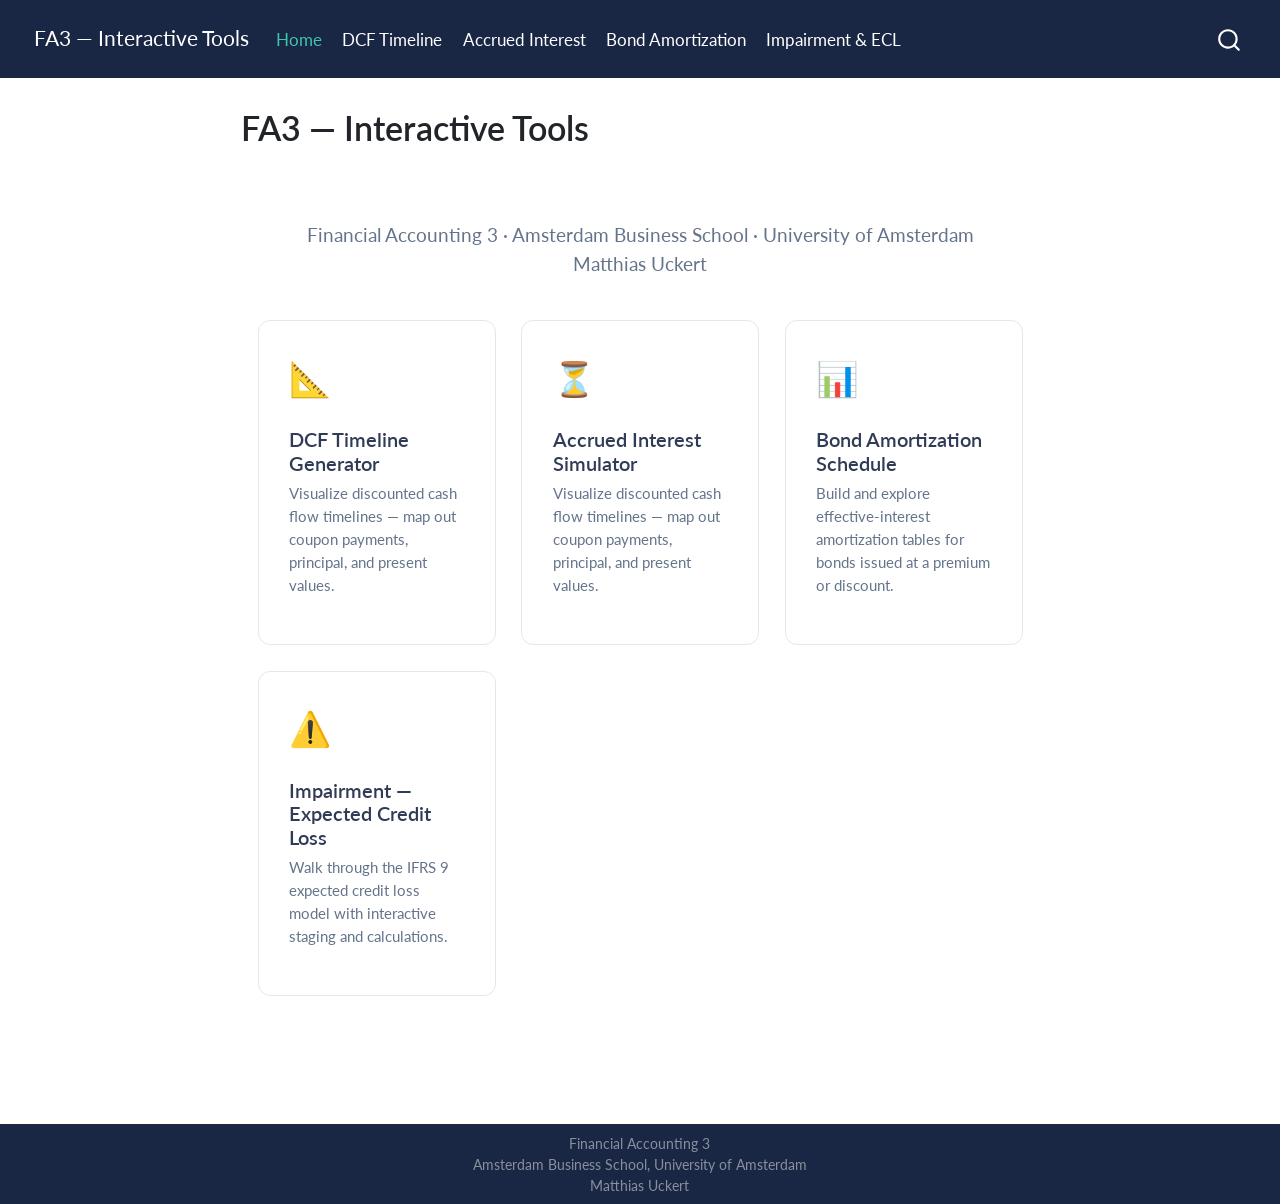
<file: docs/index.html>
<!DOCTYPE html>
<html xmlns="http://www.w3.org/1999/xhtml" lang="en" xml:lang="en"><head>

<meta charset="utf-8">
<meta name="generator" content="quarto-1.8.25">

<meta name="viewport" content="width=device-width, initial-scale=1.0, user-scalable=yes">


<title>FA3 — Interactive Tools</title>
<style>
code{white-space: pre-wrap;}
span.smallcaps{font-variant: small-caps;}
div.columns{display: flex; gap: min(4vw, 1.5em);}
div.column{flex: auto; overflow-x: auto;}
div.hanging-indent{margin-left: 1.5em; text-indent: -1.5em;}
ul.task-list{list-style: none;}
ul.task-list li input[type="checkbox"] {
  width: 0.8em;
  margin: 0 0.8em 0.2em -1em; /* quarto-specific, see https://github.com/quarto-dev/quarto-cli/issues/4556 */ 
  vertical-align: middle;
}
</style>


<script src="site_libs/quarto-nav/quarto-nav.js"></script>
<script src="site_libs/quarto-nav/headroom.min.js"></script>
<script src="site_libs/clipboard/clipboard.min.js"></script>
<script src="site_libs/quarto-search/autocomplete.umd.js"></script>
<script src="site_libs/quarto-search/fuse.min.js"></script>
<script src="site_libs/quarto-search/quarto-search.js"></script>
<meta name="quarto:offset" content="./">
<script src="site_libs/quarto-html/quarto.js" type="module"></script>
<script src="site_libs/quarto-html/tabsets/tabsets.js" type="module"></script>
<script src="site_libs/quarto-html/axe/axe-check.js" type="module"></script>
<script src="site_libs/quarto-html/popper.min.js"></script>
<script src="site_libs/quarto-html/tippy.umd.min.js"></script>
<script src="site_libs/quarto-html/anchor.min.js"></script>
<link href="site_libs/quarto-html/tippy.css" rel="stylesheet">
<link href="site_libs/quarto-html/quarto-syntax-highlighting-7b89279ff1a6dce999919e0e67d4d9ec.css" rel="stylesheet" id="quarto-text-highlighting-styles">
<script src="site_libs/bootstrap/bootstrap.min.js"></script>
<link href="site_libs/bootstrap/bootstrap-icons.css" rel="stylesheet">
<link href="site_libs/bootstrap/bootstrap-aee52d071d8a1b877ac443c0fc8f2103.min.css" rel="stylesheet" append-hash="true" id="quarto-bootstrap" data-mode="light">
<script id="quarto-search-options" type="application/json">{
  "location": "navbar",
  "copy-button": false,
  "collapse-after": 3,
  "panel-placement": "end",
  "type": "overlay",
  "limit": 50,
  "keyboard-shortcut": [
    "f",
    "/",
    "s"
  ],
  "show-item-context": false,
  "language": {
    "search-no-results-text": "No results",
    "search-matching-documents-text": "matching documents",
    "search-copy-link-title": "Copy link to search",
    "search-hide-matches-text": "Hide additional matches",
    "search-more-match-text": "more match in this document",
    "search-more-matches-text": "more matches in this document",
    "search-clear-button-title": "Clear",
    "search-text-placeholder": "",
    "search-detached-cancel-button-title": "Cancel",
    "search-submit-button-title": "Submit",
    "search-label": "Search"
  }
}</script>


<link rel="stylesheet" href="styles.css">
</head>

<body class="nav-fixed fullcontent quarto-light">

<div id="quarto-search-results"></div>
  <header id="quarto-header" class="headroom fixed-top">
    <nav class="navbar navbar-expand-lg " data-bs-theme="dark">
      <div class="navbar-container container-fluid">
      <div class="navbar-brand-container mx-auto">
    <a href="./index.html" class="navbar-brand navbar-brand-logo">
    </a>
    <a class="navbar-brand" href="./index.html">
    <span class="navbar-title">FA3 — Interactive Tools</span>
    </a>
  </div>
            <div id="quarto-search" class="" title="Search"></div>
          <button class="navbar-toggler" type="button" data-bs-toggle="collapse" data-bs-target="#navbarCollapse" aria-controls="navbarCollapse" role="menu" aria-expanded="false" aria-label="Toggle navigation" onclick="if (window.quartoToggleHeadroom) { window.quartoToggleHeadroom(); }">
  <span class="navbar-toggler-icon"></span>
</button>
          <div class="collapse navbar-collapse" id="navbarCollapse">
            <ul class="navbar-nav navbar-nav-scroll me-auto">
  <li class="nav-item">
    <a class="nav-link active" href="./index.html" aria-current="page"> 
<span class="menu-text">Home</span></a>
  </li>  
  <li class="nav-item">
    <a class="nav-link" href="./DCF-Timeline.html"> 
<span class="menu-text">DCF Timeline</span></a>
  </li>  
  <li class="nav-item">
    <a class="nav-link" href="./Accrued-Interest.html"> 
<span class="menu-text">Accrued Interest</span></a>
  </li>  
  <li class="nav-item">
    <a class="nav-link" href="./Bond-Amortization.html"> 
<span class="menu-text">Bond Amortization</span></a>
  </li>  
  <li class="nav-item">
    <a class="nav-link" href="./Impairment-ECL.html"> 
<span class="menu-text">Impairment &amp; ECL</span></a>
  </li>  
</ul>
          </div> <!-- /navcollapse -->
            <div class="quarto-navbar-tools">
</div>
      </div> <!-- /container-fluid -->
    </nav>
</header>
<!-- content -->
<div id="quarto-content" class="quarto-container page-columns page-rows-contents page-layout-article page-navbar">
<!-- sidebar -->
<!-- margin-sidebar -->
    
<!-- main -->
<main class="content" id="quarto-document-content"><header id="title-block-header" class="quarto-title-block"><h1 class="title display-7">FA3 — Interactive Tools</h1></header>




<div class="hero">
  
  <p class="subtitle">Financial Accounting 3 · Amsterdam Business School · University of Amsterdam<br>Matthias Uckert</p>

  <div class="tool-grid">
    <a href="DCF-Timeline.html" class="tool-card">
      <div class="icon">📐</div>
      <h3 class="anchored">DCF Timeline Generator</h3>
      <p>Visualize discounted cash flow timelines — map out coupon payments, principal, and present values.</p>
    </a>
    
    <a href="Accrued-Interest.html" class="tool-card">
      <div class="icon">⏳</div>
      <h3 class="anchored">Accrued Interest Simulator</h3>
      <p>Visualize discounted cash flow timelines — map out coupon payments, principal, and present values.</p>
    </a>
    
    <a href="Bond-Amortization.html" class="tool-card">
      <div class="icon">📊</div>
      <h3 class="anchored">Bond Amortization Schedule</h3>
      <p>Build and explore effective-interest amortization tables for bonds issued at a premium or discount.</p>
    </a>

    <a href="Impairment-ECL.html" class="tool-card">
      <div class="icon">⚠️</div>
      <h3 class="anchored">Impairment — Expected Credit Loss</h3>
      <p>Walk through the IFRS 9 expected credit loss model with interactive staging and calculations.</p>
    </a>
  </div>
</div>



</main> <!-- /main -->
<script id="quarto-html-after-body" type="application/javascript">
  window.document.addEventListener("DOMContentLoaded", function (event) {
    const icon = "";
    const anchorJS = new window.AnchorJS();
    anchorJS.options = {
      placement: 'right',
      icon: icon
    };
    anchorJS.add('.anchored');
    const isCodeAnnotation = (el) => {
      for (const clz of el.classList) {
        if (clz.startsWith('code-annotation-')) {                     
          return true;
        }
      }
      return false;
    }
    const onCopySuccess = function(e) {
      // button target
      const button = e.trigger;
      // don't keep focus
      button.blur();
      // flash "checked"
      button.classList.add('code-copy-button-checked');
      var currentTitle = button.getAttribute("title");
      button.setAttribute("title", "Copied!");
      let tooltip;
      if (window.bootstrap) {
        button.setAttribute("data-bs-toggle", "tooltip");
        button.setAttribute("data-bs-placement", "left");
        button.setAttribute("data-bs-title", "Copied!");
        tooltip = new bootstrap.Tooltip(button, 
          { trigger: "manual", 
            customClass: "code-copy-button-tooltip",
            offset: [0, -8]});
        tooltip.show();    
      }
      setTimeout(function() {
        if (tooltip) {
          tooltip.hide();
          button.removeAttribute("data-bs-title");
          button.removeAttribute("data-bs-toggle");
          button.removeAttribute("data-bs-placement");
        }
        button.setAttribute("title", currentTitle);
        button.classList.remove('code-copy-button-checked');
      }, 1000);
      // clear code selection
      e.clearSelection();
    }
    const getTextToCopy = function(trigger) {
      const outerScaffold = trigger.parentElement.cloneNode(true);
      const codeEl = outerScaffold.querySelector('code');
      for (const childEl of codeEl.children) {
        if (isCodeAnnotation(childEl)) {
          childEl.remove();
        }
      }
      return codeEl.innerText;
    }
    const clipboard = new window.ClipboardJS('.code-copy-button:not([data-in-quarto-modal])', {
      text: getTextToCopy
    });
    clipboard.on('success', onCopySuccess);
    if (window.document.getElementById('quarto-embedded-source-code-modal')) {
      const clipboardModal = new window.ClipboardJS('.code-copy-button[data-in-quarto-modal]', {
        text: getTextToCopy,
        container: window.document.getElementById('quarto-embedded-source-code-modal')
      });
      clipboardModal.on('success', onCopySuccess);
    }
      var localhostRegex = new RegExp(/^(?:http|https):\/\/localhost\:?[0-9]*\//);
      var mailtoRegex = new RegExp(/^mailto:/);
        var filterRegex = new RegExp('/' + window.location.host + '/');
      var isInternal = (href) => {
          return filterRegex.test(href) || localhostRegex.test(href) || mailtoRegex.test(href);
      }
      // Inspect non-navigation links and adorn them if external
     var links = window.document.querySelectorAll('a[href]:not(.nav-link):not(.navbar-brand):not(.toc-action):not(.sidebar-link):not(.sidebar-item-toggle):not(.pagination-link):not(.no-external):not([aria-hidden]):not(.dropdown-item):not(.quarto-navigation-tool):not(.about-link)');
      for (var i=0; i<links.length; i++) {
        const link = links[i];
        if (!isInternal(link.href)) {
          // undo the damage that might have been done by quarto-nav.js in the case of
          // links that we want to consider external
          if (link.dataset.originalHref !== undefined) {
            link.href = link.dataset.originalHref;
          }
        }
      }
    function tippyHover(el, contentFn, onTriggerFn, onUntriggerFn) {
      const config = {
        allowHTML: true,
        maxWidth: 500,
        delay: 100,
        arrow: false,
        appendTo: function(el) {
            return el.parentElement;
        },
        interactive: true,
        interactiveBorder: 10,
        theme: 'quarto',
        placement: 'bottom-start',
      };
      if (contentFn) {
        config.content = contentFn;
      }
      if (onTriggerFn) {
        config.onTrigger = onTriggerFn;
      }
      if (onUntriggerFn) {
        config.onUntrigger = onUntriggerFn;
      }
      window.tippy(el, config); 
    }
    const noterefs = window.document.querySelectorAll('a[role="doc-noteref"]');
    for (var i=0; i<noterefs.length; i++) {
      const ref = noterefs[i];
      tippyHover(ref, function() {
        // use id or data attribute instead here
        let href = ref.getAttribute('data-footnote-href') || ref.getAttribute('href');
        try { href = new URL(href).hash; } catch {}
        const id = href.replace(/^#\/?/, "");
        const note = window.document.getElementById(id);
        if (note) {
          return note.innerHTML;
        } else {
          return "";
        }
      });
    }
    const xrefs = window.document.querySelectorAll('a.quarto-xref');
    const processXRef = (id, note) => {
      // Strip column container classes
      const stripColumnClz = (el) => {
        el.classList.remove("page-full", "page-columns");
        if (el.children) {
          for (const child of el.children) {
            stripColumnClz(child);
          }
        }
      }
      stripColumnClz(note)
      if (id === null || id.startsWith('sec-')) {
        // Special case sections, only their first couple elements
        const container = document.createElement("div");
        if (note.children && note.children.length > 2) {
          container.appendChild(note.children[0].cloneNode(true));
          for (let i = 1; i < note.children.length; i++) {
            const child = note.children[i];
            if (child.tagName === "P" && child.innerText === "") {
              continue;
            } else {
              container.appendChild(child.cloneNode(true));
              break;
            }
          }
          if (window.Quarto?.typesetMath) {
            window.Quarto.typesetMath(container);
          }
          return container.innerHTML
        } else {
          if (window.Quarto?.typesetMath) {
            window.Quarto.typesetMath(note);
          }
          return note.innerHTML;
        }
      } else {
        // Remove any anchor links if they are present
        const anchorLink = note.querySelector('a.anchorjs-link');
        if (anchorLink) {
          anchorLink.remove();
        }
        if (window.Quarto?.typesetMath) {
          window.Quarto.typesetMath(note);
        }
        if (note.classList.contains("callout")) {
          return note.outerHTML;
        } else {
          return note.innerHTML;
        }
      }
    }
    for (var i=0; i<xrefs.length; i++) {
      const xref = xrefs[i];
      tippyHover(xref, undefined, function(instance) {
        instance.disable();
        let url = xref.getAttribute('href');
        let hash = undefined; 
        if (url.startsWith('#')) {
          hash = url;
        } else {
          try { hash = new URL(url).hash; } catch {}
        }
        if (hash) {
          const id = hash.replace(/^#\/?/, "");
          const note = window.document.getElementById(id);
          if (note !== null) {
            try {
              const html = processXRef(id, note.cloneNode(true));
              instance.setContent(html);
            } finally {
              instance.enable();
              instance.show();
            }
          } else {
            // See if we can fetch this
            fetch(url.split('#')[0])
            .then(res => res.text())
            .then(html => {
              const parser = new DOMParser();
              const htmlDoc = parser.parseFromString(html, "text/html");
              const note = htmlDoc.getElementById(id);
              if (note !== null) {
                const html = processXRef(id, note);
                instance.setContent(html);
              } 
            }).finally(() => {
              instance.enable();
              instance.show();
            });
          }
        } else {
          // See if we can fetch a full url (with no hash to target)
          // This is a special case and we should probably do some content thinning / targeting
          fetch(url)
          .then(res => res.text())
          .then(html => {
            const parser = new DOMParser();
            const htmlDoc = parser.parseFromString(html, "text/html");
            const note = htmlDoc.querySelector('main.content');
            if (note !== null) {
              // This should only happen for chapter cross references
              // (since there is no id in the URL)
              // remove the first header
              if (note.children.length > 0 && note.children[0].tagName === "HEADER") {
                note.children[0].remove();
              }
              const html = processXRef(null, note);
              instance.setContent(html);
            } 
          }).finally(() => {
            instance.enable();
            instance.show();
          });
        }
      }, function(instance) {
      });
    }
        let selectedAnnoteEl;
        const selectorForAnnotation = ( cell, annotation) => {
          let cellAttr = 'data-code-cell="' + cell + '"';
          let lineAttr = 'data-code-annotation="' +  annotation + '"';
          const selector = 'span[' + cellAttr + '][' + lineAttr + ']';
          return selector;
        }
        const selectCodeLines = (annoteEl) => {
          const doc = window.document;
          const targetCell = annoteEl.getAttribute("data-target-cell");
          const targetAnnotation = annoteEl.getAttribute("data-target-annotation");
          const annoteSpan = window.document.querySelector(selectorForAnnotation(targetCell, targetAnnotation));
          const lines = annoteSpan.getAttribute("data-code-lines").split(",");
          const lineIds = lines.map((line) => {
            return targetCell + "-" + line;
          })
          let top = null;
          let height = null;
          let parent = null;
          if (lineIds.length > 0) {
              //compute the position of the single el (top and bottom and make a div)
              const el = window.document.getElementById(lineIds[0]);
              top = el.offsetTop;
              height = el.offsetHeight;
              parent = el.parentElement.parentElement;
            if (lineIds.length > 1) {
              const lastEl = window.document.getElementById(lineIds[lineIds.length - 1]);
              const bottom = lastEl.offsetTop + lastEl.offsetHeight;
              height = bottom - top;
            }
            if (top !== null && height !== null && parent !== null) {
              // cook up a div (if necessary) and position it 
              let div = window.document.getElementById("code-annotation-line-highlight");
              if (div === null) {
                div = window.document.createElement("div");
                div.setAttribute("id", "code-annotation-line-highlight");
                div.style.position = 'absolute';
                parent.appendChild(div);
              }
              div.style.top = top - 2 + "px";
              div.style.height = height + 4 + "px";
              div.style.left = 0;
              let gutterDiv = window.document.getElementById("code-annotation-line-highlight-gutter");
              if (gutterDiv === null) {
                gutterDiv = window.document.createElement("div");
                gutterDiv.setAttribute("id", "code-annotation-line-highlight-gutter");
                gutterDiv.style.position = 'absolute';
                const codeCell = window.document.getElementById(targetCell);
                const gutter = codeCell.querySelector('.code-annotation-gutter');
                gutter.appendChild(gutterDiv);
              }
              gutterDiv.style.top = top - 2 + "px";
              gutterDiv.style.height = height + 4 + "px";
            }
            selectedAnnoteEl = annoteEl;
          }
        };
        const unselectCodeLines = () => {
          const elementsIds = ["code-annotation-line-highlight", "code-annotation-line-highlight-gutter"];
          elementsIds.forEach((elId) => {
            const div = window.document.getElementById(elId);
            if (div) {
              div.remove();
            }
          });
          selectedAnnoteEl = undefined;
        };
          // Handle positioning of the toggle
      window.addEventListener(
        "resize",
        throttle(() => {
          elRect = undefined;
          if (selectedAnnoteEl) {
            selectCodeLines(selectedAnnoteEl);
          }
        }, 10)
      );
      function throttle(fn, ms) {
      let throttle = false;
      let timer;
        return (...args) => {
          if(!throttle) { // first call gets through
              fn.apply(this, args);
              throttle = true;
          } else { // all the others get throttled
              if(timer) clearTimeout(timer); // cancel #2
              timer = setTimeout(() => {
                fn.apply(this, args);
                timer = throttle = false;
              }, ms);
          }
        };
      }
        // Attach click handler to the DT
        const annoteDls = window.document.querySelectorAll('dt[data-target-cell]');
        for (const annoteDlNode of annoteDls) {
          annoteDlNode.addEventListener('click', (event) => {
            const clickedEl = event.target;
            if (clickedEl !== selectedAnnoteEl) {
              unselectCodeLines();
              const activeEl = window.document.querySelector('dt[data-target-cell].code-annotation-active');
              if (activeEl) {
                activeEl.classList.remove('code-annotation-active');
              }
              selectCodeLines(clickedEl);
              clickedEl.classList.add('code-annotation-active');
            } else {
              // Unselect the line
              unselectCodeLines();
              clickedEl.classList.remove('code-annotation-active');
            }
          });
        }
    const findCites = (el) => {
      const parentEl = el.parentElement;
      if (parentEl) {
        const cites = parentEl.dataset.cites;
        if (cites) {
          return {
            el,
            cites: cites.split(' ')
          };
        } else {
          return findCites(el.parentElement)
        }
      } else {
        return undefined;
      }
    };
    var bibliorefs = window.document.querySelectorAll('a[role="doc-biblioref"]');
    for (var i=0; i<bibliorefs.length; i++) {
      const ref = bibliorefs[i];
      const citeInfo = findCites(ref);
      if (citeInfo) {
        tippyHover(citeInfo.el, function() {
          var popup = window.document.createElement('div');
          citeInfo.cites.forEach(function(cite) {
            var citeDiv = window.document.createElement('div');
            citeDiv.classList.add('hanging-indent');
            citeDiv.classList.add('csl-entry');
            var biblioDiv = window.document.getElementById('ref-' + cite);
            if (biblioDiv) {
              citeDiv.innerHTML = biblioDiv.innerHTML;
            }
            popup.appendChild(citeDiv);
          });
          return popup.innerHTML;
        });
      }
    }
  });
  </script>
</div> <!-- /content -->
<footer class="footer">
  <div class="nav-footer">
    <div class="nav-footer-left">
      &nbsp;
    </div>   
    <div class="nav-footer-center">
<p>Financial Accounting 3<br>Amsterdam Business School, University of Amsterdam<br>Matthias Uckert</p>
</div>
    <div class="nav-footer-right">
      &nbsp;
    </div>
  </div>
</footer>




</body></html>
</file>
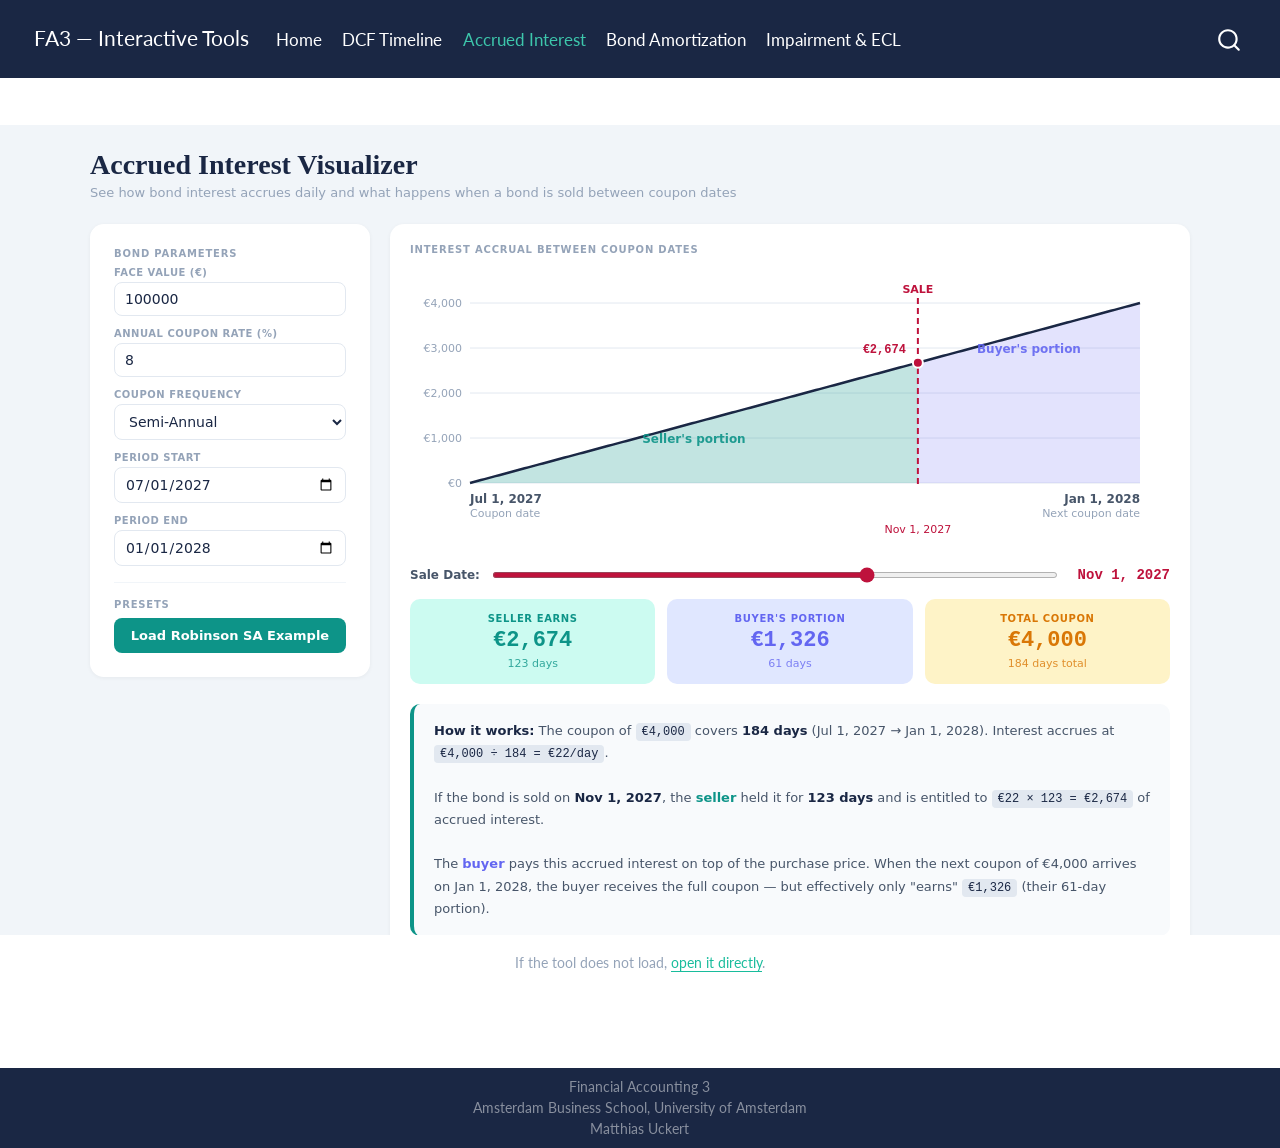
<file: docs/Accrued-Interest.html>
<!DOCTYPE html>
<html xmlns="http://www.w3.org/1999/xhtml" lang="en" xml:lang="en"><head>

<meta charset="utf-8">
<meta name="generator" content="quarto-1.8.25">

<meta name="viewport" content="width=device-width, initial-scale=1.0, user-scalable=yes">


<title>accrued-interest – FA3 — Interactive Tools</title>
<style>
code{white-space: pre-wrap;}
span.smallcaps{font-variant: small-caps;}
div.columns{display: flex; gap: min(4vw, 1.5em);}
div.column{flex: auto; overflow-x: auto;}
div.hanging-indent{margin-left: 1.5em; text-indent: -1.5em;}
ul.task-list{list-style: none;}
ul.task-list li input[type="checkbox"] {
  width: 0.8em;
  margin: 0 0.8em 0.2em -1em; /* quarto-specific, see https://github.com/quarto-dev/quarto-cli/issues/4556 */ 
  vertical-align: middle;
}
</style>


<script src="site_libs/quarto-nav/quarto-nav.js"></script>
<script src="site_libs/quarto-nav/headroom.min.js"></script>
<script src="site_libs/clipboard/clipboard.min.js"></script>
<script src="site_libs/quarto-search/autocomplete.umd.js"></script>
<script src="site_libs/quarto-search/fuse.min.js"></script>
<script src="site_libs/quarto-search/quarto-search.js"></script>
<meta name="quarto:offset" content="./">
<script src="site_libs/quarto-html/quarto.js" type="module"></script>
<script src="site_libs/quarto-html/tabsets/tabsets.js" type="module"></script>
<script src="site_libs/quarto-html/axe/axe-check.js" type="module"></script>
<script src="site_libs/quarto-html/popper.min.js"></script>
<script src="site_libs/quarto-html/tippy.umd.min.js"></script>
<script src="site_libs/quarto-html/anchor.min.js"></script>
<link href="site_libs/quarto-html/tippy.css" rel="stylesheet">
<link href="site_libs/quarto-html/quarto-syntax-highlighting-7b89279ff1a6dce999919e0e67d4d9ec.css" rel="stylesheet" id="quarto-text-highlighting-styles">
<script src="site_libs/bootstrap/bootstrap.min.js"></script>
<link href="site_libs/bootstrap/bootstrap-icons.css" rel="stylesheet">
<link href="site_libs/bootstrap/bootstrap-aee52d071d8a1b877ac443c0fc8f2103.min.css" rel="stylesheet" append-hash="true" id="quarto-bootstrap" data-mode="light">
<script id="quarto-search-options" type="application/json">{
  "location": "navbar",
  "copy-button": false,
  "collapse-after": 3,
  "panel-placement": "end",
  "type": "overlay",
  "limit": 50,
  "keyboard-shortcut": [
    "f",
    "/",
    "s"
  ],
  "show-item-context": false,
  "language": {
    "search-no-results-text": "No results",
    "search-matching-documents-text": "matching documents",
    "search-copy-link-title": "Copy link to search",
    "search-hide-matches-text": "Hide additional matches",
    "search-more-match-text": "more match in this document",
    "search-more-matches-text": "more matches in this document",
    "search-clear-button-title": "Clear",
    "search-text-placeholder": "",
    "search-detached-cancel-button-title": "Cancel",
    "search-submit-button-title": "Submit",
    "search-label": "Search"
  }
}</script>


<link rel="stylesheet" href="styles.css">
</head>

<body class="nav-fixed fullcontent quarto-light">

<div id="quarto-search-results"></div>
  <header id="quarto-header" class="headroom fixed-top">
    <nav class="navbar navbar-expand-lg " data-bs-theme="dark">
      <div class="navbar-container container-fluid">
      <div class="navbar-brand-container mx-auto">
    <a href="./index.html" class="navbar-brand navbar-brand-logo">
    </a>
    <a class="navbar-brand" href="./index.html">
    <span class="navbar-title">FA3 — Interactive Tools</span>
    </a>
  </div>
            <div id="quarto-search" class="" title="Search"></div>
          <button class="navbar-toggler" type="button" data-bs-toggle="collapse" data-bs-target="#navbarCollapse" aria-controls="navbarCollapse" role="menu" aria-expanded="false" aria-label="Toggle navigation" onclick="if (window.quartoToggleHeadroom) { window.quartoToggleHeadroom(); }">
  <span class="navbar-toggler-icon"></span>
</button>
          <div class="collapse navbar-collapse" id="navbarCollapse">
            <ul class="navbar-nav navbar-nav-scroll me-auto">
  <li class="nav-item">
    <a class="nav-link" href="./index.html"> 
<span class="menu-text">Home</span></a>
  </li>  
  <li class="nav-item">
    <a class="nav-link" href="./DCF-Timeline.html"> 
<span class="menu-text">DCF Timeline</span></a>
  </li>  
  <li class="nav-item">
    <a class="nav-link active" href="./Accrued-Interest.html" aria-current="page"> 
<span class="menu-text">Accrued Interest</span></a>
  </li>  
  <li class="nav-item">
    <a class="nav-link" href="./Bond-Amortization.html"> 
<span class="menu-text">Bond Amortization</span></a>
  </li>  
  <li class="nav-item">
    <a class="nav-link" href="./Impairment-ECL.html"> 
<span class="menu-text">Impairment &amp; ECL</span></a>
  </li>  
</ul>
          </div> <!-- /navcollapse -->
            <div class="quarto-navbar-tools">
</div>
      </div> <!-- /container-fluid -->
    </nav>
</header>
<!-- content -->
<div id="quarto-content" class="quarto-container page-columns page-rows-contents page-layout-article page-navbar">
<!-- sidebar -->
<!-- margin-sidebar -->
    
<!-- main -->
<main class="content" id="quarto-document-content"><header id="title-block-header" class="quarto-title-block"></header>




<iframe class="tool-embed" src="tools/Accrued-Interest-Visualizer-V1.html"></iframe>
<p class="embed-note">If the tool does not load, <a href="tools/Accrued-Interest-Visualizer-V1.html" target="_blank">open it directly</a>.</p>



</main> <!-- /main -->
<script id="quarto-html-after-body" type="application/javascript">
  window.document.addEventListener("DOMContentLoaded", function (event) {
    const icon = "";
    const anchorJS = new window.AnchorJS();
    anchorJS.options = {
      placement: 'right',
      icon: icon
    };
    anchorJS.add('.anchored');
    const isCodeAnnotation = (el) => {
      for (const clz of el.classList) {
        if (clz.startsWith('code-annotation-')) {                     
          return true;
        }
      }
      return false;
    }
    const onCopySuccess = function(e) {
      // button target
      const button = e.trigger;
      // don't keep focus
      button.blur();
      // flash "checked"
      button.classList.add('code-copy-button-checked');
      var currentTitle = button.getAttribute("title");
      button.setAttribute("title", "Copied!");
      let tooltip;
      if (window.bootstrap) {
        button.setAttribute("data-bs-toggle", "tooltip");
        button.setAttribute("data-bs-placement", "left");
        button.setAttribute("data-bs-title", "Copied!");
        tooltip = new bootstrap.Tooltip(button, 
          { trigger: "manual", 
            customClass: "code-copy-button-tooltip",
            offset: [0, -8]});
        tooltip.show();    
      }
      setTimeout(function() {
        if (tooltip) {
          tooltip.hide();
          button.removeAttribute("data-bs-title");
          button.removeAttribute("data-bs-toggle");
          button.removeAttribute("data-bs-placement");
        }
        button.setAttribute("title", currentTitle);
        button.classList.remove('code-copy-button-checked');
      }, 1000);
      // clear code selection
      e.clearSelection();
    }
    const getTextToCopy = function(trigger) {
      const outerScaffold = trigger.parentElement.cloneNode(true);
      const codeEl = outerScaffold.querySelector('code');
      for (const childEl of codeEl.children) {
        if (isCodeAnnotation(childEl)) {
          childEl.remove();
        }
      }
      return codeEl.innerText;
    }
    const clipboard = new window.ClipboardJS('.code-copy-button:not([data-in-quarto-modal])', {
      text: getTextToCopy
    });
    clipboard.on('success', onCopySuccess);
    if (window.document.getElementById('quarto-embedded-source-code-modal')) {
      const clipboardModal = new window.ClipboardJS('.code-copy-button[data-in-quarto-modal]', {
        text: getTextToCopy,
        container: window.document.getElementById('quarto-embedded-source-code-modal')
      });
      clipboardModal.on('success', onCopySuccess);
    }
      var localhostRegex = new RegExp(/^(?:http|https):\/\/localhost\:?[0-9]*\//);
      var mailtoRegex = new RegExp(/^mailto:/);
        var filterRegex = new RegExp('/' + window.location.host + '/');
      var isInternal = (href) => {
          return filterRegex.test(href) || localhostRegex.test(href) || mailtoRegex.test(href);
      }
      // Inspect non-navigation links and adorn them if external
     var links = window.document.querySelectorAll('a[href]:not(.nav-link):not(.navbar-brand):not(.toc-action):not(.sidebar-link):not(.sidebar-item-toggle):not(.pagination-link):not(.no-external):not([aria-hidden]):not(.dropdown-item):not(.quarto-navigation-tool):not(.about-link)');
      for (var i=0; i<links.length; i++) {
        const link = links[i];
        if (!isInternal(link.href)) {
          // undo the damage that might have been done by quarto-nav.js in the case of
          // links that we want to consider external
          if (link.dataset.originalHref !== undefined) {
            link.href = link.dataset.originalHref;
          }
        }
      }
    function tippyHover(el, contentFn, onTriggerFn, onUntriggerFn) {
      const config = {
        allowHTML: true,
        maxWidth: 500,
        delay: 100,
        arrow: false,
        appendTo: function(el) {
            return el.parentElement;
        },
        interactive: true,
        interactiveBorder: 10,
        theme: 'quarto',
        placement: 'bottom-start',
      };
      if (contentFn) {
        config.content = contentFn;
      }
      if (onTriggerFn) {
        config.onTrigger = onTriggerFn;
      }
      if (onUntriggerFn) {
        config.onUntrigger = onUntriggerFn;
      }
      window.tippy(el, config); 
    }
    const noterefs = window.document.querySelectorAll('a[role="doc-noteref"]');
    for (var i=0; i<noterefs.length; i++) {
      const ref = noterefs[i];
      tippyHover(ref, function() {
        // use id or data attribute instead here
        let href = ref.getAttribute('data-footnote-href') || ref.getAttribute('href');
        try { href = new URL(href).hash; } catch {}
        const id = href.replace(/^#\/?/, "");
        const note = window.document.getElementById(id);
        if (note) {
          return note.innerHTML;
        } else {
          return "";
        }
      });
    }
    const xrefs = window.document.querySelectorAll('a.quarto-xref');
    const processXRef = (id, note) => {
      // Strip column container classes
      const stripColumnClz = (el) => {
        el.classList.remove("page-full", "page-columns");
        if (el.children) {
          for (const child of el.children) {
            stripColumnClz(child);
          }
        }
      }
      stripColumnClz(note)
      if (id === null || id.startsWith('sec-')) {
        // Special case sections, only their first couple elements
        const container = document.createElement("div");
        if (note.children && note.children.length > 2) {
          container.appendChild(note.children[0].cloneNode(true));
          for (let i = 1; i < note.children.length; i++) {
            const child = note.children[i];
            if (child.tagName === "P" && child.innerText === "") {
              continue;
            } else {
              container.appendChild(child.cloneNode(true));
              break;
            }
          }
          if (window.Quarto?.typesetMath) {
            window.Quarto.typesetMath(container);
          }
          return container.innerHTML
        } else {
          if (window.Quarto?.typesetMath) {
            window.Quarto.typesetMath(note);
          }
          return note.innerHTML;
        }
      } else {
        // Remove any anchor links if they are present
        const anchorLink = note.querySelector('a.anchorjs-link');
        if (anchorLink) {
          anchorLink.remove();
        }
        if (window.Quarto?.typesetMath) {
          window.Quarto.typesetMath(note);
        }
        if (note.classList.contains("callout")) {
          return note.outerHTML;
        } else {
          return note.innerHTML;
        }
      }
    }
    for (var i=0; i<xrefs.length; i++) {
      const xref = xrefs[i];
      tippyHover(xref, undefined, function(instance) {
        instance.disable();
        let url = xref.getAttribute('href');
        let hash = undefined; 
        if (url.startsWith('#')) {
          hash = url;
        } else {
          try { hash = new URL(url).hash; } catch {}
        }
        if (hash) {
          const id = hash.replace(/^#\/?/, "");
          const note = window.document.getElementById(id);
          if (note !== null) {
            try {
              const html = processXRef(id, note.cloneNode(true));
              instance.setContent(html);
            } finally {
              instance.enable();
              instance.show();
            }
          } else {
            // See if we can fetch this
            fetch(url.split('#')[0])
            .then(res => res.text())
            .then(html => {
              const parser = new DOMParser();
              const htmlDoc = parser.parseFromString(html, "text/html");
              const note = htmlDoc.getElementById(id);
              if (note !== null) {
                const html = processXRef(id, note);
                instance.setContent(html);
              } 
            }).finally(() => {
              instance.enable();
              instance.show();
            });
          }
        } else {
          // See if we can fetch a full url (with no hash to target)
          // This is a special case and we should probably do some content thinning / targeting
          fetch(url)
          .then(res => res.text())
          .then(html => {
            const parser = new DOMParser();
            const htmlDoc = parser.parseFromString(html, "text/html");
            const note = htmlDoc.querySelector('main.content');
            if (note !== null) {
              // This should only happen for chapter cross references
              // (since there is no id in the URL)
              // remove the first header
              if (note.children.length > 0 && note.children[0].tagName === "HEADER") {
                note.children[0].remove();
              }
              const html = processXRef(null, note);
              instance.setContent(html);
            } 
          }).finally(() => {
            instance.enable();
            instance.show();
          });
        }
      }, function(instance) {
      });
    }
        let selectedAnnoteEl;
        const selectorForAnnotation = ( cell, annotation) => {
          let cellAttr = 'data-code-cell="' + cell + '"';
          let lineAttr = 'data-code-annotation="' +  annotation + '"';
          const selector = 'span[' + cellAttr + '][' + lineAttr + ']';
          return selector;
        }
        const selectCodeLines = (annoteEl) => {
          const doc = window.document;
          const targetCell = annoteEl.getAttribute("data-target-cell");
          const targetAnnotation = annoteEl.getAttribute("data-target-annotation");
          const annoteSpan = window.document.querySelector(selectorForAnnotation(targetCell, targetAnnotation));
          const lines = annoteSpan.getAttribute("data-code-lines").split(",");
          const lineIds = lines.map((line) => {
            return targetCell + "-" + line;
          })
          let top = null;
          let height = null;
          let parent = null;
          if (lineIds.length > 0) {
              //compute the position of the single el (top and bottom and make a div)
              const el = window.document.getElementById(lineIds[0]);
              top = el.offsetTop;
              height = el.offsetHeight;
              parent = el.parentElement.parentElement;
            if (lineIds.length > 1) {
              const lastEl = window.document.getElementById(lineIds[lineIds.length - 1]);
              const bottom = lastEl.offsetTop + lastEl.offsetHeight;
              height = bottom - top;
            }
            if (top !== null && height !== null && parent !== null) {
              // cook up a div (if necessary) and position it 
              let div = window.document.getElementById("code-annotation-line-highlight");
              if (div === null) {
                div = window.document.createElement("div");
                div.setAttribute("id", "code-annotation-line-highlight");
                div.style.position = 'absolute';
                parent.appendChild(div);
              }
              div.style.top = top - 2 + "px";
              div.style.height = height + 4 + "px";
              div.style.left = 0;
              let gutterDiv = window.document.getElementById("code-annotation-line-highlight-gutter");
              if (gutterDiv === null) {
                gutterDiv = window.document.createElement("div");
                gutterDiv.setAttribute("id", "code-annotation-line-highlight-gutter");
                gutterDiv.style.position = 'absolute';
                const codeCell = window.document.getElementById(targetCell);
                const gutter = codeCell.querySelector('.code-annotation-gutter');
                gutter.appendChild(gutterDiv);
              }
              gutterDiv.style.top = top - 2 + "px";
              gutterDiv.style.height = height + 4 + "px";
            }
            selectedAnnoteEl = annoteEl;
          }
        };
        const unselectCodeLines = () => {
          const elementsIds = ["code-annotation-line-highlight", "code-annotation-line-highlight-gutter"];
          elementsIds.forEach((elId) => {
            const div = window.document.getElementById(elId);
            if (div) {
              div.remove();
            }
          });
          selectedAnnoteEl = undefined;
        };
          // Handle positioning of the toggle
      window.addEventListener(
        "resize",
        throttle(() => {
          elRect = undefined;
          if (selectedAnnoteEl) {
            selectCodeLines(selectedAnnoteEl);
          }
        }, 10)
      );
      function throttle(fn, ms) {
      let throttle = false;
      let timer;
        return (...args) => {
          if(!throttle) { // first call gets through
              fn.apply(this, args);
              throttle = true;
          } else { // all the others get throttled
              if(timer) clearTimeout(timer); // cancel #2
              timer = setTimeout(() => {
                fn.apply(this, args);
                timer = throttle = false;
              }, ms);
          }
        };
      }
        // Attach click handler to the DT
        const annoteDls = window.document.querySelectorAll('dt[data-target-cell]');
        for (const annoteDlNode of annoteDls) {
          annoteDlNode.addEventListener('click', (event) => {
            const clickedEl = event.target;
            if (clickedEl !== selectedAnnoteEl) {
              unselectCodeLines();
              const activeEl = window.document.querySelector('dt[data-target-cell].code-annotation-active');
              if (activeEl) {
                activeEl.classList.remove('code-annotation-active');
              }
              selectCodeLines(clickedEl);
              clickedEl.classList.add('code-annotation-active');
            } else {
              // Unselect the line
              unselectCodeLines();
              clickedEl.classList.remove('code-annotation-active');
            }
          });
        }
    const findCites = (el) => {
      const parentEl = el.parentElement;
      if (parentEl) {
        const cites = parentEl.dataset.cites;
        if (cites) {
          return {
            el,
            cites: cites.split(' ')
          };
        } else {
          return findCites(el.parentElement)
        }
      } else {
        return undefined;
      }
    };
    var bibliorefs = window.document.querySelectorAll('a[role="doc-biblioref"]');
    for (var i=0; i<bibliorefs.length; i++) {
      const ref = bibliorefs[i];
      const citeInfo = findCites(ref);
      if (citeInfo) {
        tippyHover(citeInfo.el, function() {
          var popup = window.document.createElement('div');
          citeInfo.cites.forEach(function(cite) {
            var citeDiv = window.document.createElement('div');
            citeDiv.classList.add('hanging-indent');
            citeDiv.classList.add('csl-entry');
            var biblioDiv = window.document.getElementById('ref-' + cite);
            if (biblioDiv) {
              citeDiv.innerHTML = biblioDiv.innerHTML;
            }
            popup.appendChild(citeDiv);
          });
          return popup.innerHTML;
        });
      }
    }
  });
  </script>
</div> <!-- /content -->
<footer class="footer">
  <div class="nav-footer">
    <div class="nav-footer-left">
      &nbsp;
    </div>   
    <div class="nav-footer-center">
<p>Financial Accounting 3<br>Amsterdam Business School, University of Amsterdam<br>Matthias Uckert</p>
</div>
    <div class="nav-footer-right">
      &nbsp;
    </div>
  </div>
</footer>




</body></html>
</file>
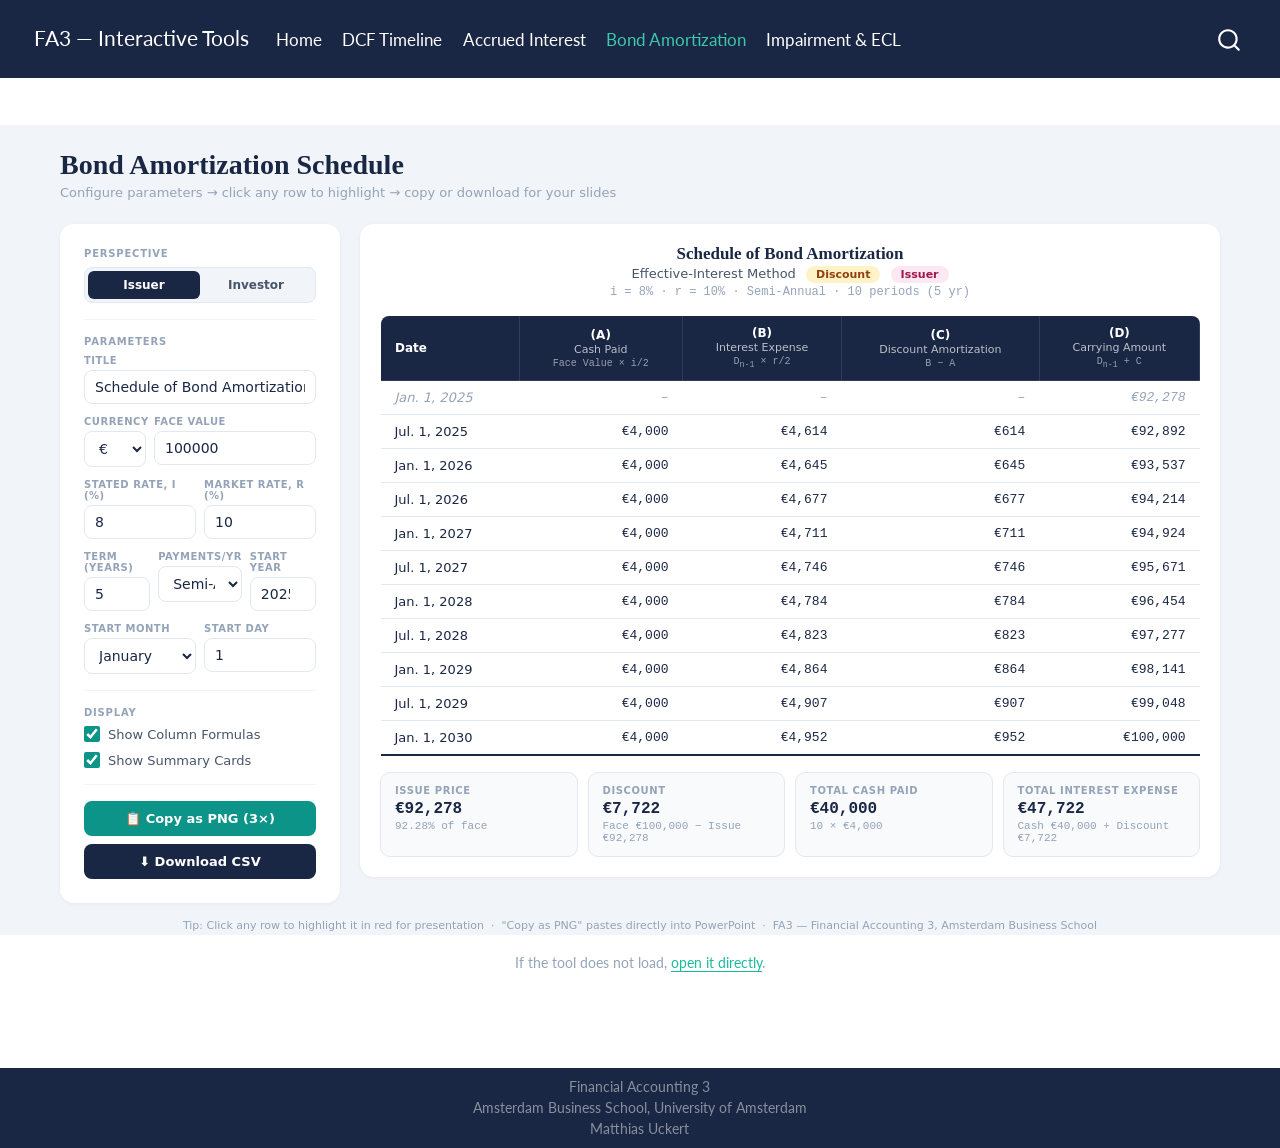
<file: docs/bond-amortization.html>
<!DOCTYPE html>
<html xmlns="http://www.w3.org/1999/xhtml" lang="en" xml:lang="en"><head>

<meta charset="utf-8">
<meta name="generator" content="quarto-1.8.25">

<meta name="viewport" content="width=device-width, initial-scale=1.0, user-scalable=yes">


<title>bond-amortization – FA3 — Interactive Tools</title>
<style>
code{white-space: pre-wrap;}
span.smallcaps{font-variant: small-caps;}
div.columns{display: flex; gap: min(4vw, 1.5em);}
div.column{flex: auto; overflow-x: auto;}
div.hanging-indent{margin-left: 1.5em; text-indent: -1.5em;}
ul.task-list{list-style: none;}
ul.task-list li input[type="checkbox"] {
  width: 0.8em;
  margin: 0 0.8em 0.2em -1em; /* quarto-specific, see https://github.com/quarto-dev/quarto-cli/issues/4556 */ 
  vertical-align: middle;
}
</style>


<script src="site_libs/quarto-nav/quarto-nav.js"></script>
<script src="site_libs/quarto-nav/headroom.min.js"></script>
<script src="site_libs/clipboard/clipboard.min.js"></script>
<script src="site_libs/quarto-search/autocomplete.umd.js"></script>
<script src="site_libs/quarto-search/fuse.min.js"></script>
<script src="site_libs/quarto-search/quarto-search.js"></script>
<meta name="quarto:offset" content="./">
<script src="site_libs/quarto-html/quarto.js" type="module"></script>
<script src="site_libs/quarto-html/tabsets/tabsets.js" type="module"></script>
<script src="site_libs/quarto-html/axe/axe-check.js" type="module"></script>
<script src="site_libs/quarto-html/popper.min.js"></script>
<script src="site_libs/quarto-html/tippy.umd.min.js"></script>
<script src="site_libs/quarto-html/anchor.min.js"></script>
<link href="site_libs/quarto-html/tippy.css" rel="stylesheet">
<link href="site_libs/quarto-html/quarto-syntax-highlighting-7b89279ff1a6dce999919e0e67d4d9ec.css" rel="stylesheet" id="quarto-text-highlighting-styles">
<script src="site_libs/bootstrap/bootstrap.min.js"></script>
<link href="site_libs/bootstrap/bootstrap-icons.css" rel="stylesheet">
<link href="site_libs/bootstrap/bootstrap-aee52d071d8a1b877ac443c0fc8f2103.min.css" rel="stylesheet" append-hash="true" id="quarto-bootstrap" data-mode="light">
<script id="quarto-search-options" type="application/json">{
  "location": "navbar",
  "copy-button": false,
  "collapse-after": 3,
  "panel-placement": "end",
  "type": "overlay",
  "limit": 50,
  "keyboard-shortcut": [
    "f",
    "/",
    "s"
  ],
  "show-item-context": false,
  "language": {
    "search-no-results-text": "No results",
    "search-matching-documents-text": "matching documents",
    "search-copy-link-title": "Copy link to search",
    "search-hide-matches-text": "Hide additional matches",
    "search-more-match-text": "more match in this document",
    "search-more-matches-text": "more matches in this document",
    "search-clear-button-title": "Clear",
    "search-text-placeholder": "",
    "search-detached-cancel-button-title": "Cancel",
    "search-submit-button-title": "Submit",
    "search-label": "Search"
  }
}</script>


<link rel="stylesheet" href="styles.css">
</head>

<body class="nav-fixed fullcontent quarto-light">

<div id="quarto-search-results"></div>
  <header id="quarto-header" class="headroom fixed-top">
    <nav class="navbar navbar-expand-lg " data-bs-theme="dark">
      <div class="navbar-container container-fluid">
      <div class="navbar-brand-container mx-auto">
    <a href="./index.html" class="navbar-brand navbar-brand-logo">
    </a>
    <a class="navbar-brand" href="./index.html">
    <span class="navbar-title">FA3 — Interactive Tools</span>
    </a>
  </div>
            <div id="quarto-search" class="" title="Search"></div>
          <button class="navbar-toggler" type="button" data-bs-toggle="collapse" data-bs-target="#navbarCollapse" aria-controls="navbarCollapse" role="menu" aria-expanded="false" aria-label="Toggle navigation" onclick="if (window.quartoToggleHeadroom) { window.quartoToggleHeadroom(); }">
  <span class="navbar-toggler-icon"></span>
</button>
          <div class="collapse navbar-collapse" id="navbarCollapse">
            <ul class="navbar-nav navbar-nav-scroll me-auto">
  <li class="nav-item">
    <a class="nav-link" href="./index.html"> 
<span class="menu-text">Home</span></a>
  </li>  
  <li class="nav-item">
    <a class="nav-link" href="./DCF-Timeline.html"> 
<span class="menu-text">DCF Timeline</span></a>
  </li>  
  <li class="nav-item">
    <a class="nav-link" href="./Accrued-Interest.html"> 
<span class="menu-text">Accrued Interest</span></a>
  </li>  
  <li class="nav-item">
    <a class="nav-link active" href="./Bond-Amortization.html" aria-current="page"> 
<span class="menu-text">Bond Amortization</span></a>
  </li>  
  <li class="nav-item">
    <a class="nav-link" href="./Impairment-ECL.html"> 
<span class="menu-text">Impairment &amp; ECL</span></a>
  </li>  
</ul>
          </div> <!-- /navcollapse -->
            <div class="quarto-navbar-tools">
</div>
      </div> <!-- /container-fluid -->
    </nav>
</header>
<!-- content -->
<div id="quarto-content" class="quarto-container page-columns page-rows-contents page-layout-article page-navbar">
<!-- sidebar -->
<!-- margin-sidebar -->
    
<!-- main -->
<main class="content" id="quarto-document-content"><header id="title-block-header" class="quarto-title-block"></header>




<iframe class="tool-embed" src="tools/Bond-Amortization-Schedule-V1.html"></iframe>
<p class="embed-note">If the tool does not load, <a href="tools/Bond-Amortization-Schedule-V1.html" target="_blank">open it directly</a>.</p>



</main> <!-- /main -->
<script id="quarto-html-after-body" type="application/javascript">
  window.document.addEventListener("DOMContentLoaded", function (event) {
    const icon = "";
    const anchorJS = new window.AnchorJS();
    anchorJS.options = {
      placement: 'right',
      icon: icon
    };
    anchorJS.add('.anchored');
    const isCodeAnnotation = (el) => {
      for (const clz of el.classList) {
        if (clz.startsWith('code-annotation-')) {                     
          return true;
        }
      }
      return false;
    }
    const onCopySuccess = function(e) {
      // button target
      const button = e.trigger;
      // don't keep focus
      button.blur();
      // flash "checked"
      button.classList.add('code-copy-button-checked');
      var currentTitle = button.getAttribute("title");
      button.setAttribute("title", "Copied!");
      let tooltip;
      if (window.bootstrap) {
        button.setAttribute("data-bs-toggle", "tooltip");
        button.setAttribute("data-bs-placement", "left");
        button.setAttribute("data-bs-title", "Copied!");
        tooltip = new bootstrap.Tooltip(button, 
          { trigger: "manual", 
            customClass: "code-copy-button-tooltip",
            offset: [0, -8]});
        tooltip.show();    
      }
      setTimeout(function() {
        if (tooltip) {
          tooltip.hide();
          button.removeAttribute("data-bs-title");
          button.removeAttribute("data-bs-toggle");
          button.removeAttribute("data-bs-placement");
        }
        button.setAttribute("title", currentTitle);
        button.classList.remove('code-copy-button-checked');
      }, 1000);
      // clear code selection
      e.clearSelection();
    }
    const getTextToCopy = function(trigger) {
      const outerScaffold = trigger.parentElement.cloneNode(true);
      const codeEl = outerScaffold.querySelector('code');
      for (const childEl of codeEl.children) {
        if (isCodeAnnotation(childEl)) {
          childEl.remove();
        }
      }
      return codeEl.innerText;
    }
    const clipboard = new window.ClipboardJS('.code-copy-button:not([data-in-quarto-modal])', {
      text: getTextToCopy
    });
    clipboard.on('success', onCopySuccess);
    if (window.document.getElementById('quarto-embedded-source-code-modal')) {
      const clipboardModal = new window.ClipboardJS('.code-copy-button[data-in-quarto-modal]', {
        text: getTextToCopy,
        container: window.document.getElementById('quarto-embedded-source-code-modal')
      });
      clipboardModal.on('success', onCopySuccess);
    }
      var localhostRegex = new RegExp(/^(?:http|https):\/\/localhost\:?[0-9]*\//);
      var mailtoRegex = new RegExp(/^mailto:/);
        var filterRegex = new RegExp('/' + window.location.host + '/');
      var isInternal = (href) => {
          return filterRegex.test(href) || localhostRegex.test(href) || mailtoRegex.test(href);
      }
      // Inspect non-navigation links and adorn them if external
     var links = window.document.querySelectorAll('a[href]:not(.nav-link):not(.navbar-brand):not(.toc-action):not(.sidebar-link):not(.sidebar-item-toggle):not(.pagination-link):not(.no-external):not([aria-hidden]):not(.dropdown-item):not(.quarto-navigation-tool):not(.about-link)');
      for (var i=0; i<links.length; i++) {
        const link = links[i];
        if (!isInternal(link.href)) {
          // undo the damage that might have been done by quarto-nav.js in the case of
          // links that we want to consider external
          if (link.dataset.originalHref !== undefined) {
            link.href = link.dataset.originalHref;
          }
        }
      }
    function tippyHover(el, contentFn, onTriggerFn, onUntriggerFn) {
      const config = {
        allowHTML: true,
        maxWidth: 500,
        delay: 100,
        arrow: false,
        appendTo: function(el) {
            return el.parentElement;
        },
        interactive: true,
        interactiveBorder: 10,
        theme: 'quarto',
        placement: 'bottom-start',
      };
      if (contentFn) {
        config.content = contentFn;
      }
      if (onTriggerFn) {
        config.onTrigger = onTriggerFn;
      }
      if (onUntriggerFn) {
        config.onUntrigger = onUntriggerFn;
      }
      window.tippy(el, config); 
    }
    const noterefs = window.document.querySelectorAll('a[role="doc-noteref"]');
    for (var i=0; i<noterefs.length; i++) {
      const ref = noterefs[i];
      tippyHover(ref, function() {
        // use id or data attribute instead here
        let href = ref.getAttribute('data-footnote-href') || ref.getAttribute('href');
        try { href = new URL(href).hash; } catch {}
        const id = href.replace(/^#\/?/, "");
        const note = window.document.getElementById(id);
        if (note) {
          return note.innerHTML;
        } else {
          return "";
        }
      });
    }
    const xrefs = window.document.querySelectorAll('a.quarto-xref');
    const processXRef = (id, note) => {
      // Strip column container classes
      const stripColumnClz = (el) => {
        el.classList.remove("page-full", "page-columns");
        if (el.children) {
          for (const child of el.children) {
            stripColumnClz(child);
          }
        }
      }
      stripColumnClz(note)
      if (id === null || id.startsWith('sec-')) {
        // Special case sections, only their first couple elements
        const container = document.createElement("div");
        if (note.children && note.children.length > 2) {
          container.appendChild(note.children[0].cloneNode(true));
          for (let i = 1; i < note.children.length; i++) {
            const child = note.children[i];
            if (child.tagName === "P" && child.innerText === "") {
              continue;
            } else {
              container.appendChild(child.cloneNode(true));
              break;
            }
          }
          if (window.Quarto?.typesetMath) {
            window.Quarto.typesetMath(container);
          }
          return container.innerHTML
        } else {
          if (window.Quarto?.typesetMath) {
            window.Quarto.typesetMath(note);
          }
          return note.innerHTML;
        }
      } else {
        // Remove any anchor links if they are present
        const anchorLink = note.querySelector('a.anchorjs-link');
        if (anchorLink) {
          anchorLink.remove();
        }
        if (window.Quarto?.typesetMath) {
          window.Quarto.typesetMath(note);
        }
        if (note.classList.contains("callout")) {
          return note.outerHTML;
        } else {
          return note.innerHTML;
        }
      }
    }
    for (var i=0; i<xrefs.length; i++) {
      const xref = xrefs[i];
      tippyHover(xref, undefined, function(instance) {
        instance.disable();
        let url = xref.getAttribute('href');
        let hash = undefined; 
        if (url.startsWith('#')) {
          hash = url;
        } else {
          try { hash = new URL(url).hash; } catch {}
        }
        if (hash) {
          const id = hash.replace(/^#\/?/, "");
          const note = window.document.getElementById(id);
          if (note !== null) {
            try {
              const html = processXRef(id, note.cloneNode(true));
              instance.setContent(html);
            } finally {
              instance.enable();
              instance.show();
            }
          } else {
            // See if we can fetch this
            fetch(url.split('#')[0])
            .then(res => res.text())
            .then(html => {
              const parser = new DOMParser();
              const htmlDoc = parser.parseFromString(html, "text/html");
              const note = htmlDoc.getElementById(id);
              if (note !== null) {
                const html = processXRef(id, note);
                instance.setContent(html);
              } 
            }).finally(() => {
              instance.enable();
              instance.show();
            });
          }
        } else {
          // See if we can fetch a full url (with no hash to target)
          // This is a special case and we should probably do some content thinning / targeting
          fetch(url)
          .then(res => res.text())
          .then(html => {
            const parser = new DOMParser();
            const htmlDoc = parser.parseFromString(html, "text/html");
            const note = htmlDoc.querySelector('main.content');
            if (note !== null) {
              // This should only happen for chapter cross references
              // (since there is no id in the URL)
              // remove the first header
              if (note.children.length > 0 && note.children[0].tagName === "HEADER") {
                note.children[0].remove();
              }
              const html = processXRef(null, note);
              instance.setContent(html);
            } 
          }).finally(() => {
            instance.enable();
            instance.show();
          });
        }
      }, function(instance) {
      });
    }
        let selectedAnnoteEl;
        const selectorForAnnotation = ( cell, annotation) => {
          let cellAttr = 'data-code-cell="' + cell + '"';
          let lineAttr = 'data-code-annotation="' +  annotation + '"';
          const selector = 'span[' + cellAttr + '][' + lineAttr + ']';
          return selector;
        }
        const selectCodeLines = (annoteEl) => {
          const doc = window.document;
          const targetCell = annoteEl.getAttribute("data-target-cell");
          const targetAnnotation = annoteEl.getAttribute("data-target-annotation");
          const annoteSpan = window.document.querySelector(selectorForAnnotation(targetCell, targetAnnotation));
          const lines = annoteSpan.getAttribute("data-code-lines").split(",");
          const lineIds = lines.map((line) => {
            return targetCell + "-" + line;
          })
          let top = null;
          let height = null;
          let parent = null;
          if (lineIds.length > 0) {
              //compute the position of the single el (top and bottom and make a div)
              const el = window.document.getElementById(lineIds[0]);
              top = el.offsetTop;
              height = el.offsetHeight;
              parent = el.parentElement.parentElement;
            if (lineIds.length > 1) {
              const lastEl = window.document.getElementById(lineIds[lineIds.length - 1]);
              const bottom = lastEl.offsetTop + lastEl.offsetHeight;
              height = bottom - top;
            }
            if (top !== null && height !== null && parent !== null) {
              // cook up a div (if necessary) and position it 
              let div = window.document.getElementById("code-annotation-line-highlight");
              if (div === null) {
                div = window.document.createElement("div");
                div.setAttribute("id", "code-annotation-line-highlight");
                div.style.position = 'absolute';
                parent.appendChild(div);
              }
              div.style.top = top - 2 + "px";
              div.style.height = height + 4 + "px";
              div.style.left = 0;
              let gutterDiv = window.document.getElementById("code-annotation-line-highlight-gutter");
              if (gutterDiv === null) {
                gutterDiv = window.document.createElement("div");
                gutterDiv.setAttribute("id", "code-annotation-line-highlight-gutter");
                gutterDiv.style.position = 'absolute';
                const codeCell = window.document.getElementById(targetCell);
                const gutter = codeCell.querySelector('.code-annotation-gutter');
                gutter.appendChild(gutterDiv);
              }
              gutterDiv.style.top = top - 2 + "px";
              gutterDiv.style.height = height + 4 + "px";
            }
            selectedAnnoteEl = annoteEl;
          }
        };
        const unselectCodeLines = () => {
          const elementsIds = ["code-annotation-line-highlight", "code-annotation-line-highlight-gutter"];
          elementsIds.forEach((elId) => {
            const div = window.document.getElementById(elId);
            if (div) {
              div.remove();
            }
          });
          selectedAnnoteEl = undefined;
        };
          // Handle positioning of the toggle
      window.addEventListener(
        "resize",
        throttle(() => {
          elRect = undefined;
          if (selectedAnnoteEl) {
            selectCodeLines(selectedAnnoteEl);
          }
        }, 10)
      );
      function throttle(fn, ms) {
      let throttle = false;
      let timer;
        return (...args) => {
          if(!throttle) { // first call gets through
              fn.apply(this, args);
              throttle = true;
          } else { // all the others get throttled
              if(timer) clearTimeout(timer); // cancel #2
              timer = setTimeout(() => {
                fn.apply(this, args);
                timer = throttle = false;
              }, ms);
          }
        };
      }
        // Attach click handler to the DT
        const annoteDls = window.document.querySelectorAll('dt[data-target-cell]');
        for (const annoteDlNode of annoteDls) {
          annoteDlNode.addEventListener('click', (event) => {
            const clickedEl = event.target;
            if (clickedEl !== selectedAnnoteEl) {
              unselectCodeLines();
              const activeEl = window.document.querySelector('dt[data-target-cell].code-annotation-active');
              if (activeEl) {
                activeEl.classList.remove('code-annotation-active');
              }
              selectCodeLines(clickedEl);
              clickedEl.classList.add('code-annotation-active');
            } else {
              // Unselect the line
              unselectCodeLines();
              clickedEl.classList.remove('code-annotation-active');
            }
          });
        }
    const findCites = (el) => {
      const parentEl = el.parentElement;
      if (parentEl) {
        const cites = parentEl.dataset.cites;
        if (cites) {
          return {
            el,
            cites: cites.split(' ')
          };
        } else {
          return findCites(el.parentElement)
        }
      } else {
        return undefined;
      }
    };
    var bibliorefs = window.document.querySelectorAll('a[role="doc-biblioref"]');
    for (var i=0; i<bibliorefs.length; i++) {
      const ref = bibliorefs[i];
      const citeInfo = findCites(ref);
      if (citeInfo) {
        tippyHover(citeInfo.el, function() {
          var popup = window.document.createElement('div');
          citeInfo.cites.forEach(function(cite) {
            var citeDiv = window.document.createElement('div');
            citeDiv.classList.add('hanging-indent');
            citeDiv.classList.add('csl-entry');
            var biblioDiv = window.document.getElementById('ref-' + cite);
            if (biblioDiv) {
              citeDiv.innerHTML = biblioDiv.innerHTML;
            }
            popup.appendChild(citeDiv);
          });
          return popup.innerHTML;
        });
      }
    }
  });
  </script>
</div> <!-- /content -->
<footer class="footer">
  <div class="nav-footer">
    <div class="nav-footer-left">
      &nbsp;
    </div>   
    <div class="nav-footer-center">
<p>Financial Accounting 3<br>Amsterdam Business School, University of Amsterdam<br>Matthias Uckert</p>
</div>
    <div class="nav-footer-right">
      &nbsp;
    </div>
  </div>
</footer>




</body></html>
</file>
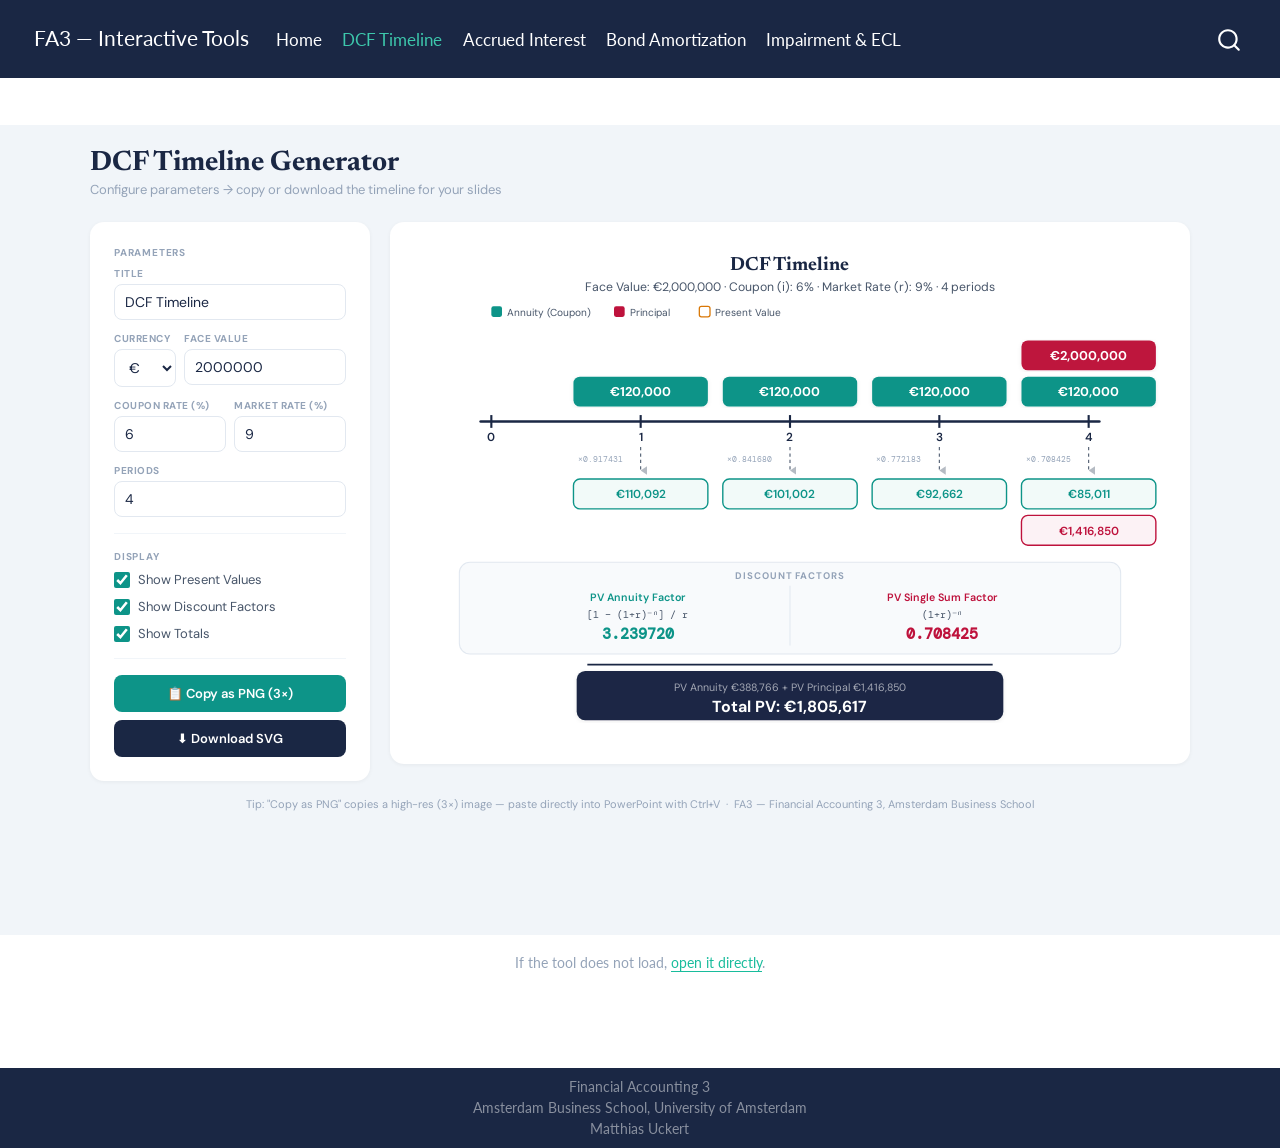
<file: docs/dcf-timeline.html>
<!DOCTYPE html>
<html xmlns="http://www.w3.org/1999/xhtml" lang="en" xml:lang="en"><head>

<meta charset="utf-8">
<meta name="generator" content="quarto-1.8.25">

<meta name="viewport" content="width=device-width, initial-scale=1.0, user-scalable=yes">


<title>dcf-timeline – FA3 — Interactive Tools</title>
<style>
code{white-space: pre-wrap;}
span.smallcaps{font-variant: small-caps;}
div.columns{display: flex; gap: min(4vw, 1.5em);}
div.column{flex: auto; overflow-x: auto;}
div.hanging-indent{margin-left: 1.5em; text-indent: -1.5em;}
ul.task-list{list-style: none;}
ul.task-list li input[type="checkbox"] {
  width: 0.8em;
  margin: 0 0.8em 0.2em -1em; /* quarto-specific, see https://github.com/quarto-dev/quarto-cli/issues/4556 */ 
  vertical-align: middle;
}
</style>


<script src="site_libs/quarto-nav/quarto-nav.js"></script>
<script src="site_libs/quarto-nav/headroom.min.js"></script>
<script src="site_libs/clipboard/clipboard.min.js"></script>
<script src="site_libs/quarto-search/autocomplete.umd.js"></script>
<script src="site_libs/quarto-search/fuse.min.js"></script>
<script src="site_libs/quarto-search/quarto-search.js"></script>
<meta name="quarto:offset" content="./">
<script src="site_libs/quarto-html/quarto.js" type="module"></script>
<script src="site_libs/quarto-html/tabsets/tabsets.js" type="module"></script>
<script src="site_libs/quarto-html/axe/axe-check.js" type="module"></script>
<script src="site_libs/quarto-html/popper.min.js"></script>
<script src="site_libs/quarto-html/tippy.umd.min.js"></script>
<script src="site_libs/quarto-html/anchor.min.js"></script>
<link href="site_libs/quarto-html/tippy.css" rel="stylesheet">
<link href="site_libs/quarto-html/quarto-syntax-highlighting-7b89279ff1a6dce999919e0e67d4d9ec.css" rel="stylesheet" id="quarto-text-highlighting-styles">
<script src="site_libs/bootstrap/bootstrap.min.js"></script>
<link href="site_libs/bootstrap/bootstrap-icons.css" rel="stylesheet">
<link href="site_libs/bootstrap/bootstrap-aee52d071d8a1b877ac443c0fc8f2103.min.css" rel="stylesheet" append-hash="true" id="quarto-bootstrap" data-mode="light">
<script id="quarto-search-options" type="application/json">{
  "location": "navbar",
  "copy-button": false,
  "collapse-after": 3,
  "panel-placement": "end",
  "type": "overlay",
  "limit": 50,
  "keyboard-shortcut": [
    "f",
    "/",
    "s"
  ],
  "show-item-context": false,
  "language": {
    "search-no-results-text": "No results",
    "search-matching-documents-text": "matching documents",
    "search-copy-link-title": "Copy link to search",
    "search-hide-matches-text": "Hide additional matches",
    "search-more-match-text": "more match in this document",
    "search-more-matches-text": "more matches in this document",
    "search-clear-button-title": "Clear",
    "search-text-placeholder": "",
    "search-detached-cancel-button-title": "Cancel",
    "search-submit-button-title": "Submit",
    "search-label": "Search"
  }
}</script>


<link rel="stylesheet" href="styles.css">
</head>

<body class="nav-fixed fullcontent quarto-light">

<div id="quarto-search-results"></div>
  <header id="quarto-header" class="headroom fixed-top">
    <nav class="navbar navbar-expand-lg " data-bs-theme="dark">
      <div class="navbar-container container-fluid">
      <div class="navbar-brand-container mx-auto">
    <a href="./index.html" class="navbar-brand navbar-brand-logo">
    </a>
    <a class="navbar-brand" href="./index.html">
    <span class="navbar-title">FA3 — Interactive Tools</span>
    </a>
  </div>
            <div id="quarto-search" class="" title="Search"></div>
          <button class="navbar-toggler" type="button" data-bs-toggle="collapse" data-bs-target="#navbarCollapse" aria-controls="navbarCollapse" role="menu" aria-expanded="false" aria-label="Toggle navigation" onclick="if (window.quartoToggleHeadroom) { window.quartoToggleHeadroom(); }">
  <span class="navbar-toggler-icon"></span>
</button>
          <div class="collapse navbar-collapse" id="navbarCollapse">
            <ul class="navbar-nav navbar-nav-scroll me-auto">
  <li class="nav-item">
    <a class="nav-link" href="./index.html"> 
<span class="menu-text">Home</span></a>
  </li>  
  <li class="nav-item">
    <a class="nav-link active" href="./DCF-Timeline.html" aria-current="page"> 
<span class="menu-text">DCF Timeline</span></a>
  </li>  
  <li class="nav-item">
    <a class="nav-link" href="./Accrued-Interest.html"> 
<span class="menu-text">Accrued Interest</span></a>
  </li>  
  <li class="nav-item">
    <a class="nav-link" href="./Bond-Amortization.html"> 
<span class="menu-text">Bond Amortization</span></a>
  </li>  
  <li class="nav-item">
    <a class="nav-link" href="./Impairment-ECL.html"> 
<span class="menu-text">Impairment &amp; ECL</span></a>
  </li>  
</ul>
          </div> <!-- /navcollapse -->
            <div class="quarto-navbar-tools">
</div>
      </div> <!-- /container-fluid -->
    </nav>
</header>
<!-- content -->
<div id="quarto-content" class="quarto-container page-columns page-rows-contents page-layout-article page-navbar">
<!-- sidebar -->
<!-- margin-sidebar -->
    
<!-- main -->
<main class="content" id="quarto-document-content"><header id="title-block-header" class="quarto-title-block"></header>




<iframe class="tool-embed" src="tools/DCF-Timeline-V0.html"></iframe>
<p class="embed-note">If the tool does not load, <a href="tools/DCF-Timeline-V0.html" target="_blank">open it directly</a>.</p>



</main> <!-- /main -->
<script id="quarto-html-after-body" type="application/javascript">
  window.document.addEventListener("DOMContentLoaded", function (event) {
    const icon = "";
    const anchorJS = new window.AnchorJS();
    anchorJS.options = {
      placement: 'right',
      icon: icon
    };
    anchorJS.add('.anchored');
    const isCodeAnnotation = (el) => {
      for (const clz of el.classList) {
        if (clz.startsWith('code-annotation-')) {                     
          return true;
        }
      }
      return false;
    }
    const onCopySuccess = function(e) {
      // button target
      const button = e.trigger;
      // don't keep focus
      button.blur();
      // flash "checked"
      button.classList.add('code-copy-button-checked');
      var currentTitle = button.getAttribute("title");
      button.setAttribute("title", "Copied!");
      let tooltip;
      if (window.bootstrap) {
        button.setAttribute("data-bs-toggle", "tooltip");
        button.setAttribute("data-bs-placement", "left");
        button.setAttribute("data-bs-title", "Copied!");
        tooltip = new bootstrap.Tooltip(button, 
          { trigger: "manual", 
            customClass: "code-copy-button-tooltip",
            offset: [0, -8]});
        tooltip.show();    
      }
      setTimeout(function() {
        if (tooltip) {
          tooltip.hide();
          button.removeAttribute("data-bs-title");
          button.removeAttribute("data-bs-toggle");
          button.removeAttribute("data-bs-placement");
        }
        button.setAttribute("title", currentTitle);
        button.classList.remove('code-copy-button-checked');
      }, 1000);
      // clear code selection
      e.clearSelection();
    }
    const getTextToCopy = function(trigger) {
      const outerScaffold = trigger.parentElement.cloneNode(true);
      const codeEl = outerScaffold.querySelector('code');
      for (const childEl of codeEl.children) {
        if (isCodeAnnotation(childEl)) {
          childEl.remove();
        }
      }
      return codeEl.innerText;
    }
    const clipboard = new window.ClipboardJS('.code-copy-button:not([data-in-quarto-modal])', {
      text: getTextToCopy
    });
    clipboard.on('success', onCopySuccess);
    if (window.document.getElementById('quarto-embedded-source-code-modal')) {
      const clipboardModal = new window.ClipboardJS('.code-copy-button[data-in-quarto-modal]', {
        text: getTextToCopy,
        container: window.document.getElementById('quarto-embedded-source-code-modal')
      });
      clipboardModal.on('success', onCopySuccess);
    }
      var localhostRegex = new RegExp(/^(?:http|https):\/\/localhost\:?[0-9]*\//);
      var mailtoRegex = new RegExp(/^mailto:/);
        var filterRegex = new RegExp('/' + window.location.host + '/');
      var isInternal = (href) => {
          return filterRegex.test(href) || localhostRegex.test(href) || mailtoRegex.test(href);
      }
      // Inspect non-navigation links and adorn them if external
     var links = window.document.querySelectorAll('a[href]:not(.nav-link):not(.navbar-brand):not(.toc-action):not(.sidebar-link):not(.sidebar-item-toggle):not(.pagination-link):not(.no-external):not([aria-hidden]):not(.dropdown-item):not(.quarto-navigation-tool):not(.about-link)');
      for (var i=0; i<links.length; i++) {
        const link = links[i];
        if (!isInternal(link.href)) {
          // undo the damage that might have been done by quarto-nav.js in the case of
          // links that we want to consider external
          if (link.dataset.originalHref !== undefined) {
            link.href = link.dataset.originalHref;
          }
        }
      }
    function tippyHover(el, contentFn, onTriggerFn, onUntriggerFn) {
      const config = {
        allowHTML: true,
        maxWidth: 500,
        delay: 100,
        arrow: false,
        appendTo: function(el) {
            return el.parentElement;
        },
        interactive: true,
        interactiveBorder: 10,
        theme: 'quarto',
        placement: 'bottom-start',
      };
      if (contentFn) {
        config.content = contentFn;
      }
      if (onTriggerFn) {
        config.onTrigger = onTriggerFn;
      }
      if (onUntriggerFn) {
        config.onUntrigger = onUntriggerFn;
      }
      window.tippy(el, config); 
    }
    const noterefs = window.document.querySelectorAll('a[role="doc-noteref"]');
    for (var i=0; i<noterefs.length; i++) {
      const ref = noterefs[i];
      tippyHover(ref, function() {
        // use id or data attribute instead here
        let href = ref.getAttribute('data-footnote-href') || ref.getAttribute('href');
        try { href = new URL(href).hash; } catch {}
        const id = href.replace(/^#\/?/, "");
        const note = window.document.getElementById(id);
        if (note) {
          return note.innerHTML;
        } else {
          return "";
        }
      });
    }
    const xrefs = window.document.querySelectorAll('a.quarto-xref');
    const processXRef = (id, note) => {
      // Strip column container classes
      const stripColumnClz = (el) => {
        el.classList.remove("page-full", "page-columns");
        if (el.children) {
          for (const child of el.children) {
            stripColumnClz(child);
          }
        }
      }
      stripColumnClz(note)
      if (id === null || id.startsWith('sec-')) {
        // Special case sections, only their first couple elements
        const container = document.createElement("div");
        if (note.children && note.children.length > 2) {
          container.appendChild(note.children[0].cloneNode(true));
          for (let i = 1; i < note.children.length; i++) {
            const child = note.children[i];
            if (child.tagName === "P" && child.innerText === "") {
              continue;
            } else {
              container.appendChild(child.cloneNode(true));
              break;
            }
          }
          if (window.Quarto?.typesetMath) {
            window.Quarto.typesetMath(container);
          }
          return container.innerHTML
        } else {
          if (window.Quarto?.typesetMath) {
            window.Quarto.typesetMath(note);
          }
          return note.innerHTML;
        }
      } else {
        // Remove any anchor links if they are present
        const anchorLink = note.querySelector('a.anchorjs-link');
        if (anchorLink) {
          anchorLink.remove();
        }
        if (window.Quarto?.typesetMath) {
          window.Quarto.typesetMath(note);
        }
        if (note.classList.contains("callout")) {
          return note.outerHTML;
        } else {
          return note.innerHTML;
        }
      }
    }
    for (var i=0; i<xrefs.length; i++) {
      const xref = xrefs[i];
      tippyHover(xref, undefined, function(instance) {
        instance.disable();
        let url = xref.getAttribute('href');
        let hash = undefined; 
        if (url.startsWith('#')) {
          hash = url;
        } else {
          try { hash = new URL(url).hash; } catch {}
        }
        if (hash) {
          const id = hash.replace(/^#\/?/, "");
          const note = window.document.getElementById(id);
          if (note !== null) {
            try {
              const html = processXRef(id, note.cloneNode(true));
              instance.setContent(html);
            } finally {
              instance.enable();
              instance.show();
            }
          } else {
            // See if we can fetch this
            fetch(url.split('#')[0])
            .then(res => res.text())
            .then(html => {
              const parser = new DOMParser();
              const htmlDoc = parser.parseFromString(html, "text/html");
              const note = htmlDoc.getElementById(id);
              if (note !== null) {
                const html = processXRef(id, note);
                instance.setContent(html);
              } 
            }).finally(() => {
              instance.enable();
              instance.show();
            });
          }
        } else {
          // See if we can fetch a full url (with no hash to target)
          // This is a special case and we should probably do some content thinning / targeting
          fetch(url)
          .then(res => res.text())
          .then(html => {
            const parser = new DOMParser();
            const htmlDoc = parser.parseFromString(html, "text/html");
            const note = htmlDoc.querySelector('main.content');
            if (note !== null) {
              // This should only happen for chapter cross references
              // (since there is no id in the URL)
              // remove the first header
              if (note.children.length > 0 && note.children[0].tagName === "HEADER") {
                note.children[0].remove();
              }
              const html = processXRef(null, note);
              instance.setContent(html);
            } 
          }).finally(() => {
            instance.enable();
            instance.show();
          });
        }
      }, function(instance) {
      });
    }
        let selectedAnnoteEl;
        const selectorForAnnotation = ( cell, annotation) => {
          let cellAttr = 'data-code-cell="' + cell + '"';
          let lineAttr = 'data-code-annotation="' +  annotation + '"';
          const selector = 'span[' + cellAttr + '][' + lineAttr + ']';
          return selector;
        }
        const selectCodeLines = (annoteEl) => {
          const doc = window.document;
          const targetCell = annoteEl.getAttribute("data-target-cell");
          const targetAnnotation = annoteEl.getAttribute("data-target-annotation");
          const annoteSpan = window.document.querySelector(selectorForAnnotation(targetCell, targetAnnotation));
          const lines = annoteSpan.getAttribute("data-code-lines").split(",");
          const lineIds = lines.map((line) => {
            return targetCell + "-" + line;
          })
          let top = null;
          let height = null;
          let parent = null;
          if (lineIds.length > 0) {
              //compute the position of the single el (top and bottom and make a div)
              const el = window.document.getElementById(lineIds[0]);
              top = el.offsetTop;
              height = el.offsetHeight;
              parent = el.parentElement.parentElement;
            if (lineIds.length > 1) {
              const lastEl = window.document.getElementById(lineIds[lineIds.length - 1]);
              const bottom = lastEl.offsetTop + lastEl.offsetHeight;
              height = bottom - top;
            }
            if (top !== null && height !== null && parent !== null) {
              // cook up a div (if necessary) and position it 
              let div = window.document.getElementById("code-annotation-line-highlight");
              if (div === null) {
                div = window.document.createElement("div");
                div.setAttribute("id", "code-annotation-line-highlight");
                div.style.position = 'absolute';
                parent.appendChild(div);
              }
              div.style.top = top - 2 + "px";
              div.style.height = height + 4 + "px";
              div.style.left = 0;
              let gutterDiv = window.document.getElementById("code-annotation-line-highlight-gutter");
              if (gutterDiv === null) {
                gutterDiv = window.document.createElement("div");
                gutterDiv.setAttribute("id", "code-annotation-line-highlight-gutter");
                gutterDiv.style.position = 'absolute';
                const codeCell = window.document.getElementById(targetCell);
                const gutter = codeCell.querySelector('.code-annotation-gutter');
                gutter.appendChild(gutterDiv);
              }
              gutterDiv.style.top = top - 2 + "px";
              gutterDiv.style.height = height + 4 + "px";
            }
            selectedAnnoteEl = annoteEl;
          }
        };
        const unselectCodeLines = () => {
          const elementsIds = ["code-annotation-line-highlight", "code-annotation-line-highlight-gutter"];
          elementsIds.forEach((elId) => {
            const div = window.document.getElementById(elId);
            if (div) {
              div.remove();
            }
          });
          selectedAnnoteEl = undefined;
        };
          // Handle positioning of the toggle
      window.addEventListener(
        "resize",
        throttle(() => {
          elRect = undefined;
          if (selectedAnnoteEl) {
            selectCodeLines(selectedAnnoteEl);
          }
        }, 10)
      );
      function throttle(fn, ms) {
      let throttle = false;
      let timer;
        return (...args) => {
          if(!throttle) { // first call gets through
              fn.apply(this, args);
              throttle = true;
          } else { // all the others get throttled
              if(timer) clearTimeout(timer); // cancel #2
              timer = setTimeout(() => {
                fn.apply(this, args);
                timer = throttle = false;
              }, ms);
          }
        };
      }
        // Attach click handler to the DT
        const annoteDls = window.document.querySelectorAll('dt[data-target-cell]');
        for (const annoteDlNode of annoteDls) {
          annoteDlNode.addEventListener('click', (event) => {
            const clickedEl = event.target;
            if (clickedEl !== selectedAnnoteEl) {
              unselectCodeLines();
              const activeEl = window.document.querySelector('dt[data-target-cell].code-annotation-active');
              if (activeEl) {
                activeEl.classList.remove('code-annotation-active');
              }
              selectCodeLines(clickedEl);
              clickedEl.classList.add('code-annotation-active');
            } else {
              // Unselect the line
              unselectCodeLines();
              clickedEl.classList.remove('code-annotation-active');
            }
          });
        }
    const findCites = (el) => {
      const parentEl = el.parentElement;
      if (parentEl) {
        const cites = parentEl.dataset.cites;
        if (cites) {
          return {
            el,
            cites: cites.split(' ')
          };
        } else {
          return findCites(el.parentElement)
        }
      } else {
        return undefined;
      }
    };
    var bibliorefs = window.document.querySelectorAll('a[role="doc-biblioref"]');
    for (var i=0; i<bibliorefs.length; i++) {
      const ref = bibliorefs[i];
      const citeInfo = findCites(ref);
      if (citeInfo) {
        tippyHover(citeInfo.el, function() {
          var popup = window.document.createElement('div');
          citeInfo.cites.forEach(function(cite) {
            var citeDiv = window.document.createElement('div');
            citeDiv.classList.add('hanging-indent');
            citeDiv.classList.add('csl-entry');
            var biblioDiv = window.document.getElementById('ref-' + cite);
            if (biblioDiv) {
              citeDiv.innerHTML = biblioDiv.innerHTML;
            }
            popup.appendChild(citeDiv);
          });
          return popup.innerHTML;
        });
      }
    }
  });
  </script>
</div> <!-- /content -->
<footer class="footer">
  <div class="nav-footer">
    <div class="nav-footer-left">
      &nbsp;
    </div>   
    <div class="nav-footer-center">
<p>Financial Accounting 3<br>Amsterdam Business School, University of Amsterdam<br>Matthias Uckert</p>
</div>
    <div class="nav-footer-right">
      &nbsp;
    </div>
  </div>
</footer>




</body></html>
</file>
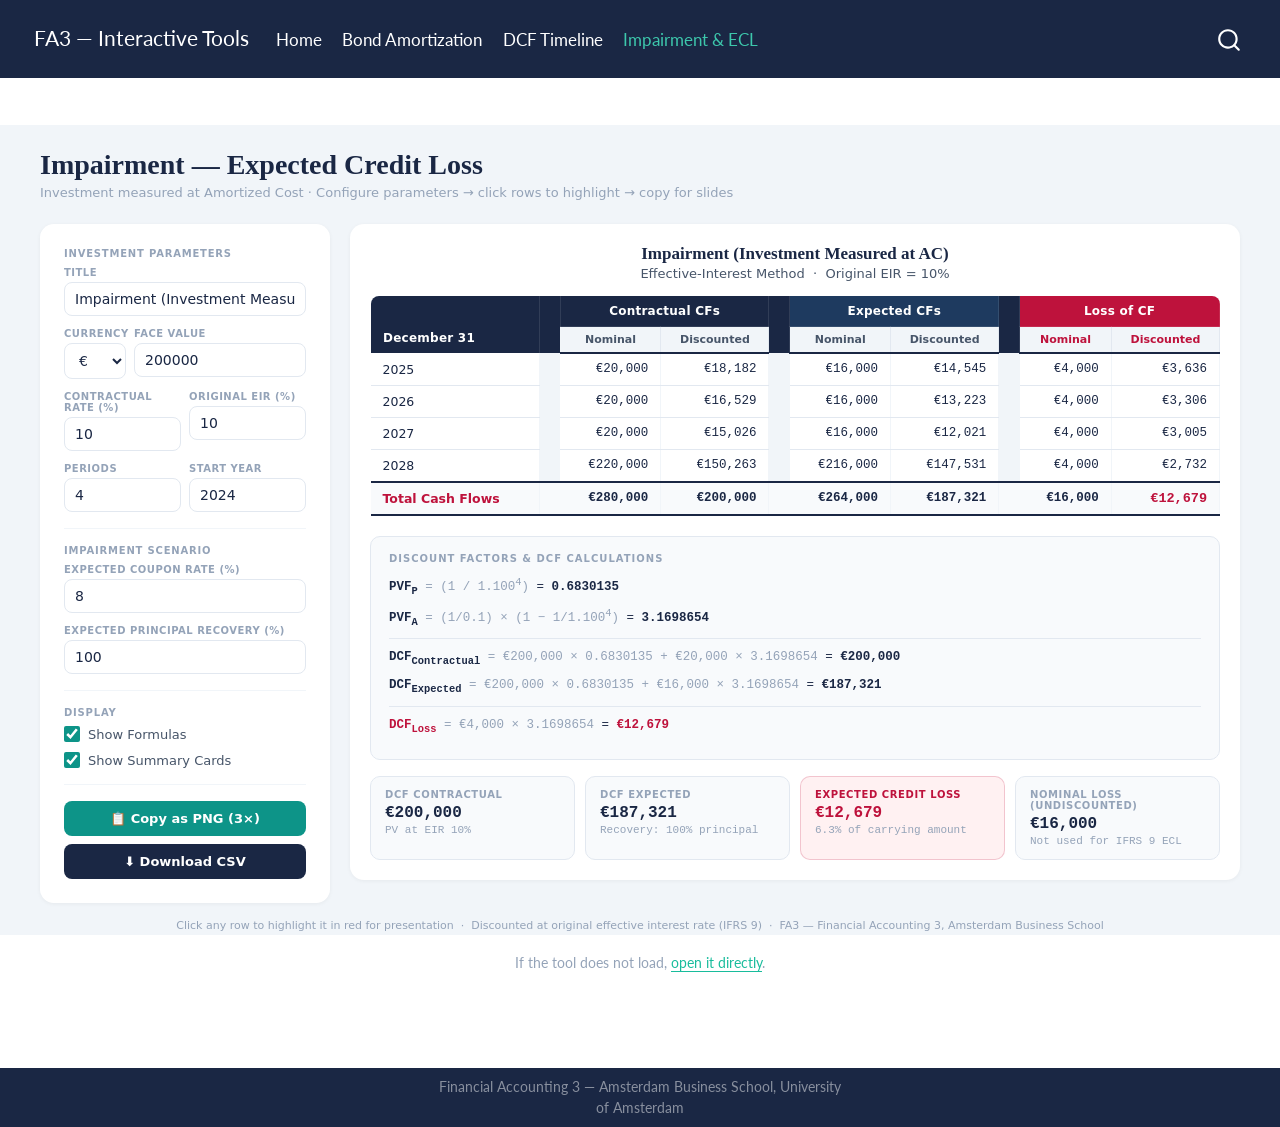
<file: docs/impairment-ecl.html>
<!DOCTYPE html>
<html xmlns="http://www.w3.org/1999/xhtml" lang="en" xml:lang="en"><head>

<meta charset="utf-8">
<meta name="generator" content="quarto-1.8.25">

<meta name="viewport" content="width=device-width, initial-scale=1.0, user-scalable=yes">


<title>impairment-ecl – FA3 — Interactive Tools</title>
<style>
code{white-space: pre-wrap;}
span.smallcaps{font-variant: small-caps;}
div.columns{display: flex; gap: min(4vw, 1.5em);}
div.column{flex: auto; overflow-x: auto;}
div.hanging-indent{margin-left: 1.5em; text-indent: -1.5em;}
ul.task-list{list-style: none;}
ul.task-list li input[type="checkbox"] {
  width: 0.8em;
  margin: 0 0.8em 0.2em -1em; /* quarto-specific, see https://github.com/quarto-dev/quarto-cli/issues/4556 */ 
  vertical-align: middle;
}
</style>


<script src="site_libs/quarto-nav/quarto-nav.js"></script>
<script src="site_libs/quarto-nav/headroom.min.js"></script>
<script src="site_libs/clipboard/clipboard.min.js"></script>
<script src="site_libs/quarto-search/autocomplete.umd.js"></script>
<script src="site_libs/quarto-search/fuse.min.js"></script>
<script src="site_libs/quarto-search/quarto-search.js"></script>
<meta name="quarto:offset" content="./">
<script src="site_libs/quarto-html/quarto.js" type="module"></script>
<script src="site_libs/quarto-html/tabsets/tabsets.js" type="module"></script>
<script src="site_libs/quarto-html/axe/axe-check.js" type="module"></script>
<script src="site_libs/quarto-html/popper.min.js"></script>
<script src="site_libs/quarto-html/tippy.umd.min.js"></script>
<script src="site_libs/quarto-html/anchor.min.js"></script>
<link href="site_libs/quarto-html/tippy.css" rel="stylesheet">
<link href="site_libs/quarto-html/quarto-syntax-highlighting-7b89279ff1a6dce999919e0e67d4d9ec.css" rel="stylesheet" id="quarto-text-highlighting-styles">
<script src="site_libs/bootstrap/bootstrap.min.js"></script>
<link href="site_libs/bootstrap/bootstrap-icons.css" rel="stylesheet">
<link href="site_libs/bootstrap/bootstrap-aee52d071d8a1b877ac443c0fc8f2103.min.css" rel="stylesheet" append-hash="true" id="quarto-bootstrap" data-mode="light">
<script id="quarto-search-options" type="application/json">{
  "location": "navbar",
  "copy-button": false,
  "collapse-after": 3,
  "panel-placement": "end",
  "type": "overlay",
  "limit": 50,
  "keyboard-shortcut": [
    "f",
    "/",
    "s"
  ],
  "show-item-context": false,
  "language": {
    "search-no-results-text": "No results",
    "search-matching-documents-text": "matching documents",
    "search-copy-link-title": "Copy link to search",
    "search-hide-matches-text": "Hide additional matches",
    "search-more-match-text": "more match in this document",
    "search-more-matches-text": "more matches in this document",
    "search-clear-button-title": "Clear",
    "search-text-placeholder": "",
    "search-detached-cancel-button-title": "Cancel",
    "search-submit-button-title": "Submit",
    "search-label": "Search"
  }
}</script>


<link rel="stylesheet" href="styles.css">
</head>

<body class="nav-fixed fullcontent quarto-light">

<div id="quarto-search-results"></div>
  <header id="quarto-header" class="headroom fixed-top">
    <nav class="navbar navbar-expand-lg " data-bs-theme="dark">
      <div class="navbar-container container-fluid">
      <div class="navbar-brand-container mx-auto">
    <a href="./index.html" class="navbar-brand navbar-brand-logo">
    </a>
    <a class="navbar-brand" href="./index.html">
    <span class="navbar-title">FA3 — Interactive Tools</span>
    </a>
  </div>
            <div id="quarto-search" class="" title="Search"></div>
          <button class="navbar-toggler" type="button" data-bs-toggle="collapse" data-bs-target="#navbarCollapse" aria-controls="navbarCollapse" role="menu" aria-expanded="false" aria-label="Toggle navigation" onclick="if (window.quartoToggleHeadroom) { window.quartoToggleHeadroom(); }">
  <span class="navbar-toggler-icon"></span>
</button>
          <div class="collapse navbar-collapse" id="navbarCollapse">
            <ul class="navbar-nav navbar-nav-scroll me-auto">
  <li class="nav-item">
    <a class="nav-link" href="./index.html"> 
<span class="menu-text">Home</span></a>
  </li>  
  <li class="nav-item">
    <a class="nav-link" href="./bond-amortization.html"> 
<span class="menu-text">Bond Amortization</span></a>
  </li>  
  <li class="nav-item">
    <a class="nav-link" href="./dcf-timeline.html"> 
<span class="menu-text">DCF Timeline</span></a>
  </li>  
  <li class="nav-item">
    <a class="nav-link active" href="./impairment-ecl.html" aria-current="page"> 
<span class="menu-text">Impairment &amp; ECL</span></a>
  </li>  
</ul>
          </div> <!-- /navcollapse -->
            <div class="quarto-navbar-tools">
</div>
      </div> <!-- /container-fluid -->
    </nav>
</header>
<!-- content -->
<div id="quarto-content" class="quarto-container page-columns page-rows-contents page-layout-article page-navbar">
<!-- sidebar -->
<!-- margin-sidebar -->
    
<!-- main -->
<main class="content" id="quarto-document-content"><header id="title-block-header" class="quarto-title-block"></header>




<iframe class="tool-embed" src="tools/Impairment-ECL.html"></iframe>
<p class="embed-note">If the tool does not load, <a href="tools/Impairment-ECL.html" target="_blank">open it directly</a>.</p>



</main> <!-- /main -->
<script id="quarto-html-after-body" type="application/javascript">
  window.document.addEventListener("DOMContentLoaded", function (event) {
    const icon = "";
    const anchorJS = new window.AnchorJS();
    anchorJS.options = {
      placement: 'right',
      icon: icon
    };
    anchorJS.add('.anchored');
    const isCodeAnnotation = (el) => {
      for (const clz of el.classList) {
        if (clz.startsWith('code-annotation-')) {                     
          return true;
        }
      }
      return false;
    }
    const onCopySuccess = function(e) {
      // button target
      const button = e.trigger;
      // don't keep focus
      button.blur();
      // flash "checked"
      button.classList.add('code-copy-button-checked');
      var currentTitle = button.getAttribute("title");
      button.setAttribute("title", "Copied!");
      let tooltip;
      if (window.bootstrap) {
        button.setAttribute("data-bs-toggle", "tooltip");
        button.setAttribute("data-bs-placement", "left");
        button.setAttribute("data-bs-title", "Copied!");
        tooltip = new bootstrap.Tooltip(button, 
          { trigger: "manual", 
            customClass: "code-copy-button-tooltip",
            offset: [0, -8]});
        tooltip.show();    
      }
      setTimeout(function() {
        if (tooltip) {
          tooltip.hide();
          button.removeAttribute("data-bs-title");
          button.removeAttribute("data-bs-toggle");
          button.removeAttribute("data-bs-placement");
        }
        button.setAttribute("title", currentTitle);
        button.classList.remove('code-copy-button-checked');
      }, 1000);
      // clear code selection
      e.clearSelection();
    }
    const getTextToCopy = function(trigger) {
      const outerScaffold = trigger.parentElement.cloneNode(true);
      const codeEl = outerScaffold.querySelector('code');
      for (const childEl of codeEl.children) {
        if (isCodeAnnotation(childEl)) {
          childEl.remove();
        }
      }
      return codeEl.innerText;
    }
    const clipboard = new window.ClipboardJS('.code-copy-button:not([data-in-quarto-modal])', {
      text: getTextToCopy
    });
    clipboard.on('success', onCopySuccess);
    if (window.document.getElementById('quarto-embedded-source-code-modal')) {
      const clipboardModal = new window.ClipboardJS('.code-copy-button[data-in-quarto-modal]', {
        text: getTextToCopy,
        container: window.document.getElementById('quarto-embedded-source-code-modal')
      });
      clipboardModal.on('success', onCopySuccess);
    }
      var localhostRegex = new RegExp(/^(?:http|https):\/\/localhost\:?[0-9]*\//);
      var mailtoRegex = new RegExp(/^mailto:/);
        var filterRegex = new RegExp('/' + window.location.host + '/');
      var isInternal = (href) => {
          return filterRegex.test(href) || localhostRegex.test(href) || mailtoRegex.test(href);
      }
      // Inspect non-navigation links and adorn them if external
     var links = window.document.querySelectorAll('a[href]:not(.nav-link):not(.navbar-brand):not(.toc-action):not(.sidebar-link):not(.sidebar-item-toggle):not(.pagination-link):not(.no-external):not([aria-hidden]):not(.dropdown-item):not(.quarto-navigation-tool):not(.about-link)');
      for (var i=0; i<links.length; i++) {
        const link = links[i];
        if (!isInternal(link.href)) {
          // undo the damage that might have been done by quarto-nav.js in the case of
          // links that we want to consider external
          if (link.dataset.originalHref !== undefined) {
            link.href = link.dataset.originalHref;
          }
        }
      }
    function tippyHover(el, contentFn, onTriggerFn, onUntriggerFn) {
      const config = {
        allowHTML: true,
        maxWidth: 500,
        delay: 100,
        arrow: false,
        appendTo: function(el) {
            return el.parentElement;
        },
        interactive: true,
        interactiveBorder: 10,
        theme: 'quarto',
        placement: 'bottom-start',
      };
      if (contentFn) {
        config.content = contentFn;
      }
      if (onTriggerFn) {
        config.onTrigger = onTriggerFn;
      }
      if (onUntriggerFn) {
        config.onUntrigger = onUntriggerFn;
      }
      window.tippy(el, config); 
    }
    const noterefs = window.document.querySelectorAll('a[role="doc-noteref"]');
    for (var i=0; i<noterefs.length; i++) {
      const ref = noterefs[i];
      tippyHover(ref, function() {
        // use id or data attribute instead here
        let href = ref.getAttribute('data-footnote-href') || ref.getAttribute('href');
        try { href = new URL(href).hash; } catch {}
        const id = href.replace(/^#\/?/, "");
        const note = window.document.getElementById(id);
        if (note) {
          return note.innerHTML;
        } else {
          return "";
        }
      });
    }
    const xrefs = window.document.querySelectorAll('a.quarto-xref');
    const processXRef = (id, note) => {
      // Strip column container classes
      const stripColumnClz = (el) => {
        el.classList.remove("page-full", "page-columns");
        if (el.children) {
          for (const child of el.children) {
            stripColumnClz(child);
          }
        }
      }
      stripColumnClz(note)
      if (id === null || id.startsWith('sec-')) {
        // Special case sections, only their first couple elements
        const container = document.createElement("div");
        if (note.children && note.children.length > 2) {
          container.appendChild(note.children[0].cloneNode(true));
          for (let i = 1; i < note.children.length; i++) {
            const child = note.children[i];
            if (child.tagName === "P" && child.innerText === "") {
              continue;
            } else {
              container.appendChild(child.cloneNode(true));
              break;
            }
          }
          if (window.Quarto?.typesetMath) {
            window.Quarto.typesetMath(container);
          }
          return container.innerHTML
        } else {
          if (window.Quarto?.typesetMath) {
            window.Quarto.typesetMath(note);
          }
          return note.innerHTML;
        }
      } else {
        // Remove any anchor links if they are present
        const anchorLink = note.querySelector('a.anchorjs-link');
        if (anchorLink) {
          anchorLink.remove();
        }
        if (window.Quarto?.typesetMath) {
          window.Quarto.typesetMath(note);
        }
        if (note.classList.contains("callout")) {
          return note.outerHTML;
        } else {
          return note.innerHTML;
        }
      }
    }
    for (var i=0; i<xrefs.length; i++) {
      const xref = xrefs[i];
      tippyHover(xref, undefined, function(instance) {
        instance.disable();
        let url = xref.getAttribute('href');
        let hash = undefined; 
        if (url.startsWith('#')) {
          hash = url;
        } else {
          try { hash = new URL(url).hash; } catch {}
        }
        if (hash) {
          const id = hash.replace(/^#\/?/, "");
          const note = window.document.getElementById(id);
          if (note !== null) {
            try {
              const html = processXRef(id, note.cloneNode(true));
              instance.setContent(html);
            } finally {
              instance.enable();
              instance.show();
            }
          } else {
            // See if we can fetch this
            fetch(url.split('#')[0])
            .then(res => res.text())
            .then(html => {
              const parser = new DOMParser();
              const htmlDoc = parser.parseFromString(html, "text/html");
              const note = htmlDoc.getElementById(id);
              if (note !== null) {
                const html = processXRef(id, note);
                instance.setContent(html);
              } 
            }).finally(() => {
              instance.enable();
              instance.show();
            });
          }
        } else {
          // See if we can fetch a full url (with no hash to target)
          // This is a special case and we should probably do some content thinning / targeting
          fetch(url)
          .then(res => res.text())
          .then(html => {
            const parser = new DOMParser();
            const htmlDoc = parser.parseFromString(html, "text/html");
            const note = htmlDoc.querySelector('main.content');
            if (note !== null) {
              // This should only happen for chapter cross references
              // (since there is no id in the URL)
              // remove the first header
              if (note.children.length > 0 && note.children[0].tagName === "HEADER") {
                note.children[0].remove();
              }
              const html = processXRef(null, note);
              instance.setContent(html);
            } 
          }).finally(() => {
            instance.enable();
            instance.show();
          });
        }
      }, function(instance) {
      });
    }
        let selectedAnnoteEl;
        const selectorForAnnotation = ( cell, annotation) => {
          let cellAttr = 'data-code-cell="' + cell + '"';
          let lineAttr = 'data-code-annotation="' +  annotation + '"';
          const selector = 'span[' + cellAttr + '][' + lineAttr + ']';
          return selector;
        }
        const selectCodeLines = (annoteEl) => {
          const doc = window.document;
          const targetCell = annoteEl.getAttribute("data-target-cell");
          const targetAnnotation = annoteEl.getAttribute("data-target-annotation");
          const annoteSpan = window.document.querySelector(selectorForAnnotation(targetCell, targetAnnotation));
          const lines = annoteSpan.getAttribute("data-code-lines").split(",");
          const lineIds = lines.map((line) => {
            return targetCell + "-" + line;
          })
          let top = null;
          let height = null;
          let parent = null;
          if (lineIds.length > 0) {
              //compute the position of the single el (top and bottom and make a div)
              const el = window.document.getElementById(lineIds[0]);
              top = el.offsetTop;
              height = el.offsetHeight;
              parent = el.parentElement.parentElement;
            if (lineIds.length > 1) {
              const lastEl = window.document.getElementById(lineIds[lineIds.length - 1]);
              const bottom = lastEl.offsetTop + lastEl.offsetHeight;
              height = bottom - top;
            }
            if (top !== null && height !== null && parent !== null) {
              // cook up a div (if necessary) and position it 
              let div = window.document.getElementById("code-annotation-line-highlight");
              if (div === null) {
                div = window.document.createElement("div");
                div.setAttribute("id", "code-annotation-line-highlight");
                div.style.position = 'absolute';
                parent.appendChild(div);
              }
              div.style.top = top - 2 + "px";
              div.style.height = height + 4 + "px";
              div.style.left = 0;
              let gutterDiv = window.document.getElementById("code-annotation-line-highlight-gutter");
              if (gutterDiv === null) {
                gutterDiv = window.document.createElement("div");
                gutterDiv.setAttribute("id", "code-annotation-line-highlight-gutter");
                gutterDiv.style.position = 'absolute';
                const codeCell = window.document.getElementById(targetCell);
                const gutter = codeCell.querySelector('.code-annotation-gutter');
                gutter.appendChild(gutterDiv);
              }
              gutterDiv.style.top = top - 2 + "px";
              gutterDiv.style.height = height + 4 + "px";
            }
            selectedAnnoteEl = annoteEl;
          }
        };
        const unselectCodeLines = () => {
          const elementsIds = ["code-annotation-line-highlight", "code-annotation-line-highlight-gutter"];
          elementsIds.forEach((elId) => {
            const div = window.document.getElementById(elId);
            if (div) {
              div.remove();
            }
          });
          selectedAnnoteEl = undefined;
        };
          // Handle positioning of the toggle
      window.addEventListener(
        "resize",
        throttle(() => {
          elRect = undefined;
          if (selectedAnnoteEl) {
            selectCodeLines(selectedAnnoteEl);
          }
        }, 10)
      );
      function throttle(fn, ms) {
      let throttle = false;
      let timer;
        return (...args) => {
          if(!throttle) { // first call gets through
              fn.apply(this, args);
              throttle = true;
          } else { // all the others get throttled
              if(timer) clearTimeout(timer); // cancel #2
              timer = setTimeout(() => {
                fn.apply(this, args);
                timer = throttle = false;
              }, ms);
          }
        };
      }
        // Attach click handler to the DT
        const annoteDls = window.document.querySelectorAll('dt[data-target-cell]');
        for (const annoteDlNode of annoteDls) {
          annoteDlNode.addEventListener('click', (event) => {
            const clickedEl = event.target;
            if (clickedEl !== selectedAnnoteEl) {
              unselectCodeLines();
              const activeEl = window.document.querySelector('dt[data-target-cell].code-annotation-active');
              if (activeEl) {
                activeEl.classList.remove('code-annotation-active');
              }
              selectCodeLines(clickedEl);
              clickedEl.classList.add('code-annotation-active');
            } else {
              // Unselect the line
              unselectCodeLines();
              clickedEl.classList.remove('code-annotation-active');
            }
          });
        }
    const findCites = (el) => {
      const parentEl = el.parentElement;
      if (parentEl) {
        const cites = parentEl.dataset.cites;
        if (cites) {
          return {
            el,
            cites: cites.split(' ')
          };
        } else {
          return findCites(el.parentElement)
        }
      } else {
        return undefined;
      }
    };
    var bibliorefs = window.document.querySelectorAll('a[role="doc-biblioref"]');
    for (var i=0; i<bibliorefs.length; i++) {
      const ref = bibliorefs[i];
      const citeInfo = findCites(ref);
      if (citeInfo) {
        tippyHover(citeInfo.el, function() {
          var popup = window.document.createElement('div');
          citeInfo.cites.forEach(function(cite) {
            var citeDiv = window.document.createElement('div');
            citeDiv.classList.add('hanging-indent');
            citeDiv.classList.add('csl-entry');
            var biblioDiv = window.document.getElementById('ref-' + cite);
            if (biblioDiv) {
              citeDiv.innerHTML = biblioDiv.innerHTML;
            }
            popup.appendChild(citeDiv);
          });
          return popup.innerHTML;
        });
      }
    }
  });
  </script>
</div> <!-- /content -->
<footer class="footer">
  <div class="nav-footer">
    <div class="nav-footer-left">
      &nbsp;
    </div>   
    <div class="nav-footer-center">
<p>Financial Accounting 3 — Amsterdam Business School, University of Amsterdam</p>
</div>
    <div class="nav-footer-right">
      &nbsp;
    </div>
  </div>
</footer>




</body></html>
</file>
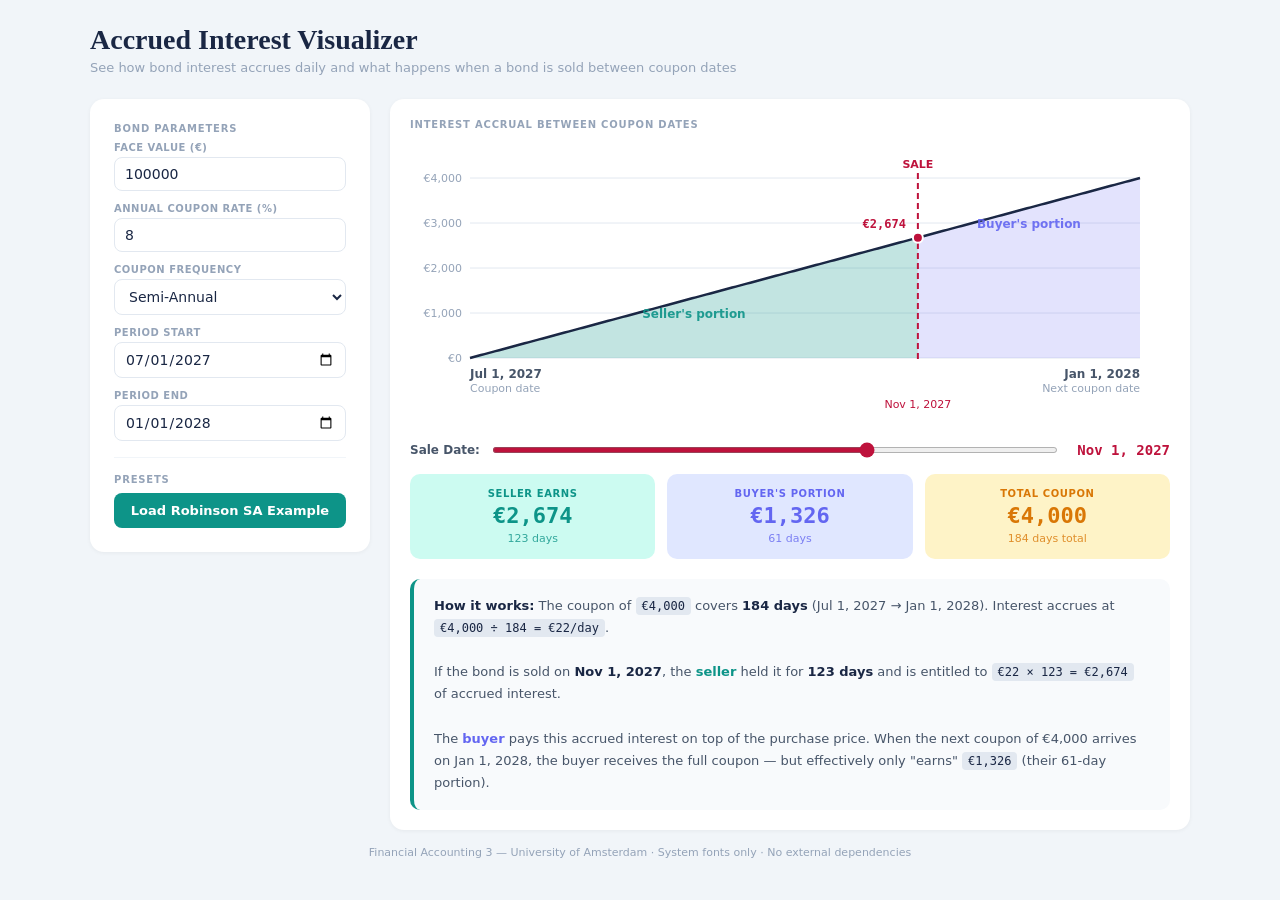
<file: tools/Accrued-Interest-Visualizer-V1.html>
<!DOCTYPE html>
<html lang="en">
<head>
<meta charset="UTF-8">
<meta name="viewport" content="width=device-width, initial-scale=1.0">
<title>Accrued Interest Visualizer — FA3</title>
<style>
  :root {
    --navy: #1a2744;
    --teal: #0d9488;
    --teal-dark: #0f766e;
    --amber: #d97706;
    --rose: #be123c;
    --slate: #475569;
    --slate-light: #94a3b8;
    --border: #e2e8f0;
    --bg: #f1f5f9;
    --card: #ffffff;
    --seller-color: #0d9488;
    --buyer-color: #6366f1;
    --seller-bg: #ccfbf1;
    --buyer-bg: #e0e7ff;
  }

  * { box-sizing: border-box; margin: 0; padding: 0; }

  body {
    font-family: system-ui, -apple-system, 'Segoe UI', Roboto, sans-serif;
    background: var(--bg);
    color: var(--navy);
    min-height: 100vh;
    padding: 24px 16px;
  }

  .wrapper { max-width: 1100px; margin: 0 auto; }

  .header { margin-bottom: 24px; }
  .header h1 {
    font-family: Georgia, 'Times New Roman', serif;
    font-size: 28px; font-weight: 700; color: var(--navy);
    margin-bottom: 4px;
  }
  .header p { font-size: 13px; color: var(--slate-light); }

  .grid {
    display: grid;
    grid-template-columns: 280px 1fr;
    gap: 20px;
    align-items: start;
  }

  @media (max-width: 780px) {
    .grid { grid-template-columns: 1fr; }
    .controls { position: static !important; }
  }

  .panel {
    background: var(--card);
    border-radius: 14px;
    padding: 24px;
    box-shadow: 0 1px 4px rgba(0,0,0,0.05);
  }

  .controls { position: sticky; top: 24px; align-self: start; }

  .section-label {
    font-size: 10px; font-weight: 700; color: var(--slate-light);
    text-transform: uppercase; letter-spacing: 0.08em;
    margin-bottom: 8px;
  }

  .divider { border: none; border-top: 1px solid #f1f5f9; margin: 16px 0; }

  .fields { display: grid; gap: 12px; }
  .field label {
    display: block; font-size: 10px; font-weight: 700;
    color: var(--slate-light); text-transform: uppercase;
    letter-spacing: 0.05em; margin-bottom: 4px;
  }
  .field input, .field select {
    width: 100%; padding: 8px 10px;
    border: 1.5px solid var(--border); border-radius: 8px;
    font-size: 14px; font-family: inherit; color: var(--navy);
    outline: none; transition: border-color 0.15s;
    background: var(--card);
  }
  .field input:focus, .field select:focus { border-color: var(--teal); }

  .row-2 { display: grid; grid-template-columns: 1fr 1fr; gap: 8px; }

  .action-btn {
    width: 100%;
    padding: 10px 16px; border-radius: 8px; border: none;
    font-size: 13px; font-weight: 600; cursor: pointer;
    font-family: inherit; transition: all 0.15s; color: #fff;
  }
  .action-btn:active { transform: scale(0.97); }
  .btn-teal { background: var(--teal); }
  .btn-teal:hover { background: var(--teal-dark); }

  /* === Chart area === */
  .chart-area { padding: 20px; }

  .chart-container {
    position: relative;
    width: 100%;
    margin-bottom: 24px;
  }

  canvas { display: block; width: 100%; }

  /* Slider */
  .slider-row {
    display: flex; align-items: center; gap: 12px;
    margin: 20px 0 8px;
  }
  .slider-row label {
    font-size: 12px; font-weight: 700; color: var(--slate);
    white-space: nowrap; min-width: 70px;
  }
  .slider-row input[type=range] {
    flex: 1; accent-color: var(--rose);
    height: 6px; cursor: pointer;
  }
  .slider-date {
    font-family: 'Consolas', 'Menlo', monospace;
    font-size: 14px; font-weight: 700; color: var(--rose);
    min-width: 100px; text-align: right;
  }

  /* Info cards */
  .info-row {
    display: grid;
    grid-template-columns: 1fr 1fr 1fr;
    gap: 12px;
    margin-top: 16px;
  }
  @media (max-width: 600px) {
    .info-row { grid-template-columns: 1fr; }
  }

  .info-card {
    border-radius: 10px;
    padding: 14px 16px;
    text-align: center;
  }
  .info-card .info-label {
    font-size: 10px; font-weight: 700; text-transform: uppercase;
    letter-spacing: 0.06em; margin-bottom: 4px;
  }
  .info-card .info-value {
    font-family: 'Consolas', 'Menlo', monospace;
    font-size: 22px; font-weight: 700;
  }
  .info-card .info-sub {
    font-size: 11px; margin-top: 4px; opacity: 0.8;
  }

  .card-seller {
    background: var(--seller-bg); color: var(--seller-color);
  }
  .card-buyer {
    background: var(--buyer-bg); color: var(--buyer-color);
  }
  .card-total {
    background: #fef3c7; color: var(--amber);
  }

  /* Explanation box */
  .explanation {
    margin-top: 20px;
    padding: 16px 20px;
    background: #f8fafc;
    border-radius: 10px;
    border-left: 4px solid var(--teal);
    font-size: 13px;
    line-height: 1.7;
    color: var(--slate);
  }
  .explanation strong { color: var(--navy); }
  .explanation .formula {
    font-family: 'Consolas', 'Menlo', monospace;
    background: #e2e8f0;
    padding: 2px 6px;
    border-radius: 4px;
    font-size: 12px;
    color: var(--navy);
  }

  .footer {
    max-width: 1100px; margin: 16px auto 0;
    font-size: 11px; color: var(--slate-light); text-align: center;
  }

  @media (max-width: 500px) {
    body { padding: 12px 8px; }
    .panel { padding: 16px; }
    .header h1 { font-size: 22px; }
  }
</style>
</head>
<body>

<div class="wrapper">
  <div class="header">
    <h1>Accrued Interest Visualizer</h1>
    <p>See how bond interest accrues daily and what happens when a bond is sold between coupon dates</p>
  </div>

  <div class="grid">
    <!-- Controls -->
    <div class="panel controls">
      <div class="section-label">Bond Parameters</div>
      <div class="fields">
        <div class="field">
          <label>Face Value (€)</label>
          <input id="faceValue" type="number" value="100000" min="1000" step="1000">
        </div>
        <div class="field">
          <label>Annual Coupon Rate (%)</label>
          <input id="couponRate" type="number" value="8" min="0.5" max="20" step="0.5">
        </div>
        <div class="field">
          <label>Coupon Frequency</label>
          <select id="frequency">
            <option value="2" selected>Semi-Annual</option>
            <option value="1">Annual</option>
            <option value="4">Quarterly</option>
          </select>
        </div>
        <div class="field">
          <label>Period Start</label>
          <input id="periodStart" type="date" value="2027-07-01">
        </div>
        <div class="field">
          <label>Period End</label>
          <input id="periodEnd" type="date" value="2028-01-01">
        </div>
      </div>

      <hr class="divider">

      <div class="section-label">Presets</div>
      <div class="fields">
        <button class="action-btn btn-teal" onclick="loadRobinson()">
          Load Robinson SA Example
        </button>
      </div>
    </div>

    <!-- Visualization -->
    <div class="panel chart-area">
      <div class="section-label">Interest Accrual Between Coupon Dates</div>

      <div class="chart-container">
        <canvas id="chart" height="280"></canvas>
      </div>

      <div class="slider-row">
        <label>Sale Date:</label>
        <input type="range" id="saleSlider" min="1" max="100" value="67">
        <span class="slider-date" id="saleDateLabel">Nov 1, 2027</span>
      </div>

      <div class="info-row">
        <div class="info-card card-seller">
          <div class="info-label">Seller Earns</div>
          <div class="info-value" id="sellerAmount">€2,667</div>
          <div class="info-sub" id="sellerDays">122 days</div>
        </div>
        <div class="info-card card-buyer">
          <div class="info-label">Buyer's Portion</div>
          <div class="info-value" id="buyerAmount">€1,333</div>
          <div class="info-sub" id="buyerDays">62 days</div>
        </div>
        <div class="info-card card-total">
          <div class="info-label">Total Coupon</div>
          <div class="info-value" id="totalCoupon">€4,000</div>
          <div class="info-sub" id="totalDays">184 days</div>
        </div>
      </div>

      <div class="explanation" id="explanationBox">
        Loading...
      </div>
    </div>
  </div>

  <div class="footer">
    Financial Accounting 3 — University of Amsterdam · System fonts only · No external dependencies
  </div>
</div>

<script>
// ─── State ───
const $ = id => document.getElementById(id);
const canvas = $('chart');
const ctx = canvas.getContext('2d');

function getParams() {
  const faceValue = parseFloat($('faceValue').value) || 100000;
  const couponRate = parseFloat($('couponRate').value) || 8;
  const freq = parseInt($('frequency').value) || 2;
  const periodStart = new Date($('periodStart').value + 'T00:00:00');
  const periodEnd = new Date($('periodEnd').value + 'T00:00:00');
  const couponPayment = faceValue * (couponRate / 100) / freq;
  const totalDays = Math.round((periodEnd - periodStart) / 86400000);
  return { faceValue, couponRate, freq, periodStart, periodEnd, couponPayment, totalDays };
}

function getSaleDay() {
  return parseInt($('saleSlider').value);
}

function dayToDate(params, day) {
  const d = new Date(params.periodStart);
  d.setDate(d.getDate() + day);
  return d;
}

function formatDate(d) {
  const months = ['Jan','Feb','Mar','Apr','May','Jun','Jul','Aug','Sep','Oct','Nov','Dec'];
  return `${months[d.getMonth()]} ${d.getDate()}, ${d.getFullYear()}`;
}

function formatEuro(n) {
  return '€' + n.toLocaleString('en-US', { minimumFractionDigits: 0, maximumFractionDigits: 0 });
}

// ─── Drawing ───
function draw() {
  const params = getParams();
  const pct = getSaleDay() / 100;
  const saleDay = Math.round(pct * params.totalDays);
  const saleDaysClamped = Math.max(1, Math.min(saleDay, params.totalDays));

  const saleDate = dayToDate(params, saleDaysClamped);
  const sellerDays = saleDaysClamped;
  const buyerDays = params.totalDays - saleDaysClamped;
  const dailyInterest = params.couponPayment / params.totalDays;
  const sellerAmount = dailyInterest * sellerDays;
  const buyerAmount = dailyInterest * buyerDays;

  // Update labels
  $('saleDateLabel').textContent = formatDate(saleDate);
  $('sellerAmount').textContent = formatEuro(sellerAmount);
  $('buyerAmount').textContent = formatEuro(buyerAmount);
  $('totalCoupon').textContent = formatEuro(params.couponPayment);
  $('sellerDays').textContent = `${sellerDays} day${sellerDays !== 1 ? 's' : ''}`;
  $('buyerDays').textContent = `${buyerDays} day${buyerDays !== 1 ? 's' : ''}`;
  $('totalDays').textContent = `${params.totalDays} days total`;

  // Explanation
  const monthsSeller = (sellerDays / params.totalDays * (12 / params.freq)).toFixed(1);
  const monthsPeriod = (12 / params.freq);
  $('explanationBox').innerHTML =
    `<strong>How it works:</strong> The coupon of <span class="formula">${formatEuro(params.couponPayment)}</span> covers ` +
    `<strong>${params.totalDays} days</strong> (${formatDate(params.periodStart)} → ${formatDate(params.periodEnd)}). ` +
    `Interest accrues at <span class="formula">${formatEuro(params.couponPayment)} ÷ ${params.totalDays} = ${formatEuro(dailyInterest)}/day</span>.<br><br>` +
    `If the bond is sold on <strong>${formatDate(saleDate)}</strong>, the <strong style="color:var(--seller-color)">seller</strong> ` +
    `held it for <strong>${sellerDays} days</strong> and is entitled to ` +
    `<span class="formula">${formatEuro(dailyInterest)} × ${sellerDays} = ${formatEuro(sellerAmount)}</span> of accrued interest.<br><br>` +
    `The <strong style="color:var(--buyer-color)">buyer</strong> pays this accrued interest on top of the purchase price. ` +
    `When the next coupon of ${formatEuro(params.couponPayment)} arrives on ${formatDate(params.periodEnd)}, ` +
    `the buyer receives the full coupon — but effectively only "earns" ` +
    `<span class="formula">${formatEuro(buyerAmount)}</span> (their ${buyerDays}-day portion).`;

  // Canvas sizing
  const dpr = window.devicePixelRatio || 1;
  const rect = canvas.parentElement.getBoundingClientRect();
  const W = rect.width;
  const H = 280;
  canvas.width = W * dpr;
  canvas.height = H * dpr;
  canvas.style.width = W + 'px';
  canvas.style.height = H + 'px';
  ctx.setTransform(dpr, 0, 0, dpr, 0, 0);

  // Layout
  const pad = { top: 40, right: 30, bottom: 60, left: 60 };
  const cw = W - pad.left - pad.right;
  const ch = H - pad.top - pad.bottom;

  ctx.clearRect(0, 0, W, H);

  // Grid lines
  ctx.strokeStyle = '#e2e8f0';
  ctx.lineWidth = 1;
  for (let i = 0; i <= 4; i++) {
    const y = pad.top + ch - (i / 4) * ch;
    ctx.beginPath();
    ctx.moveTo(pad.left, y);
    ctx.lineTo(pad.left + cw, y);
    ctx.stroke();

    ctx.fillStyle = '#94a3b8';
    ctx.font = '11px system-ui';
    ctx.textAlign = 'right';
    ctx.fillText(formatEuro(params.couponPayment * i / 4), pad.left - 8, y + 4);
  }

  // Sale position in chart
  const saleX = pad.left + (saleDaysClamped / params.totalDays) * cw;
  const baseY = pad.top + ch;

  // ─── Seller area (filled, left of sale) ───
  ctx.beginPath();
  ctx.moveTo(pad.left, baseY);
  for (let d = 0; d <= saleDaysClamped; d++) {
    const x = pad.left + (d / params.totalDays) * cw;
    const val = dailyInterest * d;
    const y = baseY - (val / params.couponPayment) * ch;
    ctx.lineTo(x, y);
  }
  ctx.lineTo(saleX, baseY);
  ctx.closePath();
  ctx.fillStyle = 'rgba(13, 148, 136, 0.25)';
  ctx.fill();

  // ─── Buyer area (filled, right of sale) ───
  ctx.beginPath();
  ctx.moveTo(saleX, baseY);
  // The buyer's accrual starts at the seller's endpoint
  const sellerEndVal = dailyInterest * saleDaysClamped;
  const sellerEndY = baseY - (sellerEndVal / params.couponPayment) * ch;
  ctx.lineTo(saleX, sellerEndY);
  for (let d = saleDaysClamped; d <= params.totalDays; d++) {
    const x = pad.left + (d / params.totalDays) * cw;
    const val = dailyInterest * d;
    const y = baseY - (val / params.couponPayment) * ch;
    ctx.lineTo(x, y);
  }
  ctx.lineTo(pad.left + cw, baseY);
  ctx.closePath();
  ctx.fillStyle = 'rgba(99, 102, 241, 0.18)';
  ctx.fill();

  // ─── Accrual line (full) ───
  ctx.beginPath();
  ctx.moveTo(pad.left, baseY);
  for (let d = 0; d <= params.totalDays; d++) {
    const x = pad.left + (d / params.totalDays) * cw;
    const val = dailyInterest * d;
    const y = baseY - (val / params.couponPayment) * ch;
    ctx.lineTo(x, y);
  }
  ctx.strokeStyle = var_navy();
  ctx.lineWidth = 2.5;
  ctx.stroke();

  // ─── Sale line (vertical dashed) ───
  ctx.setLineDash([6, 4]);
  ctx.strokeStyle = '#be123c';
  ctx.lineWidth = 2;
  ctx.beginPath();
  ctx.moveTo(saleX, pad.top - 5);
  ctx.lineTo(saleX, baseY + 5);
  ctx.stroke();
  ctx.setLineDash([]);

  // Sale label
  ctx.fillStyle = '#be123c';
  ctx.font = 'bold 11px system-ui';
  ctx.textAlign = 'center';
  ctx.fillText('SALE', saleX, pad.top - 10);

  // Seller arrow + label
  const sellerMidX = pad.left + (saleDaysClamped / 2 / params.totalDays) * cw;
  const sellerMidVal = dailyInterest * saleDaysClamped / 2;
  const sellerLabelY = baseY - (sellerMidVal / params.couponPayment) * ch + 20;
  ctx.fillStyle = 'rgba(13, 148, 136, 0.9)';
  ctx.font = 'bold 12px system-ui';
  ctx.textAlign = 'center';
  if (cw * (saleDaysClamped / params.totalDays) > 80) {
    ctx.fillText('Seller\'s portion', sellerMidX, Math.min(sellerLabelY, baseY - 10));
  }

  // Buyer label
  const buyerMidX = saleX + ((params.totalDays - saleDaysClamped) / 2 / params.totalDays) * cw;
  const buyerMidDay = saleDaysClamped + (params.totalDays - saleDaysClamped) / 2;
  const buyerMidVal = dailyInterest * buyerMidDay;
  const buyerLabelY = baseY - ((buyerMidVal - sellerEndVal) / 2 + sellerEndVal) / params.couponPayment * ch + 5;
  ctx.fillStyle = 'rgba(99, 102, 241, 0.9)';
  if (cw * (buyerDays / params.totalDays) > 80) {
    ctx.fillText('Buyer\'s portion', buyerMidX, Math.min(buyerLabelY, baseY - 10));
  }

  // X-axis: period start and end
  ctx.fillStyle = '#475569';
  ctx.font = 'bold 12px system-ui';
  ctx.textAlign = 'start';
  ctx.fillText(formatDate(params.periodStart), pad.left, baseY + 20);
  ctx.textAlign = 'end';
  ctx.fillText(formatDate(params.periodEnd), pad.left + cw, baseY + 20);

  // Coupon labels at start/end
  ctx.font = '11px system-ui';
  ctx.fillStyle = '#94a3b8';
  ctx.textAlign = 'start';
  ctx.fillText('Coupon date', pad.left, baseY + 34);
  ctx.textAlign = 'end';
  ctx.fillText('Next coupon date', pad.left + cw, baseY + 34);

  // Sale date on x-axis
  ctx.fillStyle = '#be123c';
  ctx.font = '11px system-ui';
  ctx.textAlign = 'center';
  const saleLabelX = Math.max(pad.left + 50, Math.min(saleX, pad.left + cw - 50));
  ctx.fillText(formatDate(saleDate), saleLabelX, baseY + 50);

  // Accrued interest marker on the line at sale point
  const markerY = baseY - (sellerEndVal / params.couponPayment) * ch;
  ctx.beginPath();
  ctx.arc(saleX, markerY, 5, 0, Math.PI * 2);
  ctx.fillStyle = '#be123c';
  ctx.fill();
  ctx.strokeStyle = '#fff';
  ctx.lineWidth = 2;
  ctx.stroke();

  // Value at marker
  ctx.fillStyle = '#be123c';
  ctx.font = 'bold 12px Consolas, Menlo, monospace';
  ctx.textAlign = saleX > pad.left + cw / 2 ? 'right' : 'left';
  const nudge = saleX > pad.left + cw / 2 ? -12 : 12;
  ctx.fillText(formatEuro(sellerEndVal), saleX + nudge, markerY - 10);
}

function var_navy() { return '#1a2744'; }

// ─── Preset ───
function loadRobinson() {
  $('faceValue').value = 100000;
  $('couponRate').value = 8;
  $('frequency').value = '2';
  $('periodStart').value = '2027-07-01';
  $('periodEnd').value = '2028-01-01';
  // Set slider to Nov 1 = ~122/184 days
  $('saleSlider').value = Math.round(123 / 184 * 100);
  draw();
}

// ─── Events ───
['faceValue', 'couponRate', 'frequency', 'periodStart', 'periodEnd'].forEach(id => {
  $(id).addEventListener('input', () => {
    // Update slider max conceptually (always 1-100%)
    draw();
  });
});

$('saleSlider').addEventListener('input', draw);

window.addEventListener('resize', draw);

// ─── Init ───
loadRobinson();
</script>

</body>
</html>
</file>
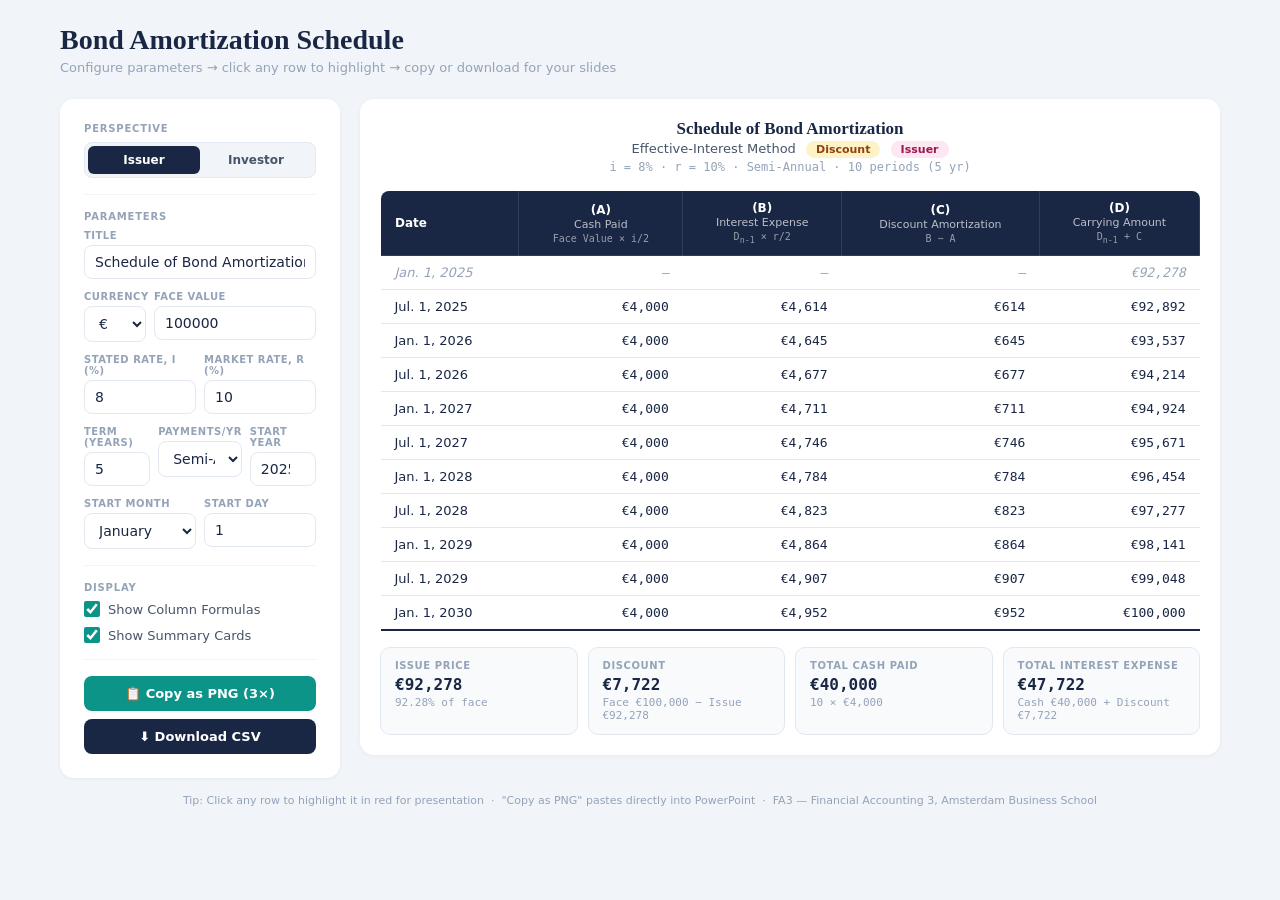
<file: tools/Bond-Amortization-Schedule-V1.html>
<!DOCTYPE html>
<html lang="en">
<head>
<meta charset="UTF-8">
<meta name="viewport" content="width=device-width, initial-scale=1.0">
<title>Bond Amortization Schedule — FA3</title>
<style>
  :root {
    --navy: #1a2744;
    --teal: #0d9488;
    --teal-dark: #0f766e;
    --rose: #be123c;
    --rose-light: #fff1f2;
    --amber: #d97706;
    --slate: #475569;
    --slate-light: #94a3b8;
    --border: #e2e8f0;
    --bg: #f1f5f9;
    --card: #ffffff;
    --success-bg: #f0fdf4;
    --success-text: #166534;
    --error-bg: #fef2f2;
    --error-text: #991b1b;
    --font-sans: system-ui, -apple-system, 'Segoe UI', Roboto, sans-serif;
    --font-serif: Georgia, 'Times New Roman', serif;
    --font-mono: 'SF Mono', 'Cascadia Code', Consolas, monospace;
  }

  * { box-sizing: border-box; margin: 0; padding: 0; }

  body {
    font-family: var(--font-sans);
    background: var(--bg);
    color: var(--navy);
    min-height: 100vh;
    padding: 24px 16px;
  }

  .wrapper { max-width: 1160px; margin: 0 auto; }

  .header { margin-bottom: 24px; }
  .header h1 {
    font-family: var(--font-serif);
    font-size: 28px; font-weight: 700; color: var(--navy);
    margin-bottom: 4px;
  }
  .header p { font-size: 13px; color: var(--slate-light); }

  .grid {
    display: grid;
    grid-template-columns: 280px 1fr;
    gap: 20px;
    align-items: start;
  }

  @media (max-width: 820px) {
    .grid { grid-template-columns: 1fr; }
    .controls { position: static !important; }
  }

  .panel {
    background: var(--card);
    border-radius: 14px;
    padding: 24px;
    box-shadow: 0 1px 4px rgba(0,0,0,0.05);
  }

  .controls { position: sticky; top: 16px; }

  .section-label {
    font-size: 10px; font-weight: 700; color: var(--slate-light);
    text-transform: uppercase; letter-spacing: 0.08em;
    margin-bottom: 8px;
  }

  .divider { border: none; border-top: 1px solid #f1f5f9; margin: 16px 0; }

  .fields { display: grid; gap: 12px; }
  .field label {
    display: block; font-size: 10px; font-weight: 700;
    color: var(--slate-light); text-transform: uppercase;
    letter-spacing: 0.05em; margin-bottom: 4px;
  }
  .field input, .field select {
    width: 100%; padding: 8px 10px;
    border: 1.5px solid var(--border); border-radius: 8px;
    font-size: 14px; font-family: inherit; color: var(--navy);
    outline: none; transition: border-color 0.15s;
    background: var(--card);
  }
  .field input:focus, .field select:focus { border-color: var(--teal); }

  .row-2 { display: grid; grid-template-columns: 1fr 1fr; gap: 8px; }
  .row-3 { display: grid; grid-template-columns: 1fr 1fr 1fr; gap: 8px; }
  .row-curr { display: grid; grid-template-columns: 62px 1fr; gap: 8px; }

  .toggles { display: grid; gap: 10px; }
  .toggle {
    display: flex; align-items: center; gap: 8px;
    cursor: pointer; font-size: 13px; color: var(--slate);
    user-select: none;
  }
  .toggle input[type="checkbox"] { width: 16px; height: 16px; accent-color: var(--teal); cursor: pointer; }

  /* Perspective pill toggle */
  .perspective-toggle {
    display: flex; border-radius: 8px; overflow: hidden;
    border: 1.5px solid var(--border); background: var(--bg);
    padding: 3px;
  }
  .perspective-toggle label {
    flex: 1; text-align: center;
    font-size: 12px; font-weight: 600; cursor: pointer;
    color: var(--slate); transition: all 0.2s;
    text-transform: none; letter-spacing: 0; margin: 0;
  }
  .perspective-toggle input { display: none; }
  .perspective-toggle input:checked + span {
    background: var(--navy); color: #fff;
  }
  .perspective-toggle span {
    display: block; border-radius: 6px; padding: 7px 4px;
    transition: all 0.2s;
  }

  .actions { display: grid; gap: 8px; }
  .action-btn {
    padding: 10px 16px; border-radius: 8px; border: none;
    font-size: 13px; font-weight: 600; cursor: pointer;
    font-family: inherit; transition: all 0.15s; color: #fff;
  }
  .action-btn:active { transform: scale(0.97); }
  .btn-teal { background: var(--teal); }
  .btn-teal:hover { background: var(--teal-dark); }
  .btn-navy { background: var(--navy); }
  .btn-navy:hover { background: #0f172a; }

  .toast {
    margin-top: 12px; padding: 8px 12px; border-radius: 8px;
    font-size: 12px; font-weight: 500; text-align: center;
    animation: fadeIn 0.2s; display: none;
  }
  .toast.success { background: var(--success-bg); color: var(--success-text); }
  .toast.error { background: var(--error-bg); color: var(--error-text); }

  @keyframes fadeIn { from { opacity: 0; transform: translateY(-4px); } to { opacity: 1; transform: none; } }

  /* ── Table area ── */
  .table-wrap { padding: 20px; overflow-x: auto; }

  .schedule-title {
    font-family: var(--font-serif);
    font-size: 17px; font-weight: 700; color: var(--navy);
    text-align: center; margin-bottom: 2px;
  }
  .schedule-subtitle {
    font-size: 13px; color: var(--slate); text-align: center; margin-bottom: 2px;
  }
  .schedule-params {
    font-size: 12px; color: var(--slate-light); text-align: center; margin-bottom: 16px;
    font-family: var(--font-mono);
  }

  .badge {
    display: inline-block; padding: 2px 10px; border-radius: 10px;
    font-size: 11px; font-weight: 600; margin-left: 6px;
    vertical-align: middle;
  }
  .badge-discount { background: #fef3c7; color: #92400e; }
  .badge-premium { background: #dbeafe; color: #1e40af; }
  .badge-par { background: #f0fdf4; color: #166534; }
  .badge-issuer { background: #fce7f3; color: #9d174d; }
  .badge-investor { background: #e0e7ff; color: #3730a3; }

  table.schedule {
    width: 100%; border-collapse: collapse;
    font-size: 13.5px; min-width: 620px;
  }

  table.schedule thead th {
    background: var(--navy); color: #fff;
    padding: 10px 14px; text-align: center;
    font-weight: 600; font-size: 12px;
    border: 1px solid rgba(255,255,255,0.1);
  }
  table.schedule thead th:first-child { text-align: left; border-radius: 8px 0 0 0; }
  table.schedule thead th:last-child { border-radius: 0 8px 0 0; }

  table.schedule thead .col-label { font-size: 11px; opacity: 0.7; font-weight: 400; }
  table.schedule thead .col-formula {
    font-family: var(--font-mono); font-size: 10px; opacity: 0.55;
    font-weight: 400; display: block; margin-top: 2px;
  }

  table.schedule tbody td {
    padding: 9px 14px; text-align: right;
    border-bottom: 1px solid var(--border);
    font-family: var(--font-mono); font-size: 13px;
    transition: background 0.15s, color 0.15s;
  }
  table.schedule tbody td:first-child {
    text-align: left; font-family: var(--font-sans); font-weight: 500;
  }

  table.schedule tbody tr { cursor: pointer; }
  table.schedule tbody tr:hover { background: #f8fafc; }

  table.schedule tbody tr.highlighted {
    background: var(--rose-light);
  }
  table.schedule tbody tr.highlighted td {
    color: var(--rose); font-weight: 700;
  }

  table.schedule tbody tr.row-initial td {
    color: var(--slate-light); font-style: italic; cursor: default;
  }
  table.schedule tbody tr.row-initial:hover { background: transparent; }

  table.schedule tbody tr:last-child td {
    border-bottom: 2.5px double var(--navy);
  }

  /* Summary cards */
  .summary {
    display: grid; grid-template-columns: repeat(auto-fit, minmax(160px, 1fr));
    gap: 10px; margin-top: 16px;
  }
  .summary-card {
    background: #f8fafc; border-radius: 10px; padding: 12px 14px;
    border: 1px solid var(--border);
  }
  .summary-card .sc-label {
    font-size: 10px; font-weight: 700; color: var(--slate-light);
    text-transform: uppercase; letter-spacing: 0.06em; margin-bottom: 4px;
  }
  .summary-card .sc-value {
    font-size: 16px; font-weight: 700; color: var(--navy);
    font-family: var(--font-mono);
  }
  .summary-card .sc-detail {
    font-size: 11px; color: var(--slate-light); margin-top: 2px;
    font-family: var(--font-mono);
  }

  .footer {
    max-width: 1160px; margin: 16px auto 0;
    font-size: 11px; color: var(--slate-light); text-align: center;
  }

  @media (max-width: 500px) {
    body { padding: 12px 8px; }
    .panel { padding: 16px; }
    .header h1 { font-size: 22px; }
  }
</style>
</head>
<body>

<div class="wrapper">
  <div class="header">
    <h1>Bond Amortization Schedule</h1>
    <p>Configure parameters → click any row to highlight → copy or download for your slides</p>
  </div>

  <div class="grid">
    <div class="panel controls">
      <div class="section-label">Perspective</div>
      <div class="perspective-toggle">
        <label><input type="radio" name="perspective" value="issuer" checked><span>Issuer</span></label>
        <label><input type="radio" name="perspective" value="investor"><span>Investor</span></label>
      </div>

      <hr class="divider">

      <div class="section-label">Parameters</div>
      <div class="fields">
        <div class="field">
          <label>Title</label>
          <input id="title" value="Schedule of Bond Amortization">
        </div>
        <div class="row-curr">
          <div class="field">
            <label>Currency</label>
            <select id="currency">
              <option value="€" selected>€</option>
              <option value="$">$</option>
              <option value="£">£</option>
              <option value="¥">¥</option>
              <option value="CHF">CHF</option>
            </select>
          </div>
          <div class="field">
            <label>Face Value</label>
            <input type="number" id="faceValue" value="100000" step="10000">
          </div>
        </div>
        <div class="row-2">
          <div class="field">
            <label>Stated Rate, i (%)</label>
            <input type="number" id="couponRate" value="8" step="0.5" min="0" max="30">
          </div>
          <div class="field">
            <label>Market Rate, r (%)</label>
            <input type="number" id="marketRate" value="10" step="0.5" min="0.5" max="30">
          </div>
        </div>
        <div class="row-3">
          <div class="field">
            <label>Term (Years)</label>
            <input type="number" id="termYears" value="5" min="1" max="30">
          </div>
          <div class="field">
            <label>Payments/Yr</label>
            <select id="frequency">
              <option value="1">Annual</option>
              <option value="2" selected>Semi-Ann.</option>
              <option value="4">Quarterly</option>
              <option value="12">Monthly</option>
            </select>
          </div>
          <div class="field">
            <label>Start Year</label>
            <input type="number" id="startYear" value="2025" min="1990" max="2050">
          </div>
        </div>
        <div class="row-2">
          <div class="field">
            <label>Start Month</label>
            <select id="startMonth">
              <option value="0" selected>January</option>
              <option value="1">February</option>
              <option value="2">March</option>
              <option value="3">April</option>
              <option value="4">May</option>
              <option value="5">June</option>
              <option value="6">July</option>
              <option value="7">August</option>
              <option value="8">September</option>
              <option value="9">October</option>
              <option value="10">November</option>
              <option value="11">December</option>
            </select>
          </div>
          <div class="field">
            <label>Start Day</label>
            <input type="number" id="startDay" value="1" min="1" max="31">
          </div>
        </div>
      </div>

      <hr class="divider">

      <div class="section-label">Display</div>
      <div class="toggles">
        <label class="toggle"><input type="checkbox" id="showFormulas" checked> Show Column Formulas</label>
        <label class="toggle"><input type="checkbox" id="showSummary" checked> Show Summary Cards</label>
      </div>

      <hr class="divider">

      <div class="actions">
        <button class="action-btn btn-teal" onclick="copyAsPNG()">📋 Copy as PNG (3×)</button>
        <button class="action-btn btn-navy" onclick="downloadCSV()">⬇ Download CSV</button>
      </div>
      <div id="toast" class="toast"></div>
    </div>

    <div class="panel table-wrap" id="captureArea">
      <div id="tableContainer"></div>
    </div>
  </div>

  <div class="footer">
    Tip: Click any row to highlight it in red for presentation &nbsp;·&nbsp; "Copy as PNG" pastes directly into PowerPoint &nbsp;·&nbsp; FA3 — Financial Accounting 3, Amsterdam Business School
  </div>
</div>

<script>
const $ = (id) => document.getElementById(id);
const inputIds = ["title","faceValue","couponRate","marketRate","termYears","startYear","startMonth","startDay","currency","frequency","showFormulas","showSummary"];

inputIds.forEach(id => {
  const el = $(id);
  el.addEventListener("input", render);
  el.addEventListener("change", render);
});

document.querySelectorAll('input[name="perspective"]').forEach(r => {
  r.addEventListener("change", render);
});

function getPerspective() {
  return document.querySelector('input[name="perspective"]:checked').value;
}

function fmt(n) {
  return Math.round(n).toLocaleString("en-US");
}

function pvF(rate, n) { return 1 / Math.pow(1 + rate, n); }
function pvAF(rate, n) { return (1 - Math.pow(1 + rate, -n)) / rate; }

// ── Date helpers ──
const MONTH_NAMES = ["Jan.","Feb.","Mar.","Apr.","May","Jun.","Jul.","Aug.","Sep.","Oct.","Nov.","Dec."];

function buildDates(startYear, startMonthIdx, startDay, freq, totalPeriods) {
  const dates = [];
  const initDate = new Date(startYear, startMonthIdx, startDay);
  dates.push(formatDate(initDate));

  const monthsPerPeriod = 12 / freq;

  for (let i = 1; i <= totalPeriods; i++) {
    const d = new Date(startYear, startMonthIdx + i * monthsPerPeriod, startDay);
    dates.push(formatDate(d));
  }
  return dates;
}

function formatDate(d) {
  const day = d.getDate();
  const mon = MONTH_NAMES[d.getMonth()];
  const yr = d.getFullYear();
  return `${mon} ${day}, ${yr}`;
}

function freqLabel(freq) {
  switch (freq) {
    case 1: return "";
    case 2: return "/2";
    case 4: return "/4";
    case 12: return "/12";
    default: return `/${freq}`;
  }
}

function freqWord(freq) {
  switch (freq) {
    case 1: return "Annual";
    case 2: return "Semi-Annual";
    case 4: return "Quarterly";
    case 12: return "Monthly";
    default: return `${freq}×/year`;
  }
}

function render() {
  const title      = $("title").value;
  const faceVal    = parseFloat($("faceValue").value) || 0;
  const couponR    = parseFloat($("couponRate").value) || 0;
  const marketR    = parseFloat($("marketRate").value) || 0.5;
  const termYears  = Math.max(1, Math.min(30, parseInt($("termYears").value) || 5));
  const startYear  = parseInt($("startYear").value) || 2025;
  const startMonth = parseInt($("startMonth").value) || 0;
  const startDay   = Math.max(1, Math.min(31, parseInt($("startDay").value) || 1));
  const curr       = $("currency").value;
  const freq       = parseInt($("frequency").value) || 1;
  const showForm   = $("showFormulas").checked;
  const showSum    = $("showSummary").checked;
  const perspective = getPerspective();
  const isIssuer   = perspective === "issuer";

  const totalPeriods = termYears * freq;
  const periodRate   = (marketR / 100) / freq;
  const periodCoupon = faceVal * (couponR / 100) / freq;

  // Initial carrying amount
  const pvAnnuity   = periodCoupon * pvAF(periodRate, totalPeriods);
  const pvPrincipal = faceVal * pvF(periodRate, totalPeriods);
  const initialCV   = pvAnnuity + pvPrincipal;

  // Bond type
  let bondType, badgeClass;
  if (Math.abs(initialCV - faceVal) < 0.50) {
    bondType = "Par"; badgeClass = "badge-par";
  } else if (initialCV < faceVal) {
    bondType = "Discount"; badgeClass = "badge-discount";
  } else {
    bondType = "Premium"; badgeClass = "badge-premium";
  }

  const isDiscount = initialCV < faceVal;

  // Column labels
  const colALabel = isIssuer ? "Cash Paid" : "Cash Received";
  const colBLabel = isIssuer ? "Interest Expense" : "Interest Revenue";
  const colCLabel = isDiscount
    ? "Discount Amortization"
    : (bondType === "Par" ? "Amortization" : "Premium Amortization");

  // Formulas with frequency
  const fl = freqLabel(freq);
  const colAFormula = freq === 1 ? "Face Value × i" : `Face Value × i${fl}`;
  const colBFormula = freq === 1 ? `D<sub>n-1</sub> × r` : `D<sub>n-1</sub> × r${fl}`;
  const colCFormula = isDiscount ? "B − A" : "A − B";
  const colDFormula = isDiscount ? "D<sub>n-1</sub> + C" : (bondType === "Par" ? "D<sub>n-1</sub>" : "D<sub>n-1</sub> − C");

  // Dates
  const dates = buildDates(startYear, startMonth, startDay, freq, totalPeriods);

  // Build rows
  const rows = [];
  let cv = initialCV;
  let totalCash = 0;
  let totalInterest = 0;
  let totalAmort = 0;

  for (let i = 1; i <= totalPeriods; i++) {
    const cashAmt = periodCoupon;
    let interestAmt = cv * periodRate;
    let amort = Math.abs(interestAmt - cashAmt);
    let newCV;

    if (i === totalPeriods) {
      // Last period: force to face value
      newCV = faceVal;
      amort = Math.abs(newCV - cv);
      interestAmt = isDiscount ? (cashAmt + amort) : (cashAmt - amort);
      if (bondType === "Par") {
        interestAmt = cashAmt;
        amort = 0;
        newCV = faceVal;
      }
    } else {
      newCV = isDiscount ? cv + amort : cv - amort;
    }

    totalCash += cashAmt;
    totalInterest += interestAmt;
    totalAmort += amort;

    rows.push({
      date: dates[i],
      cash: cashAmt,
      interest: Math.round(interestAmt),
      amort: Math.round(amort),
      cv: Math.round(newCV)
    });

    cv = newCV;
  }

  // Perspective badge
  const perspBadge = isIssuer
    ? '<span class="badge badge-issuer">Issuer</span>'
    : '<span class="badge badge-investor">Investor</span>';

  // ── Build HTML ──
  let html = '';

  html += `<div class="schedule-title">${esc(title)}</div>`;
  html += `<div class="schedule-subtitle">Effective-Interest Method <span class="badge ${badgeClass}">${bondType}</span> ${perspBadge}</div>`;
  html += `<div class="schedule-params">i = ${couponR}% · r = ${marketR}% · ${freqWord(freq)} · ${totalPeriods} periods (${termYears} yr)</div>`;

  html += `<table class="schedule" id="scheduleTable">`;

  // Header
  html += `<thead><tr>`;
  html += `<th>Date</th>`;
  html += `<th>(A)<br><span class="col-label">${colALabel}</span>${showForm ? `<span class="col-formula">${colAFormula}</span>` : ''}</th>`;
  html += `<th>(B)<br><span class="col-label">${colBLabel}</span>${showForm ? `<span class="col-formula">${colBFormula}</span>` : ''}</th>`;
  html += `<th>(C)<br><span class="col-label">${colCLabel}</span>${showForm ? `<span class="col-formula">${colCFormula}</span>` : ''}</th>`;
  html += `<th>(D)<br><span class="col-label">Carrying Amount</span>${showForm ? `<span class="col-formula">${colDFormula}</span>` : ''}</th>`;
  html += `</tr></thead>`;

  // Body
  html += `<tbody>`;
  html += `<tr class="row-initial"><td>${dates[0]}</td><td>–</td><td>–</td><td>–</td><td>${curr}${fmt(initialCV)}</td></tr>`;

  rows.forEach((r, i) => {
    html += `<tr onclick="toggleHighlight(this)" data-idx="${i}">`;
    html += `<td>${r.date}</td>`;
    html += `<td>${curr}${fmt(r.cash)}</td>`;
    html += `<td>${curr}${fmt(r.interest)}</td>`;
    html += `<td>${curr}${fmt(r.amort)}</td>`;
    html += `<td>${curr}${fmt(r.cv)}</td>`;
    html += `</tr>`;
  });

  html += `</tbody></table>`;

  // Summary cards
  if (showSum) {
    const discount = Math.abs(faceVal - initialCV);
    const cashLabel = isIssuer ? "Total Cash Paid" : "Total Cash Received";
    const intLabel = isIssuer ? "Total Interest Expense" : "Total Interest Revenue";

    html += `<div class="summary">`;
    html += summaryCard("Issue Price", `${curr}${fmt(initialCV)}`, `${(initialCV/faceVal*100).toFixed(2)}% of face`);
    if (bondType !== "Par") {
      html += summaryCard(bondType, `${curr}${fmt(discount)}`, `Face ${curr}${fmt(faceVal)} − Issue ${curr}${fmt(initialCV)}`);
    }
    html += summaryCard(cashLabel, `${curr}${fmt(totalCash)}`, `${totalPeriods} × ${curr}${fmt(periodCoupon)}`);
    html += summaryCard(intLabel, `${curr}${fmt(Math.round(totalInterest))}`, `Cash ${curr}${fmt(totalCash)} ${isDiscount ? '+' : '−'} ${bondType !== "Par" ? `${bondType} ${curr}${fmt(discount)}` : '0'}`);
    html += `</div>`;
  }

  $("tableContainer").innerHTML = html;
}

function summaryCard(label, value, detail) {
  return `<div class="summary-card"><div class="sc-label">${label}</div><div class="sc-value">${value}</div><div class="sc-detail">${detail}</div></div>`;
}

function toggleHighlight(tr) {
  if (tr.classList.contains("row-initial")) return;
  tr.classList.toggle("highlighted");
}

function esc(s) { return s.replace(/&/g,"&amp;").replace(/</g,"&lt;").replace(/>/g,"&gt;").replace(/"/g,"&quot;"); }

// ─── Export: Copy as PNG ───
async function copyAsPNG() {
  const area = $("captureArea");
  if (!area) return;
  try {
    const w = area.scrollWidth;
    const h = area.scrollHeight;
    const scale = 3;

    const styles = document.querySelectorAll("style");
    let cssText = "";
    styles.forEach(s => { cssText += s.textContent; });

    const svgStr = `<svg xmlns="http://www.w3.org/2000/svg" width="${w}" height="${h}">
      <foreignObject width="100%" height="100%">
        <div xmlns="http://www.w3.org/1999/xhtml" style="font-family:system-ui,-apple-system,'Segoe UI',Roboto,sans-serif;">
          <style>${cssText}
          .table-wrap{padding:20px;background:#fff;border-radius:0;box-shadow:none;}
          .summary-card{background:#f8fafc;}
          </style>
          ${area.innerHTML}
        </div>
      </foreignObject>
    </svg>`;

    const canvas = document.createElement("canvas");
    canvas.width = w * scale;
    canvas.height = h * scale;
    const ctx = canvas.getContext("2d");
    ctx.scale(scale, scale);

    const img = new Image();
    const blob = new Blob([svgStr], { type: "image/svg+xml;charset=utf-8" });
    const url = URL.createObjectURL(blob);

    await new Promise((res, rej) => { img.onload = res; img.onerror = rej; img.src = url; });
    ctx.fillStyle = "#ffffff";
    ctx.fillRect(0, 0, w, h);
    ctx.drawImage(img, 0, 0, w, h);
    URL.revokeObjectURL(url);

    canvas.toBlob(async (b) => {
      try {
        await navigator.clipboard.write([ new ClipboardItem({ "image/png": b }) ]);
        showToast("Copied to clipboard!", "success");
      } catch {
        const a = document.createElement("a");
        a.href = URL.createObjectURL(b);
        a.download = "bond_amortization.png";
        a.click();
        showToast("Downloaded as PNG (clipboard not available)", "success");
      }
    }, "image/png");
  } catch (err) {
    showToast("Error: " + err.message, "error");
  }
}

// ─── Export: Download CSV ───
function downloadCSV() {
  const faceVal    = parseFloat($("faceValue").value) || 0;
  const couponR    = parseFloat($("couponRate").value) || 0;
  const marketR    = parseFloat($("marketRate").value) || 0.5;
  const termYears  = Math.max(1, Math.min(30, parseInt($("termYears").value) || 5));
  const startYear  = parseInt($("startYear").value) || 2025;
  const startMonth = parseInt($("startMonth").value) || 0;
  const startDay   = Math.max(1, Math.min(31, parseInt($("startDay").value) || 1));
  const freq       = parseInt($("frequency").value) || 1;
  const perspective = getPerspective();
  const isIssuer   = perspective === "issuer";

  const totalPeriods = termYears * freq;
  const periodRate   = (marketR / 100) / freq;
  const periodCoupon = faceVal * (couponR / 100) / freq;

  const pvAnn = periodCoupon * pvAF(periodRate, totalPeriods);
  const pvPri = faceVal * pvF(periodRate, totalPeriods);
  let cv = pvAnn + pvPri;
  const isDiscount = cv < faceVal;

  const dates = buildDates(startYear, startMonth, startDay, freq, totalPeriods);

  const colA = isIssuer ? "Cash Paid (A)" : "Cash Received (A)";
  const colB = isIssuer ? "Interest Expense (B)" : "Interest Revenue (B)";

  let csv = `Date,${colA},${colB},Amortization (C),Carrying Amount (D)\n`;
  csv += `${dates[0]},–,–,–,${Math.round(cv)}\n`;

  for (let i = 1; i <= totalPeriods; i++) {
    const cashAmt = periodCoupon;
    let intAmt = cv * periodRate;
    let amort = Math.abs(intAmt - cashAmt);
    let newCV;

    if (i === totalPeriods) {
      newCV = faceVal;
      amort = Math.abs(newCV - cv);
      intAmt = isDiscount ? (cashAmt + amort) : (cashAmt - amort);
    } else {
      newCV = isDiscount ? cv + amort : cv - amort;
    }

    csv += `${dates[i]},${Math.round(cashAmt)},${Math.round(intAmt)},${Math.round(amort)},${Math.round(newCV)}\n`;
    cv = newCV;
  }

  const blob = new Blob([csv], { type: "text/csv" });
  const a = document.createElement("a");
  a.href = URL.createObjectURL(blob);
  a.download = "bond_amortization.csv";
  a.click();
  showToast("CSV downloaded", "success");
}

function showToast(msg, type) {
  const el = $("toast");
  el.className = "toast " + type;
  el.textContent = msg;
  el.style.display = "block";
  setTimeout(() => { el.style.display = "none"; }, 2500);
}

render();
</script>
</body>
</html>
</file>
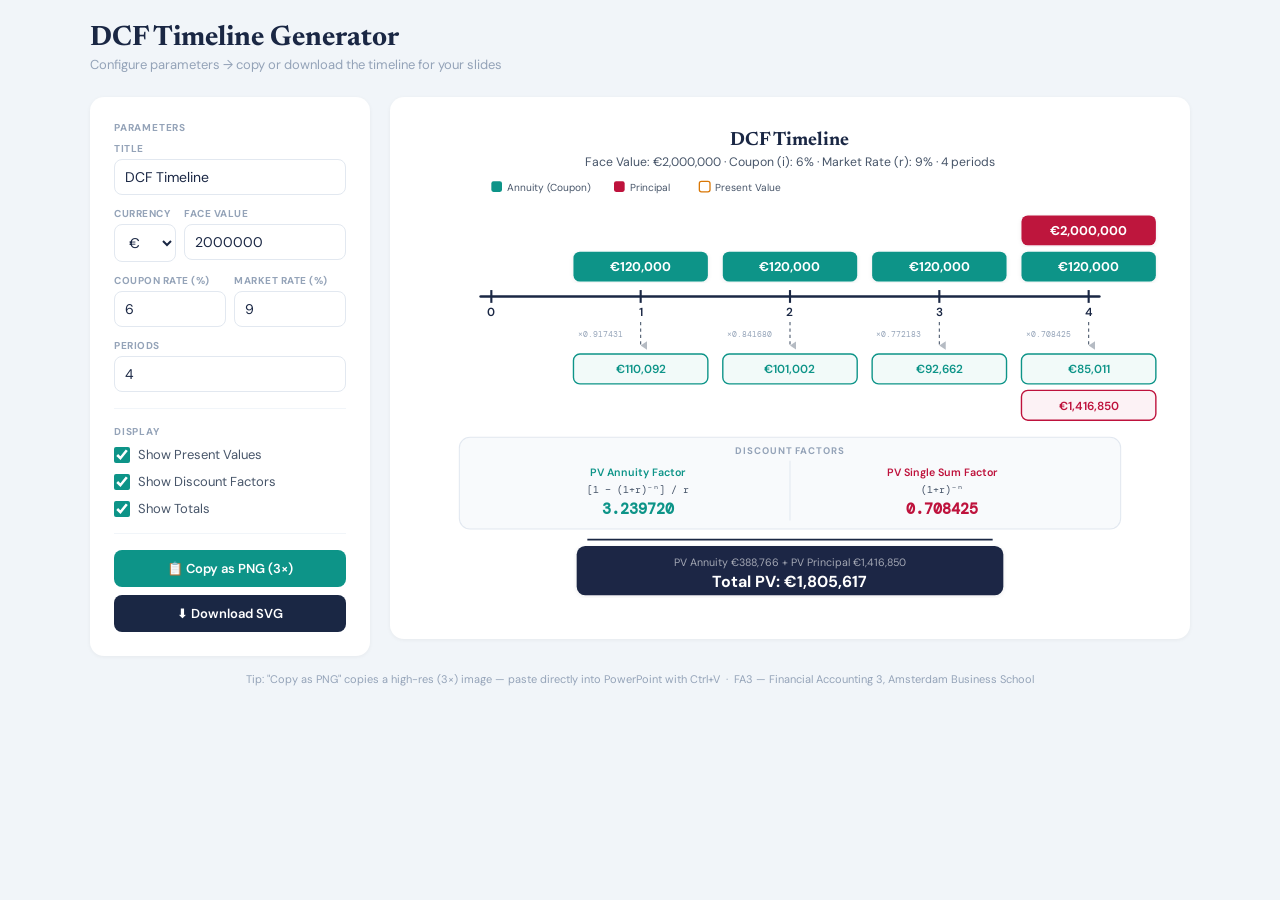
<file: tools/DCF-Timeline-V0.html>
<!DOCTYPE html>
<html lang="en">
<head>
<meta charset="UTF-8">
<meta name="viewport" content="width=device-width, initial-scale=1.0">
<title>DCF Timeline Generator — FA3</title>
<link href="https://fonts.googleapis.com/css2?family=Newsreader:opsz,wght@6..72,400;6..72,600;6..72,700&family=DM+Sans:wght@400;500;600;700&family=DM+Mono:wght@400;500&display=swap" rel="stylesheet">
<style>
  :root {
    --navy: #1a2744;
    --teal: #0d9488;
    --teal-dark: #0f766e;
    --amber: #d97706;
    --rose: #be123c;
    --slate: #475569;
    --slate-light: #94a3b8;
    --border: #e2e8f0;
    --bg: #f1f5f9;
    --card: #ffffff;
    --success-bg: #f0fdf4;
    --success-text: #166534;
    --error-bg: #fef2f2;
    --error-text: #991b1b;
  }

  * { box-sizing: border-box; margin: 0; padding: 0; }

  body {
    font-family: 'DM Sans', system-ui, sans-serif;
    background: var(--bg);
    color: var(--navy);
    min-height: 100vh;
    padding: 24px 16px;
  }

  .wrapper { max-width: 1100px; margin: 0 auto; }

  .header { margin-bottom: 24px; }
  .header h1 {
    font-family: 'Newsreader', Georgia, serif;
    font-size: 28px; font-weight: 700; color: var(--navy);
    margin-bottom: 4px;
  }
  .header p { font-size: 13px; color: var(--slate-light); }

  .grid {
    display: grid;
    grid-template-columns: 280px 1fr;
    gap: 20px;
    align-items: start;
  }

  @media (max-width: 740px) {
    .grid { grid-template-columns: 1fr; }
    .controls { position: static !important; }
  }

  .panel {
    background: var(--card);
    border-radius: 14px;
    padding: 24px;
    box-shadow: 0 1px 4px rgba(0,0,0,0.05);
  }

  .controls { position: sticky; top: 16px; }

  .section-label {
    font-size: 10px; font-weight: 700; color: var(--slate-light);
    text-transform: uppercase; letter-spacing: 0.08em;
    margin-bottom: 8px;
  }

  .divider { border: none; border-top: 1px solid #f1f5f9; margin: 16px 0; }

  .fields { display: grid; gap: 12px; }
  .field label {
    display: block; font-size: 10px; font-weight: 700;
    color: var(--slate-light); text-transform: uppercase;
    letter-spacing: 0.05em; margin-bottom: 4px;
  }
  .field input, .field select {
    width: 100%; padding: 8px 10px;
    border: 1.5px solid var(--border); border-radius: 8px;
    font-size: 14px; font-family: inherit; color: var(--navy);
    outline: none; transition: border-color 0.15s;
    background: var(--card);
  }
  .field input:focus, .field select:focus { border-color: var(--teal); }

  .row-2 { display: grid; grid-template-columns: 1fr 1fr; gap: 8px; }
  .row-curr { display: grid; grid-template-columns: 62px 1fr; gap: 8px; }

  .toggles { display: grid; gap: 10px; }
  .toggle {
    display: flex; align-items: center; gap: 8px;
    cursor: pointer; font-size: 13px; color: var(--slate);
    user-select: none;
  }
  .toggle input { width: 16px; height: 16px; accent-color: var(--teal); cursor: pointer; }

  .actions { display: grid; gap: 8px; }
  .action-btn {
    padding: 10px 16px; border-radius: 8px; border: none;
    font-size: 13px; font-weight: 600; cursor: pointer;
    font-family: inherit; transition: all 0.15s; color: #fff;
  }
  .action-btn:active { transform: scale(0.97); }
  .btn-teal { background: var(--teal); }
  .btn-teal:hover { background: var(--teal-dark); }
  .btn-navy { background: var(--navy); }
  .btn-navy:hover { background: #0f172a; }

  .toast {
    margin-top: 12px; padding: 8px 12px; border-radius: 8px;
    font-size: 12px; font-weight: 500; text-align: center;
    animation: fadeIn 0.2s; display: none;
  }
  .toast.success { background: var(--success-bg); color: var(--success-text); }
  .toast.error { background: var(--error-bg); color: var(--error-text); }

  @keyframes fadeIn { from { opacity: 0; transform: translateY(-4px); } to { opacity: 1; transform: none; } }

  .preview { padding: 16px; overflow-x: auto; }
  .preview svg { width: 100%; height: auto; display: block; min-width: 680px; }

  .footer {
    max-width: 1100px; margin: 16px auto 0;
    font-size: 11px; color: var(--slate-light); text-align: center;
  }

  @media (max-width: 500px) {
    body { padding: 12px 8px; }
    .panel { padding: 16px; }
    .header h1 { font-size: 22px; }
  }
</style>
</head>
<body>

<div class="wrapper">
  <div class="header">
    <h1>DCF Timeline Generator</h1>
    <p>Configure parameters → copy or download the timeline for your slides</p>
  </div>

  <div class="grid">
    <div class="panel controls">
      <div class="section-label">Parameters</div>
      <div class="fields">
        <div class="field">
          <label>Title</label>
          <input id="title" value="DCF Timeline">
        </div>
        <div class="row-curr">
          <div class="field">
            <label>Currency</label>
            <select id="currency">
              <option value="€" selected>€</option>
              <option value="$">$</option>
              <option value="£">£</option>
              <option value="¥">¥</option>
              <option value="CHF">CHF</option>
            </select>
          </div>
          <div class="field">
            <label>Face Value</label>
            <input type="number" id="faceValue" value="2000000" step="100000">
          </div>
        </div>
        <div class="row-2">
          <div class="field">
            <label>Coupon Rate (%)</label>
            <input type="number" id="couponRate" value="6" step="0.5" min="0" max="30">
          </div>
          <div class="field">
            <label>Market Rate (%)</label>
            <input type="number" id="marketRate" value="9" step="0.5" min="0.5" max="30">
          </div>
        </div>
        <div class="field">
          <label>Periods</label>
          <input type="number" id="periods" value="4" min="1" max="12">
        </div>
      </div>

      <hr class="divider">

      <div class="section-label">Display</div>
      <div class="toggles">
        <label class="toggle"><input type="checkbox" id="showPV" checked> Show Present Values</label>
        <label class="toggle"><input type="checkbox" id="showFactors" checked> Show Discount Factors</label>
        <label class="toggle"><input type="checkbox" id="showTotal" checked> Show Totals</label>
      </div>

      <hr class="divider">

      <div class="actions">
        <button class="action-btn btn-teal" onclick="copyAsPNG()">📋 Copy as PNG (3×)</button>
        <button class="action-btn btn-navy" onclick="downloadSVG()">⬇ Download SVG</button>
      </div>
      <div id="toast" class="toast"></div>
    </div>

    <div class="panel preview">
      <div id="svgContainer"></div>
    </div>
  </div>

  <div class="footer">
    Tip: "Copy as PNG" copies a high-res (3×) image — paste directly into PowerPoint with Ctrl+V &nbsp;·&nbsp; FA3 — Financial Accounting 3, Amsterdam Business School
  </div>
</div>

<script>
const $ = (id) => document.getElementById(id);
const inputIds = ["title", "faceValue", "couponRate", "marketRate", "periods", "currency", "showPV", "showFactors", "showTotal"];

inputIds.forEach(id => {
  const el = $(id);
  el.addEventListener("input", render);
  el.addEventListener("change", render);
});

function fmt(n) {
  if (Math.abs(n) >= 1000) return n.toLocaleString("en-US", { minimumFractionDigits: 0, maximumFractionDigits: 0 });
  return n.toLocaleString("en-US", { minimumFractionDigits: 2, maximumFractionDigits: 2 });
}
function pvF(rate, n) { return 1 / Math.pow(1 + rate, n); }
function pvAF(rate, n) { return (1 - Math.pow(1 + rate, -n)) / rate; }
function esc(s) { return s.replace(/&/g,"&amp;").replace(/</g,"&lt;").replace(/>/g,"&gt;").replace(/"/g,"&quot;"); }

function render() {
  const title    = $("title").value;
  const faceVal  = parseFloat($("faceValue").value) || 0;
  const couponR  = parseFloat($("couponRate").value) || 0;
  const marketR  = parseFloat($("marketRate").value) || 0.5;
  const periods  = Math.max(1, Math.min(12, parseInt($("periods").value) || 4));
  const curr     = $("currency").value;
  const showPV   = $("showPV").checked;
  const showFact = $("showFactors").checked;
  const showTot  = $("showTotal").checked;

  const rate   = marketR / 100;
  const coupon = faceVal * (couponR / 100);

  const annuityFactor   = pvAF(rate, periods);
  const principalFactor = pvF(rate, periods);
  const pvAnnuity       = coupon * annuityFactor;
  const pvPrincipal     = faceVal * principalFactor;
  const totalPV         = pvAnnuity + pvPrincipal;

  // ── Layout geometry ──
  const padL = 80, padR = 80;
  const colW = Math.min(140, 740 / periods);
  const tlW  = colW * periods;
  const W    = padL + tlW + padR;
  const boxW = colW - 14;
  const boxH = 28;
  const gap  = 6;

  // Space above timeline
  const headerH = 80;
  const aboveSpace = 16 + boxH + gap + boxH + 14; // principal + gap + coupon + padding
  const y0 = headerH + aboveSpace;

  // Space below timeline
  const arrowZone   = showPV ? 50 : 0;
  const pvZone      = showPV ? (boxH + gap + boxH + 20) : 24;
  const formulaH    = (showPV && showFact) ? 96 : 0;
  const totalH      = (showPV && showTot)  ? 62 : 0;

  const H = y0 + arrowZone + pvZone + formulaH + totalH + 16;

  // ── Build SVG ──
  let svg = `<svg id="timelineSVG" viewBox="0 0 ${W} ${H}" xmlns="http://www.w3.org/2000/svg" style="background:#fff;border-radius:12px">`;

  svg += `<defs>
    <filter id="sh" x="-4%" y="-4%" width="108%" height="108%"><feDropShadow dx="0" dy="1" stdDeviation="2" flood-opacity="0.08"/></filter>
    <marker id="ad" markerWidth="8" markerHeight="6" refX="4" refY="6" orient="auto"><path d="M0,0 L4,6 L8,0" fill="#475569" opacity="0.4"/></marker>
  </defs>`;

  // ── Title & subtitle ──
  svg += `<text x="${W/2}" y="30" text-anchor="middle" font-size="18" font-weight="700" fill="#1a2744" font-family="'Newsreader',Georgia,serif">${esc(title)}</text>`;
  svg += `<text x="${W/2}" y="50" text-anchor="middle" font-size="11.5" fill="#475569" font-family="'DM Sans',system-ui,sans-serif">Face Value: ${curr}${fmt(faceVal)}  ·  Coupon (i): ${couponR}%  ·  Market Rate (r): ${marketR}%  ·  ${periods} periods</text>`;

  // ── Legend ──
  let lx = padL;
  svg += `<rect x="${lx}" y="${headerH - 16}" width="10" height="10" rx="2" fill="#0d9488"/>`;
  svg += `<text x="${lx+15}" y="${headerH - 7}" font-size="9.5" fill="#475569" font-family="'DM Sans',system-ui,sans-serif">Annuity (Coupon)</text>`;
  lx += 115;
  svg += `<rect x="${lx}" y="${headerH - 16}" width="10" height="10" rx="2" fill="#be123c"/>`;
  svg += `<text x="${lx+15}" y="${headerH - 7}" font-size="9.5" fill="#475569" font-family="'DM Sans',system-ui,sans-serif">Principal</text>`;
  if (showPV) {
    lx += 80;
    svg += `<rect x="${lx}" y="${headerH - 16}" width="10" height="10" rx="2" fill="none" stroke="#d97706" stroke-width="1.2"/>`;
    svg += `<text x="${lx+15}" y="${headerH - 7}" font-size="9.5" fill="#475569" font-family="'DM Sans',system-ui,sans-serif">Present Value</text>`;
  }

  // ── Timeline axis ──
  svg += `<line x1="${padL-10}" y1="${y0}" x2="${padL+tlW+10}" y2="${y0}" stroke="#1a2744" stroke-width="2.5" stroke-linecap="round"/>`;
  svg += `<line x1="${padL}" y1="${y0-6}" x2="${padL}" y2="${y0+6}" stroke="#1a2744" stroke-width="2"/>`;
  svg += `<text x="${padL}" y="${y0+18}" text-anchor="middle" font-size="11" font-weight="600" fill="#1a2744" font-family="'DM Sans',system-ui,sans-serif">0</text>`;

  // ── Per-period elements ──
  for (let i = 0; i < periods; i++) {
    const p = i + 1;
    const x = padL + p * colW;
    const isLast = (i === periods - 1);
    const factor = pvF(rate, p);

    // Tick
    svg += `<line x1="${x}" y1="${y0-6}" x2="${x}" y2="${y0+6}" stroke="#1a2744" stroke-width="2"/>`;
    svg += `<text x="${x}" y="${y0+18}" text-anchor="middle" font-size="11" font-weight="600" fill="#1a2744" font-family="'DM Sans',system-ui,sans-serif">${p}</text>`;

    // ═══ ABOVE TIMELINE: Cash flow boxes ═══
    const couponBoxY = y0 - 14 - boxH;
    svg += `<rect x="${x - boxW/2}" y="${couponBoxY}" width="${boxW}" height="${boxH}" rx="6" fill="#0d9488" filter="url(#sh)"/>`;
    svg += `<text x="${x}" y="${couponBoxY + 18}" text-anchor="middle" font-size="12" font-weight="700" fill="#fff" font-family="'DM Sans',system-ui,sans-serif">${curr}${fmt(coupon)}</text>`;

    if (isLast) {
      const prinBoxY = couponBoxY - gap - boxH;
      svg += `<rect x="${x - boxW/2}" y="${prinBoxY}" width="${boxW}" height="${boxH}" rx="6" fill="#be123c" filter="url(#sh)"/>`;
      svg += `<text x="${x}" y="${prinBoxY + 18}" text-anchor="middle" font-size="12" font-weight="700" fill="#fff" font-family="'DM Sans',system-ui,sans-serif">${curr}${fmt(faceVal)}</text>`;
    }

    // ═══ BELOW TIMELINE: Mirrored PV boxes (outlined) ═══
    if (showPV) {
      const arrowStart = y0 + 24;
      const arrowEnd   = y0 + arrowZone - 4;

      // Dashed arrow
      svg += `<line x1="${x}" y1="${arrowStart}" x2="${x}" y2="${arrowEnd}" stroke="#475569" stroke-width="1" stroke-dasharray="3,3" marker-end="url(#ad)"/>`;

      // Per-period factor on arrow
      if (showFact) {
        const fy = arrowStart + (arrowEnd - arrowStart) * 0.5 + 3;
        svg += `<text x="${x - boxW/2 + 4}" y="${fy}" font-size="7.5" fill="#94a3b8" font-family="'DM Mono',monospace" text-anchor="start">×${factor.toFixed(6)}</text>`;
      }

      // Annuity PV (outlined teal — mirrors coupon box)
      const pvCouponY = arrowEnd + 8;
      const pvCouponVal = coupon * factor;
      svg += `<rect x="${x - boxW/2}" y="${pvCouponY}" width="${boxW}" height="${boxH}" rx="6" fill="rgba(13,148,136,0.05)" stroke="#0d9488" stroke-width="1.3"/>`;
      svg += `<text x="${x}" y="${pvCouponY + 18}" text-anchor="middle" font-size="11" font-weight="600" fill="#0d9488" font-family="'DM Sans',system-ui,sans-serif">${curr}${fmt(pvCouponVal)}</text>`;

      // Principal PV (outlined rose — mirrors principal box, last period only)
      if (isLast) {
        const pvPrinY = pvCouponY + gap + boxH;
        const pvPrinVal = faceVal * factor;
        svg += `<rect x="${x - boxW/2}" y="${pvPrinY}" width="${boxW}" height="${boxH}" rx="6" fill="rgba(190,18,60,0.05)" stroke="#be123c" stroke-width="1.3"/>`;
        svg += `<text x="${x}" y="${pvPrinY + 18}" text-anchor="middle" font-size="11" font-weight="600" fill="#be123c" font-family="'DM Sans',system-ui,sans-serif">${curr}${fmt(pvPrinVal)}</text>`;
      }
    }
  }

  // ═══ FORMULA PANEL ═══
  if (showPV && showFact) {
    const fY = y0 + arrowZone + pvZone;
    const panelW = Math.min(tlW + 60, W - 40);
    const panelX = (W - panelW) / 2;

    svg += `<rect x="${panelX}" y="${fY}" width="${panelW}" height="86" rx="10" fill="#f8fafc" stroke="#e2e8f0" stroke-width="1"/>`;
    svg += `<text x="${W/2}" y="${fY + 16}" text-anchor="middle" font-size="9" font-weight="700" fill="#94a3b8" font-family="'DM Sans',system-ui,sans-serif" letter-spacing="0.1em">DISCOUNT FACTORS</text>`;

    // Left: Annuity factor
    const leftX = panelX + panelW * 0.27;
    svg += `<text x="${leftX}" y="${fY + 36}" text-anchor="middle" font-size="10" font-weight="600" fill="#0d9488" font-family="'DM Sans',system-ui,sans-serif">PV Annuity Factor</text>`;
    svg += `<text x="${leftX}" y="${fY + 52}" text-anchor="middle" font-size="9.5" fill="#475569" font-family="'DM Mono',monospace">[1 − (1+r)⁻ⁿ] / r</text>`;
    svg += `<text x="${leftX}" y="${fY + 72}" text-anchor="middle" font-size="14" font-weight="700" fill="#0d9488" font-family="'DM Mono',monospace">${annuityFactor.toFixed(6)}</text>`;

    // Vertical divider
    svg += `<line x1="${W/2}" y1="${fY + 22}" x2="${W/2}" y2="${fY + 78}" stroke="#e2e8f0" stroke-width="1"/>`;

    // Right: Principal factor
    const rightX = panelX + panelW * 0.73;
    svg += `<text x="${rightX}" y="${fY + 36}" text-anchor="middle" font-size="10" font-weight="600" fill="#be123c" font-family="'DM Sans',system-ui,sans-serif">PV Single Sum Factor</text>`;
    svg += `<text x="${rightX}" y="${fY + 52}" text-anchor="middle" font-size="9.5" fill="#475569" font-family="'DM Mono',monospace">(1+r)⁻ⁿ</text>`;
    svg += `<text x="${rightX}" y="${fY + 72}" text-anchor="middle" font-size="14" font-weight="700" fill="#be123c" font-family="'DM Mono',monospace">${principalFactor.toFixed(6)}</text>`;
  }

  // ═══ TOTAL BAR ═══
  if (showPV && showTot) {
    const tY = y0 + arrowZone + pvZone + formulaH;
    const barW = 400;

    svg += `<line x1="${W/2 - barW/2 + 10}" y1="${tY}" x2="${W/2 + barW/2 - 10}" y2="${tY}" stroke="#1a2744" stroke-width="1.5"/>`;
    svg += `<rect x="${W/2 - barW/2}" y="${tY + 6}" width="${barW}" height="46" rx="8" fill="#1a2744" filter="url(#sh)"/>`;
    svg += `<text x="${W/2}" y="${tY + 25}" text-anchor="middle" font-size="10" fill="rgba(255,255,255,0.6)" font-family="'DM Sans',system-ui,sans-serif">PV Annuity ${curr}${fmt(pvAnnuity)}  +  PV Principal ${curr}${fmt(pvPrincipal)}</text>`;
    svg += `<text x="${W/2}" y="${tY + 44}" text-anchor="middle" font-size="15" font-weight="700" fill="#fff" font-family="'DM Sans',system-ui,sans-serif">Total PV: ${curr}${fmt(totalPV)}</text>`;
  }

  svg += `</svg>`;
  $("svgContainer").innerHTML = svg;
}

// ─── Export: Copy as PNG ───
async function copyAsPNG() {
  const svgEl = document.getElementById("timelineSVG");
  if (!svgEl) return;
  try {
    const svgString = new XMLSerializer().serializeToString(svgEl);
    const canvas = document.createElement("canvas");
    const scale = 3;
    const vb = svgEl.viewBox.baseVal;
    canvas.width = vb.width * scale;
    canvas.height = vb.height * scale;
    const ctx = canvas.getContext("2d");
    ctx.scale(scale, scale);

    const img = new Image();
    const blob = new Blob([svgString], { type: "image/svg+xml;charset=utf-8" });
    const url = URL.createObjectURL(blob);

    await new Promise((res, rej) => { img.onload = res; img.onerror = rej; img.src = url; });
    ctx.fillStyle = "#ffffff";
    ctx.fillRect(0, 0, vb.width, vb.height);
    ctx.drawImage(img, 0, 0, vb.width, vb.height);
    URL.revokeObjectURL(url);

    canvas.toBlob(async (b) => {
      try {
        await navigator.clipboard.write([ new ClipboardItem({ "image/png": b }) ]);
        showToast("Copied to clipboard!", "success");
      } catch {
        const a = document.createElement("a");
        a.href = URL.createObjectURL(b);
        a.download = "dcf_timeline.png";
        a.click();
        showToast("Downloaded as PNG (clipboard not available)", "success");
      }
    }, "image/png");
  } catch (err) {
    showToast("Error: " + err.message, "error");
  }
}

function downloadSVG() {
  const svgEl = document.getElementById("timelineSVG");
  if (!svgEl) return;
  const svgString = new XMLSerializer().serializeToString(svgEl);
  const blob = new Blob([svgString], { type: "image/svg+xml" });
  const a = document.createElement("a");
  a.href = URL.createObjectURL(blob);
  a.download = "dcf_timeline.svg";
  a.click();
  showToast("SVG downloaded", "success");
}

function showToast(msg, type) {
  const el = $("toast");
  el.className = "toast " + type;
  el.textContent = msg;
  el.style.display = "block";
  setTimeout(() => { el.style.display = "none"; }, 2500);
}

render();
</script>
</body>
</html>
</file>
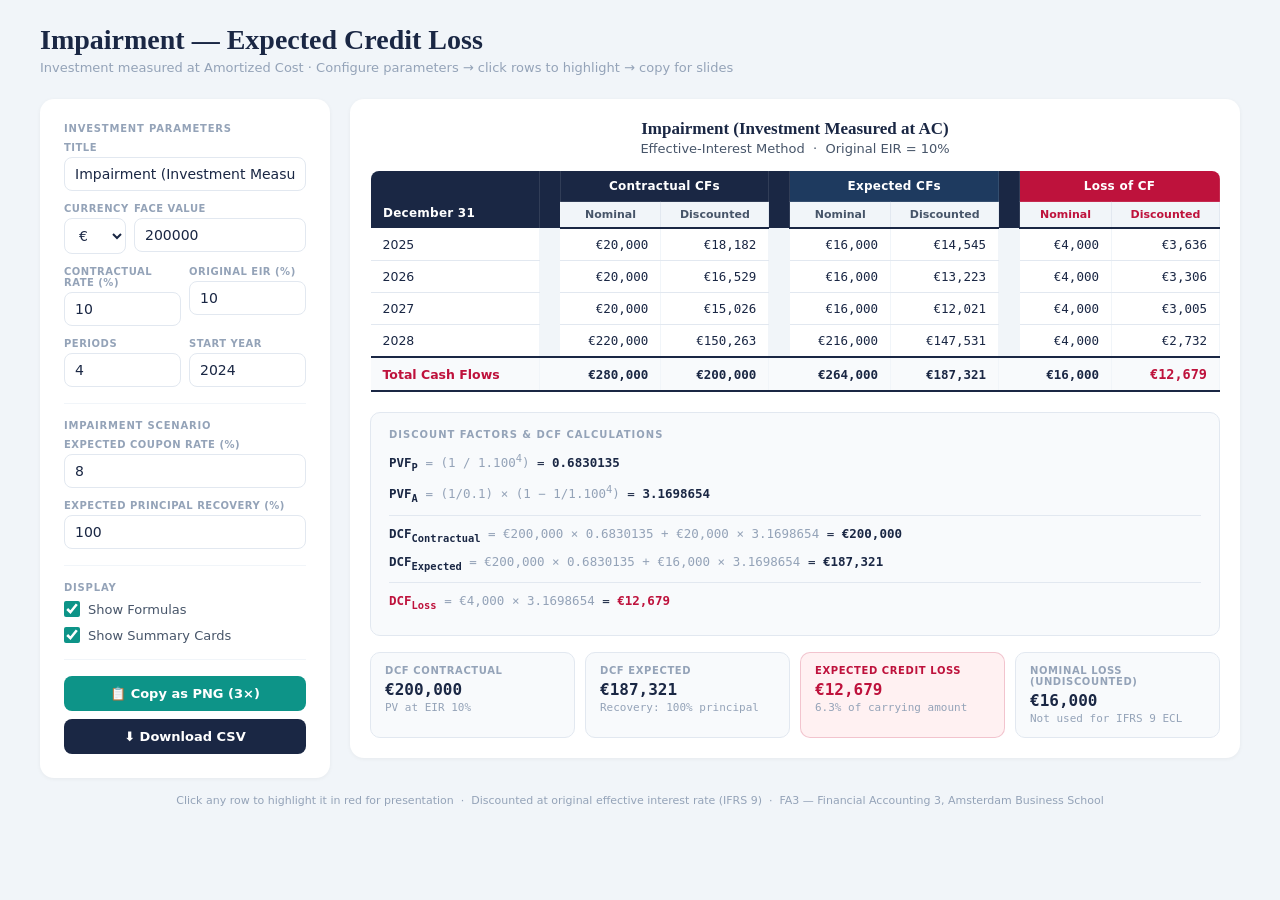
<file: tools/Impairment-ECL.html>
<!DOCTYPE html>
<html lang="en">
<head>
<meta charset="UTF-8">
<meta name="viewport" content="width=device-width, initial-scale=1.0">
<title>Impairment — Expected Credit Loss — FA3</title>
<style>
  :root {
    --navy: #1a2744;
    --teal: #0d9488;
    --teal-dark: #0f766e;
    --rose: #be123c;
    --rose-light: #fff1f2;
    --amber: #d97706;
    --blue: #2563eb;
    --blue-light: #eff6ff;
    --slate: #475569;
    --slate-light: #94a3b8;
    --border: #e2e8f0;
    --bg: #f1f5f9;
    --card: #ffffff;
    --success-bg: #f0fdf4;
    --success-text: #166534;
    --error-bg: #fef2f2;
    --error-text: #991b1b;
    --font-sans: system-ui, -apple-system, 'Segoe UI', Roboto, sans-serif;
    --font-serif: Georgia, 'Times New Roman', serif;
    --font-mono: 'SF Mono', 'Cascadia Code', Consolas, monospace;
  }

  * { box-sizing: border-box; margin: 0; padding: 0; }

  body {
    font-family: var(--font-sans);
    background: var(--bg);
    color: var(--navy);
    min-height: 100vh;
    padding: 24px 16px;
  }

  .wrapper { max-width: 1200px; margin: 0 auto; }

  .header { margin-bottom: 24px; }
  .header h1 {
    font-family: var(--font-serif);
    font-size: 28px; font-weight: 700; color: var(--navy);
    margin-bottom: 4px;
  }
  .header p { font-size: 13px; color: var(--slate-light); }

  .grid {
    display: grid;
    grid-template-columns: 290px 1fr;
    gap: 20px;
    align-items: start;
  }

  @media (max-width: 900px) {
    .grid { grid-template-columns: 1fr; }
    .controls { position: static !important; }
  }

  .panel {
    background: var(--card);
    border-radius: 14px;
    padding: 24px;
    box-shadow: 0 1px 4px rgba(0,0,0,0.05);
  }

  .controls { position: sticky; top: 16px; }

  .section-label {
    font-size: 10px; font-weight: 700; color: var(--slate-light);
    text-transform: uppercase; letter-spacing: 0.08em;
    margin-bottom: 8px;
  }

  .divider { border: none; border-top: 1px solid #f1f5f9; margin: 16px 0; }

  .fields { display: grid; gap: 12px; }
  .field label {
    display: block; font-size: 10px; font-weight: 700;
    color: var(--slate-light); text-transform: uppercase;
    letter-spacing: 0.05em; margin-bottom: 4px;
  }
  .field input, .field select {
    width: 100%; padding: 8px 10px;
    border: 1.5px solid var(--border); border-radius: 8px;
    font-size: 14px; font-family: inherit; color: var(--navy);
    outline: none; transition: border-color 0.15s;
    background: var(--card);
  }
  .field input:focus, .field select:focus { border-color: var(--teal); }

  .row-2 { display: grid; grid-template-columns: 1fr 1fr; gap: 8px; }
  .row-curr { display: grid; grid-template-columns: 62px 1fr; gap: 8px; }

  .group-label {
    font-size: 11px; font-weight: 700; color: var(--navy);
    margin-bottom: 6px; margin-top: 4px;
    padding-bottom: 4px;
    border-bottom: 1px dashed var(--border);
  }

  .toggles { display: grid; gap: 10px; }
  .toggle {
    display: flex; align-items: center; gap: 8px;
    cursor: pointer; font-size: 13px; color: var(--slate);
    user-select: none;
  }
  .toggle input { width: 16px; height: 16px; accent-color: var(--teal); cursor: pointer; }

  .actions { display: grid; gap: 8px; }
  .action-btn {
    padding: 10px 16px; border-radius: 8px; border: none;
    font-size: 13px; font-weight: 600; cursor: pointer;
    font-family: inherit; transition: all 0.15s; color: #fff;
  }
  .action-btn:active { transform: scale(0.97); }
  .btn-teal { background: var(--teal); }
  .btn-teal:hover { background: var(--teal-dark); }
  .btn-navy { background: var(--navy); }
  .btn-navy:hover { background: #0f172a; }

  .toast {
    margin-top: 12px; padding: 8px 12px; border-radius: 8px;
    font-size: 12px; font-weight: 500; text-align: center;
    animation: fadeIn 0.2s; display: none;
  }
  .toast.success { background: var(--success-bg); color: var(--success-text); }
  .toast.error { background: var(--error-bg); color: var(--error-text); }

  @keyframes fadeIn { from { opacity: 0; transform: translateY(-4px); } to { opacity: 1; transform: none; } }

  /* ── Table area ── */
  .table-wrap { padding: 20px; overflow-x: auto; }

  .schedule-title {
    font-family: var(--font-serif);
    font-size: 17px; font-weight: 700; color: var(--navy);
    text-align: center; margin-bottom: 2px;
  }
  .schedule-subtitle {
    font-size: 13px; color: var(--slate); text-align: center; margin-bottom: 14px;
  }

  /* ── Main table ── */
  table.impairment {
    width: 100%; border-collapse: collapse;
    font-size: 13px; min-width: 760px;
  }

  table.impairment thead th {
    padding: 0; text-align: center;
    font-weight: 600; font-size: 12px;
    border: 1px solid rgba(255,255,255,0.1);
  }

  /* Group header row */
  table.impairment thead tr.group-row th {
    background: var(--navy); color: #fff;
    padding: 8px 10px; font-size: 12px; font-weight: 700;
    letter-spacing: 0.02em;
  }
  table.impairment thead tr.group-row th.col-date { border-radius: 8px 0 0 0; }
  table.impairment thead tr.group-row th:last-child { border-radius: 0 8px 0 0; }

  table.impairment thead tr.group-row th.grp-contractual { background: var(--navy); }
  table.impairment thead tr.group-row th.grp-expected { background: #1e3a5f; }
  table.impairment thead tr.group-row th.grp-loss { background: var(--rose); }

  /* Sub-header row */
  table.impairment thead tr.sub-row th {
    background: #f1f5f9; color: var(--slate);
    padding: 6px 10px; font-size: 11px; font-weight: 600;
    border-bottom: 2px solid var(--navy);
    border-right: 1px solid var(--border);
  }
  table.impairment thead tr.sub-row th.sub-loss {
    color: var(--rose);
  }

  /* Separator columns */
  table.impairment .sep {
    width: 4px; padding: 0; border: none;
    background: var(--bg);
  }

  table.impairment tbody td {
    padding: 8px 12px; text-align: right;
    border-bottom: 1px solid var(--border);
    border-right: 1px solid #f1f5f9;
    font-family: var(--font-mono); font-size: 12.5px;
    transition: background 0.15s;
  }
  table.impairment tbody td:first-child {
    text-align: left; font-family: var(--font-sans); font-weight: 500;
  }
  table.impairment tbody td.sep {
    background: var(--bg); border-bottom: none; border-right: none;
  }

  table.impairment tbody tr:hover { background: #f8fafc; }
  table.impairment tbody tr { cursor: pointer; }

  table.impairment tbody tr.highlighted { background: var(--rose-light); }
  table.impairment tbody tr.highlighted td { color: var(--rose); font-weight: 700; }
  table.impairment tbody tr.highlighted td.sep { background: var(--bg); color: var(--slate); }

  /* Totals row */
  table.impairment tbody tr.row-total td {
    border-top: 2px solid var(--navy);
    border-bottom: 2.5px double var(--navy);
    font-weight: 700; font-size: 12.5px;
    background: #f8fafc;
  }
  table.impairment tbody tr.row-total td:first-child {
    color: var(--rose); font-family: var(--font-sans);
  }
  table.impairment tbody tr.row-total td.loss-disc {
    color: var(--rose); font-size: 13.5px;
  }
  table.impairment tbody tr.row-total { cursor: default; }
  table.impairment tbody tr.row-total:hover { background: #f8fafc; }

  /* ── Formulas section ── */
  .formulas {
    margin-top: 20px; padding: 16px 18px;
    background: #f8fafc; border-radius: 10px;
    border: 1px solid var(--border);
  }
  .formulas-title {
    font-size: 10px; font-weight: 700; color: var(--slate-light);
    text-transform: uppercase; letter-spacing: 0.1em; margin-bottom: 10px;
  }
  .formula-row {
    font-family: var(--font-mono); font-size: 12.5px;
    color: var(--navy); margin-bottom: 6px; line-height: 1.6;
  }
  .formula-row .f-label {
    font-weight: 700; display: inline;
  }
  .formula-row .f-muted { color: var(--slate-light); }
  .formula-row .f-result { font-weight: 700; }
  .formula-row .f-loss { color: var(--rose); font-weight: 700; }

  /* ── Summary cards ── */
  .summary {
    display: grid; grid-template-columns: repeat(auto-fit, minmax(170px, 1fr));
    gap: 10px; margin-top: 16px;
  }
  .summary-card {
    border-radius: 10px; padding: 12px 14px;
    border: 1px solid var(--border);
  }
  .summary-card.sc-neutral { background: #f8fafc; }
  .summary-card.sc-loss { background: var(--rose-light); border-color: rgba(190,18,60,0.2); }
  .summary-card .sc-label {
    font-size: 10px; font-weight: 700; color: var(--slate-light);
    text-transform: uppercase; letter-spacing: 0.06em; margin-bottom: 4px;
  }
  .summary-card.sc-loss .sc-label { color: var(--rose); }
  .summary-card .sc-value {
    font-size: 16px; font-weight: 700; color: var(--navy);
    font-family: var(--font-mono);
  }
  .summary-card.sc-loss .sc-value { color: var(--rose); }
  .summary-card .sc-detail {
    font-size: 11px; color: var(--slate-light); margin-top: 2px;
    font-family: var(--font-mono);
  }

  .footer {
    max-width: 1200px; margin: 16px auto 0;
    font-size: 11px; color: var(--slate-light); text-align: center;
  }

  @media (max-width: 500px) {
    body { padding: 12px 8px; }
    .panel { padding: 16px; }
    .header h1 { font-size: 22px; }
  }
</style>
</head>
<body>

<div class="wrapper">
  <div class="header">
    <h1>Impairment — Expected Credit Loss</h1>
    <p>Investment measured at Amortized Cost · Configure parameters → click rows to highlight → copy for slides</p>
  </div>

  <div class="grid">
    <div class="panel controls">
      <div class="section-label">Investment Parameters</div>
      <div class="fields">
        <div class="field">
          <label>Title</label>
          <input id="title" value="Impairment (Investment Measured at AC)">
        </div>
        <div class="row-curr">
          <div class="field">
            <label>Currency</label>
            <select id="currency">
              <option value="€" selected>€</option>
              <option value="$">$</option>
              <option value="£">£</option>
              <option value="¥">¥</option>
              <option value="CHF">CHF</option>
            </select>
          </div>
          <div class="field">
            <label>Face Value</label>
            <input type="number" id="faceValue" value="200000" step="10000">
          </div>
        </div>
        <div class="row-2">
          <div class="field">
            <label>Contractual Rate (%)</label>
            <input type="number" id="contractRate" value="10" step="0.5" min="0" max="30">
          </div>
          <div class="field">
            <label>Original EIR (%)</label>
            <input type="number" id="eirRate" value="10" step="0.5" min="0.5" max="30">
          </div>
        </div>
        <div class="row-2">
          <div class="field">
            <label>Periods</label>
            <input type="number" id="periods" value="4" min="1" max="20">
          </div>
          <div class="field">
            <label>Start Year</label>
            <input type="number" id="startYear" value="2024" min="1990" max="2050">
          </div>
        </div>
      </div>

      <hr class="divider">

      <div class="section-label">Impairment Scenario</div>
      <div class="fields">
        <div class="field">
          <label>Expected Coupon Rate (%)</label>
          <input type="number" id="expectedRate" value="8" step="0.5" min="0" max="30">
        </div>
        <div class="field">
          <label>Expected Principal Recovery (%)</label>
          <input type="number" id="recoveryPct" value="100" step="5" min="0" max="100">
        </div>
      </div>

      <hr class="divider">

      <div class="section-label">Display</div>
      <div class="toggles">
        <label class="toggle"><input type="checkbox" id="showFormulas" checked> Show Formulas</label>
        <label class="toggle"><input type="checkbox" id="showSummary" checked> Show Summary Cards</label>
      </div>

      <hr class="divider">

      <div class="actions">
        <button class="action-btn btn-teal" onclick="copyAsPNG()">📋 Copy as PNG (3×)</button>
        <button class="action-btn btn-navy" onclick="downloadCSV()">⬇ Download CSV</button>
      </div>
      <div id="toast" class="toast"></div>
    </div>

    <div class="panel table-wrap" id="captureArea">
      <div id="tableContainer"></div>
    </div>
  </div>

  <div class="footer">
    Click any row to highlight it in red for presentation &nbsp;·&nbsp; Discounted at original effective interest rate (IFRS 9) &nbsp;·&nbsp; FA3 — Financial Accounting 3, Amsterdam Business School
  </div>
</div>

<script>
const $ = (id) => document.getElementById(id);
const inputIds = ["title","faceValue","contractRate","eirRate","expectedRate","recoveryPct","periods","startYear","currency","showFormulas","showSummary"];

inputIds.forEach(id => {
  const el = $(id);
  el.addEventListener("input", render);
  el.addEventListener("change", render);
});

function fmt(n) { return Math.round(n).toLocaleString("en-US"); }
function pvF(r, n) { return 1 / Math.pow(1 + r, n); }
function pvAF(r, n) { return (1 - Math.pow(1 + r, -n)) / r; }
function esc(s) { return s.replace(/&/g,"&amp;").replace(/</g,"&lt;").replace(/>/g,"&gt;").replace(/"/g,"&quot;"); }

function render() {
  const title      = $("title").value;
  const faceVal    = parseFloat($("faceValue").value) || 0;
  const contractR  = parseFloat($("contractRate").value) || 0;
  const eirR       = parseFloat($("eirRate").value) || 0.5;
  const expectedR  = parseFloat($("expectedRate").value) || 0;
  const recoveryP  = Math.min(100, Math.max(0, parseFloat($("recoveryPct").value) || 100));
  const periods    = Math.max(1, Math.min(20, parseInt($("periods").value) || 4));
  const startYear  = parseInt($("startYear").value) || 2024;
  const curr       = $("currency").value;
  const showForm   = $("showFormulas").checked;
  const showSum    = $("showSummary").checked;

  const eir = eirR / 100;
  const contractCoupon = faceVal * (contractR / 100);
  const expectedCoupon = faceVal * (expectedR / 100);
  const expectedPrincipal = faceVal * (recoveryP / 100);
  const lossCoupon = contractCoupon - expectedCoupon;
  const lossPrincipal = faceVal - expectedPrincipal;

  const pvfP = pvF(eir, periods);
  const pvfA = pvAF(eir, periods);

  // Build rows
  const rows = [];
  let totContractNom = 0, totContractDisc = 0;
  let totExpectedNom = 0, totExpectedDisc = 0;
  let totLossNom = 0, totLossDisc = 0;

  for (let i = 1; i <= periods; i++) {
    const isLast = (i === periods);
    const factor = pvF(eir, i);

    const cNom = isLast ? contractCoupon + faceVal : contractCoupon;
    const cDisc = cNom * factor;

    const eNom = isLast ? expectedCoupon + expectedPrincipal : expectedCoupon;
    const eDisc = eNom * factor;

    const lNom = cNom - eNom;
    const lDisc = cDisc - eDisc;

    totContractNom += cNom;  totContractDisc += cDisc;
    totExpectedNom += eNom;  totExpectedDisc += eDisc;
    totLossNom += lNom;      totLossDisc += lDisc;

    rows.push({
      date: startYear + i,
      cNom, cDisc, eNom, eDisc, lNom, lDisc
    });
  }

  // DCF totals
  const dcfContractual = faceVal * pvfP + contractCoupon * pvfA;
  const dcfExpected = expectedPrincipal * pvfP + expectedCoupon * pvfA;
  const dcfLoss = dcfContractual - dcfExpected;

  // ── Build HTML ──
  let html = '';

  html += `<div class="schedule-title">${esc(title)}</div>`;
  html += `<div class="schedule-subtitle">Effective-Interest Method &nbsp;·&nbsp; Original EIR = ${eirR}%</div>`;

  // Table
  html += `<table class="impairment" id="impairmentTable"><thead>`;

  // Group header
  html += `<tr class="group-row">`;
  html += `<th class="col-date" rowspan="2" style="background:var(--navy);padding:8px 12px;text-align:left;color:#fff;vertical-align:bottom;">December 31</th>`;
  html += `<th class="sep" rowspan="2"></th>`;
  html += `<th class="grp-contractual" colspan="2">Contractual CFs</th>`;
  html += `<th class="sep" rowspan="2"></th>`;
  html += `<th class="grp-expected" colspan="2">Expected CFs</th>`;
  html += `<th class="sep" rowspan="2"></th>`;
  html += `<th class="grp-loss" colspan="2">Loss of CF</th>`;
  html += `</tr>`;

  // Sub header
  html += `<tr class="sub-row">`;
  html += `<th>Nominal</th><th>Discounted</th>`;
  html += `<th>Nominal</th><th>Discounted</th>`;
  html += `<th class="sub-loss">Nominal</th><th class="sub-loss">Discounted</th>`;
  html += `</tr>`;

  html += `</thead><tbody>`;

  // Data rows
  rows.forEach((r, i) => {
    html += `<tr onclick="toggleHighlight(this)">`;
    html += `<td>${r.date}</td>`;
    html += `<td class="sep"></td>`;
    html += `<td>${curr}${fmt(r.cNom)}</td>`;
    html += `<td>${curr}${fmt(r.cDisc)}</td>`;
    html += `<td class="sep"></td>`;
    html += `<td>${curr}${fmt(r.eNom)}</td>`;
    html += `<td>${curr}${fmt(r.eDisc)}</td>`;
    html += `<td class="sep"></td>`;
    html += `<td>${curr}${fmt(r.lNom)}</td>`;
    html += `<td>${curr}${fmt(r.lDisc)}</td>`;
    html += `</tr>`;
  });

  // Totals row
  html += `<tr class="row-total">`;
  html += `<td>Total Cash Flows</td>`;
  html += `<td class="sep"></td>`;
  html += `<td>${curr}${fmt(totContractNom)}</td>`;
  html += `<td style="font-weight:800">${curr}${fmt(totContractDisc)}</td>`;
  html += `<td class="sep"></td>`;
  html += `<td>${curr}${fmt(totExpectedNom)}</td>`;
  html += `<td style="font-weight:800">${curr}${fmt(totExpectedDisc)}</td>`;
  html += `<td class="sep"></td>`;
  html += `<td>${curr}${fmt(totLossNom)}</td>`;
  html += `<td class="loss-disc">${curr}${fmt(totLossDisc)}</td>`;
  html += `</tr>`;

  html += `</tbody></table>`;

  // Formulas
  if (showForm) {
    html += `<div class="formulas">`;
    html += `<div class="formulas-title">Discount Factors & DCF Calculations</div>`;

    html += `<div class="formula-row"><span class="f-label">PVF<sub>P</sub></span> <span class="f-muted">= (1 / 1.${(eirR*10).toFixed(0).padStart(1,'0')}<sup>${periods}</sup>)</span> = <span class="f-result">${pvfP.toFixed(7)}</span></div>`;
    html += `<div class="formula-row"><span class="f-label">PVF<sub>A</sub></span> <span class="f-muted">= (1/${eir}) × (1 − 1/1.${(eirR*10).toFixed(0).padStart(1,'0')}<sup>${periods}</sup>)</span> = <span class="f-result">${pvfA.toFixed(7)}</span></div>`;

    html += `<div style="border-top:1px solid var(--border);margin:8px 0;"></div>`;

    html += `<div class="formula-row"><span class="f-label">DCF<sub>Contractual</sub></span> <span class="f-muted">= ${curr}${fmt(faceVal)} × ${pvfP.toFixed(7)} + ${curr}${fmt(contractCoupon)} × ${pvfA.toFixed(7)}</span> = <span class="f-result">${curr}${fmt(dcfContractual)}</span></div>`;
    html += `<div class="formula-row"><span class="f-label">DCF<sub>Expected</sub></span> <span class="f-muted">= ${curr}${fmt(expectedPrincipal)} × ${pvfP.toFixed(7)} + ${curr}${fmt(expectedCoupon)} × ${pvfA.toFixed(7)}</span> = <span class="f-result">${curr}${fmt(dcfExpected)}</span></div>`;

    html += `<div style="border-top:1px solid var(--border);margin:8px 0;"></div>`;

    if (Math.abs(lossPrincipal) < 0.50) {
      // Loss only on annuity
      html += `<div class="formula-row"><span class="f-label f-loss">DCF<sub>Loss</sub></span> <span class="f-muted">= ${curr}${fmt(lossCoupon)} × ${pvfA.toFixed(7)}</span> = <span class="f-loss">${curr}${fmt(dcfLoss)}</span></div>`;
    } else {
      // Loss on both
      html += `<div class="formula-row"><span class="f-label f-loss">DCF<sub>Loss</sub></span> <span class="f-muted">= ${curr}${fmt(lossPrincipal)} × ${pvfP.toFixed(7)} + ${curr}${fmt(lossCoupon)} × ${pvfA.toFixed(7)}</span> = <span class="f-loss">${curr}${fmt(dcfLoss)}</span></div>`;
    }

    html += `</div>`;
  }

  // Summary cards
  if (showSum) {
    html += `<div class="summary">`;
    html += summaryCard("DCF Contractual", `${curr}${fmt(dcfContractual)}`, `PV at EIR ${eirR}%`, false);
    html += summaryCard("DCF Expected", `${curr}${fmt(dcfExpected)}`, `Recovery: ${recoveryP}% principal`, false);
    html += summaryCard("Expected Credit Loss", `${curr}${fmt(dcfLoss)}`, `${(dcfLoss/dcfContractual*100).toFixed(1)}% of carrying amount`, true);

    const nominalLoss = totContractNom - totExpectedNom;
    html += summaryCard("Nominal Loss (undiscounted)", `${curr}${fmt(nominalLoss)}`, `Not used for IFRS 9 ECL`, false);
    html += `</div>`;
  }

  $("tableContainer").innerHTML = html;
}

function summaryCard(label, value, detail, isLoss) {
  const cls = isLoss ? "summary-card sc-loss" : "summary-card sc-neutral";
  return `<div class="${cls}"><div class="sc-label">${label}</div><div class="sc-value">${value}</div><div class="sc-detail">${detail}</div></div>`;
}

function toggleHighlight(tr) {
  if (tr.classList.contains("row-total")) return;
  tr.classList.toggle("highlighted");
}

// ─── Export: Copy as PNG ───
async function copyAsPNG() {
  const area = $("captureArea");
  if (!area) return;
  try {
    const w = area.scrollWidth;
    const h = area.scrollHeight;
    const scale = 3;

    const styles = document.querySelectorAll("style");
    let cssText = "";
    styles.forEach(s => { cssText += s.textContent; });

    const svgStr = `<svg xmlns="http://www.w3.org/2000/svg" width="${w}" height="${h}">
      <foreignObject width="100%" height="100%">
        <div xmlns="http://www.w3.org/1999/xhtml" style="font-family:system-ui,-apple-system,'Segoe UI',Roboto,sans-serif;">
          <style>${cssText}
          .table-wrap{padding:20px;background:#fff;border-radius:0;box-shadow:none;}
          </style>
          ${area.innerHTML}
        </div>
      </foreignObject>
    </svg>`;

    const canvas = document.createElement("canvas");
    canvas.width = w * scale;
    canvas.height = h * scale;
    const ctx = canvas.getContext("2d");
    ctx.scale(scale, scale);

    const img = new Image();
    const blob = new Blob([svgStr], { type: "image/svg+xml;charset=utf-8" });
    const url = URL.createObjectURL(blob);

    await new Promise((res, rej) => { img.onload = res; img.onerror = rej; img.src = url; });
    ctx.fillStyle = "#ffffff";
    ctx.fillRect(0, 0, w, h);
    ctx.drawImage(img, 0, 0, w, h);
    URL.revokeObjectURL(url);

    canvas.toBlob(async (b) => {
      try {
        await navigator.clipboard.write([ new ClipboardItem({ "image/png": b }) ]);
        showToast("Copied to clipboard!", "success");
      } catch {
        const a = document.createElement("a");
        a.href = URL.createObjectURL(b);
        a.download = "impairment_ecl.png";
        a.click();
        showToast("Downloaded as PNG (clipboard not available)", "success");
      }
    }, "image/png");
  } catch (err) {
    showToast("Error: " + err.message, "error");
  }
}

// ─── Export: Download CSV ───
function downloadCSV() {
  const faceVal    = parseFloat($("faceValue").value) || 0;
  const contractR  = parseFloat($("contractRate").value) || 0;
  const eirR       = parseFloat($("eirRate").value) || 0.5;
  const expectedR  = parseFloat($("expectedRate").value) || 0;
  const recoveryP  = parseFloat($("recoveryPct").value) || 100;
  const periods    = Math.max(1, Math.min(20, parseInt($("periods").value) || 4));
  const startYear  = parseInt($("startYear").value) || 2024;
  const eir = eirR / 100;
  const cc = faceVal * (contractR / 100);
  const ec = faceVal * (expectedR / 100);
  const ep = faceVal * (recoveryP / 100);

  let csv = "Date,Contract Nominal,Contract Discounted,Expected Nominal,Expected Discounted,Loss Nominal,Loss Discounted\n";
  for (let i = 1; i <= periods; i++) {
    const f = pvF(eir, i);
    const isLast = i === periods;
    const cN = isLast ? cc + faceVal : cc;
    const eN = isLast ? ec + ep : ec;
    csv += `Dec 31 ${startYear+i},${Math.round(cN)},${Math.round(cN*f)},${Math.round(eN)},${Math.round(eN*f)},${Math.round(cN-eN)},${Math.round((cN-eN)*f)}\n`;
  }

  const blob = new Blob([csv], { type: "text/csv" });
  const a = document.createElement("a");
  a.href = URL.createObjectURL(blob);
  a.download = "impairment_ecl.csv";
  a.click();
  showToast("CSV downloaded", "success");
}

function showToast(msg, type) {
  const el = $("toast");
  el.className = "toast " + type;
  el.textContent = msg;
  el.style.display = "block";
  setTimeout(() => { el.style.display = "none"; }, 2500);
}

render();
</script>
</body>
</html>
</file>
<file: docs/site_libs/quarto-html/tippy.css>
.tippy-box[data-animation=fade][data-state=hidden]{opacity:0}[data-tippy-root]{max-width:calc(100vw - 10px)}.tippy-box{position:relative;background-color:#333;color:#fff;border-radius:4px;font-size:14px;line-height:1.4;white-space:normal;outline:0;transition-property:transform,visibility,opacity}.tippy-box[data-placement^=top]>.tippy-arrow{bottom:0}.tippy-box[data-placement^=top]>.tippy-arrow:before{bottom:-7px;left:0;border-width:8px 8px 0;border-top-color:initial;transform-origin:center top}.tippy-box[data-placement^=bottom]>.tippy-arrow{top:0}.tippy-box[data-placement^=bottom]>.tippy-arrow:before{top:-7px;left:0;border-width:0 8px 8px;border-bottom-color:initial;transform-origin:center bottom}.tippy-box[data-placement^=left]>.tippy-arrow{right:0}.tippy-box[data-placement^=left]>.tippy-arrow:before{border-width:8px 0 8px 8px;border-left-color:initial;right:-7px;transform-origin:center left}.tippy-box[data-placement^=right]>.tippy-arrow{left:0}.tippy-box[data-placement^=right]>.tippy-arrow:before{left:-7px;border-width:8px 8px 8px 0;border-right-color:initial;transform-origin:center right}.tippy-box[data-inertia][data-state=visible]{transition-timing-function:cubic-bezier(.54,1.5,.38,1.11)}.tippy-arrow{width:16px;height:16px;color:#333}.tippy-arrow:before{content:"";position:absolute;border-color:transparent;border-style:solid}.tippy-content{position:relative;padding:5px 9px;z-index:1}
</file>
<file: docs/site_libs/quarto-html/quarto-syntax-highlighting-7b89279ff1a6dce999919e0e67d4d9ec.css>
/* quarto syntax highlight colors */
:root {
  --quarto-hl-ot-color: #003B4F;
  --quarto-hl-at-color: #657422;
  --quarto-hl-ss-color: #20794D;
  --quarto-hl-an-color: #5E5E5E;
  --quarto-hl-fu-color: #4758AB;
  --quarto-hl-st-color: #20794D;
  --quarto-hl-cf-color: #003B4F;
  --quarto-hl-op-color: #5E5E5E;
  --quarto-hl-er-color: #AD0000;
  --quarto-hl-bn-color: #AD0000;
  --quarto-hl-al-color: #AD0000;
  --quarto-hl-va-color: #111111;
  --quarto-hl-bu-color: inherit;
  --quarto-hl-ex-color: inherit;
  --quarto-hl-pp-color: #AD0000;
  --quarto-hl-in-color: #5E5E5E;
  --quarto-hl-vs-color: #20794D;
  --quarto-hl-wa-color: #5E5E5E;
  --quarto-hl-do-color: #5E5E5E;
  --quarto-hl-im-color: #00769E;
  --quarto-hl-ch-color: #20794D;
  --quarto-hl-dt-color: #AD0000;
  --quarto-hl-fl-color: #AD0000;
  --quarto-hl-co-color: #5E5E5E;
  --quarto-hl-cv-color: #5E5E5E;
  --quarto-hl-cn-color: #8f5902;
  --quarto-hl-sc-color: #5E5E5E;
  --quarto-hl-dv-color: #AD0000;
  --quarto-hl-kw-color: #003B4F;
}

/* other quarto variables */
:root {
  --quarto-font-monospace: SFMono-Regular, Menlo, Monaco, Consolas, "Liberation Mono", "Courier New", monospace;
}

/* syntax highlight based on Pandoc's rules */
pre > code.sourceCode > span {
  color: #003B4F;
}

code.sourceCode > span {
  color: #003B4F;
}

div.sourceCode,
div.sourceCode pre.sourceCode {
  color: #003B4F;
}

/* Normal */
code span {
  color: #003B4F;
}

/* Alert */
code span.al {
  color: #AD0000;
  font-style: inherit;
}

/* Annotation */
code span.an {
  color: #5E5E5E;
  font-style: inherit;
}

/* Attribute */
code span.at {
  color: #657422;
  font-style: inherit;
}

/* BaseN */
code span.bn {
  color: #AD0000;
  font-style: inherit;
}

/* BuiltIn */
code span.bu {
  font-style: inherit;
}

/* ControlFlow */
code span.cf {
  color: #003B4F;
  font-weight: bold;
  font-style: inherit;
}

/* Char */
code span.ch {
  color: #20794D;
  font-style: inherit;
}

/* Constant */
code span.cn {
  color: #8f5902;
  font-style: inherit;
}

/* Comment */
code span.co {
  color: #5E5E5E;
  font-style: inherit;
}

/* CommentVar */
code span.cv {
  color: #5E5E5E;
  font-style: italic;
}

/* Documentation */
code span.do {
  color: #5E5E5E;
  font-style: italic;
}

/* DataType */
code span.dt {
  color: #AD0000;
  font-style: inherit;
}

/* DecVal */
code span.dv {
  color: #AD0000;
  font-style: inherit;
}

/* Error */
code span.er {
  color: #AD0000;
  font-style: inherit;
}

/* Extension */
code span.ex {
  font-style: inherit;
}

/* Float */
code span.fl {
  color: #AD0000;
  font-style: inherit;
}

/* Function */
code span.fu {
  color: #4758AB;
  font-style: inherit;
}

/* Import */
code span.im {
  color: #00769E;
  font-style: inherit;
}

/* Information */
code span.in {
  color: #5E5E5E;
  font-style: inherit;
}

/* Keyword */
code span.kw {
  color: #003B4F;
  font-weight: bold;
  font-style: inherit;
}

/* Operator */
code span.op {
  color: #5E5E5E;
  font-style: inherit;
}

/* Other */
code span.ot {
  color: #003B4F;
  font-style: inherit;
}

/* Preprocessor */
code span.pp {
  color: #AD0000;
  font-style: inherit;
}

/* SpecialChar */
code span.sc {
  color: #5E5E5E;
  font-style: inherit;
}

/* SpecialString */
code span.ss {
  color: #20794D;
  font-style: inherit;
}

/* String */
code span.st {
  color: #20794D;
  font-style: inherit;
}

/* Variable */
code span.va {
  color: #111111;
  font-style: inherit;
}

/* VerbatimString */
code span.vs {
  color: #20794D;
  font-style: inherit;
}

/* Warning */
code span.wa {
  color: #5E5E5E;
  font-style: italic;
}

.prevent-inlining {
  content: "</";
}

/*# sourceMappingURL=3944bc705cfaf4c80e56f77c5205168a.css.map */
</file>
<file: docs/styles.css>
/* FA3 Tools Site — Custom Styles */

/* Landing page */
.hero {
  text-align: center;
  padding: 3rem 1rem;
}

.hero h1 {
  font-size: 2.4rem;
  color: #1a2744;
  margin-bottom: 0.5rem;
}

.hero .subtitle {
  font-size: 1.1rem;
  color: #64748b;
  margin-bottom: 2.5rem;
}

.tool-grid {
  display: grid;
  grid-template-columns: repeat(3, 1fr);
  gap: 1.5rem;
  max-width: 960px;
  margin: 0 auto;
}

@media (max-width: 768px) {
  .tool-grid {
    grid-template-columns: 1fr;
  }
}

.tool-card {
  background: #ffffff;
  border: 1px solid #e2e8f0;
  border-radius: 12px;
  padding: 1.8rem;
  text-align: left;
  transition: box-shadow 0.2s ease, transform 0.2s ease;
  text-decoration: none;
  color: inherit;
  display: block;
}

.tool-card:hover {
  box-shadow: 0 4px 20px rgba(0, 0, 0, 0.08);
  transform: translateY(-2px);
  text-decoration: none;
  color: inherit;
}

.tool-card .icon {
  font-size: 2rem;
  margin-bottom: 0.8rem;
}

.tool-card h3 {
  font-size: 1.15rem;
  color: #1a2744;
  margin-bottom: 0.4rem;
}

.tool-card p {
  font-size: 0.9rem;
  color: #64748b;
  line-height: 1.5;
}

/* Iframe embed pages — break out of Quarto's container */
.tool-embed {
  width: 100vw;
  height: 90vh;
  border: none;
  margin-left: calc(-50vw + 50%);
  display: block;
}

.embed-note {
  font-size: 0.85rem;
  color: #94a3b8;
  text-align: center;
  margin-top: 0.5rem;
}
</file>
